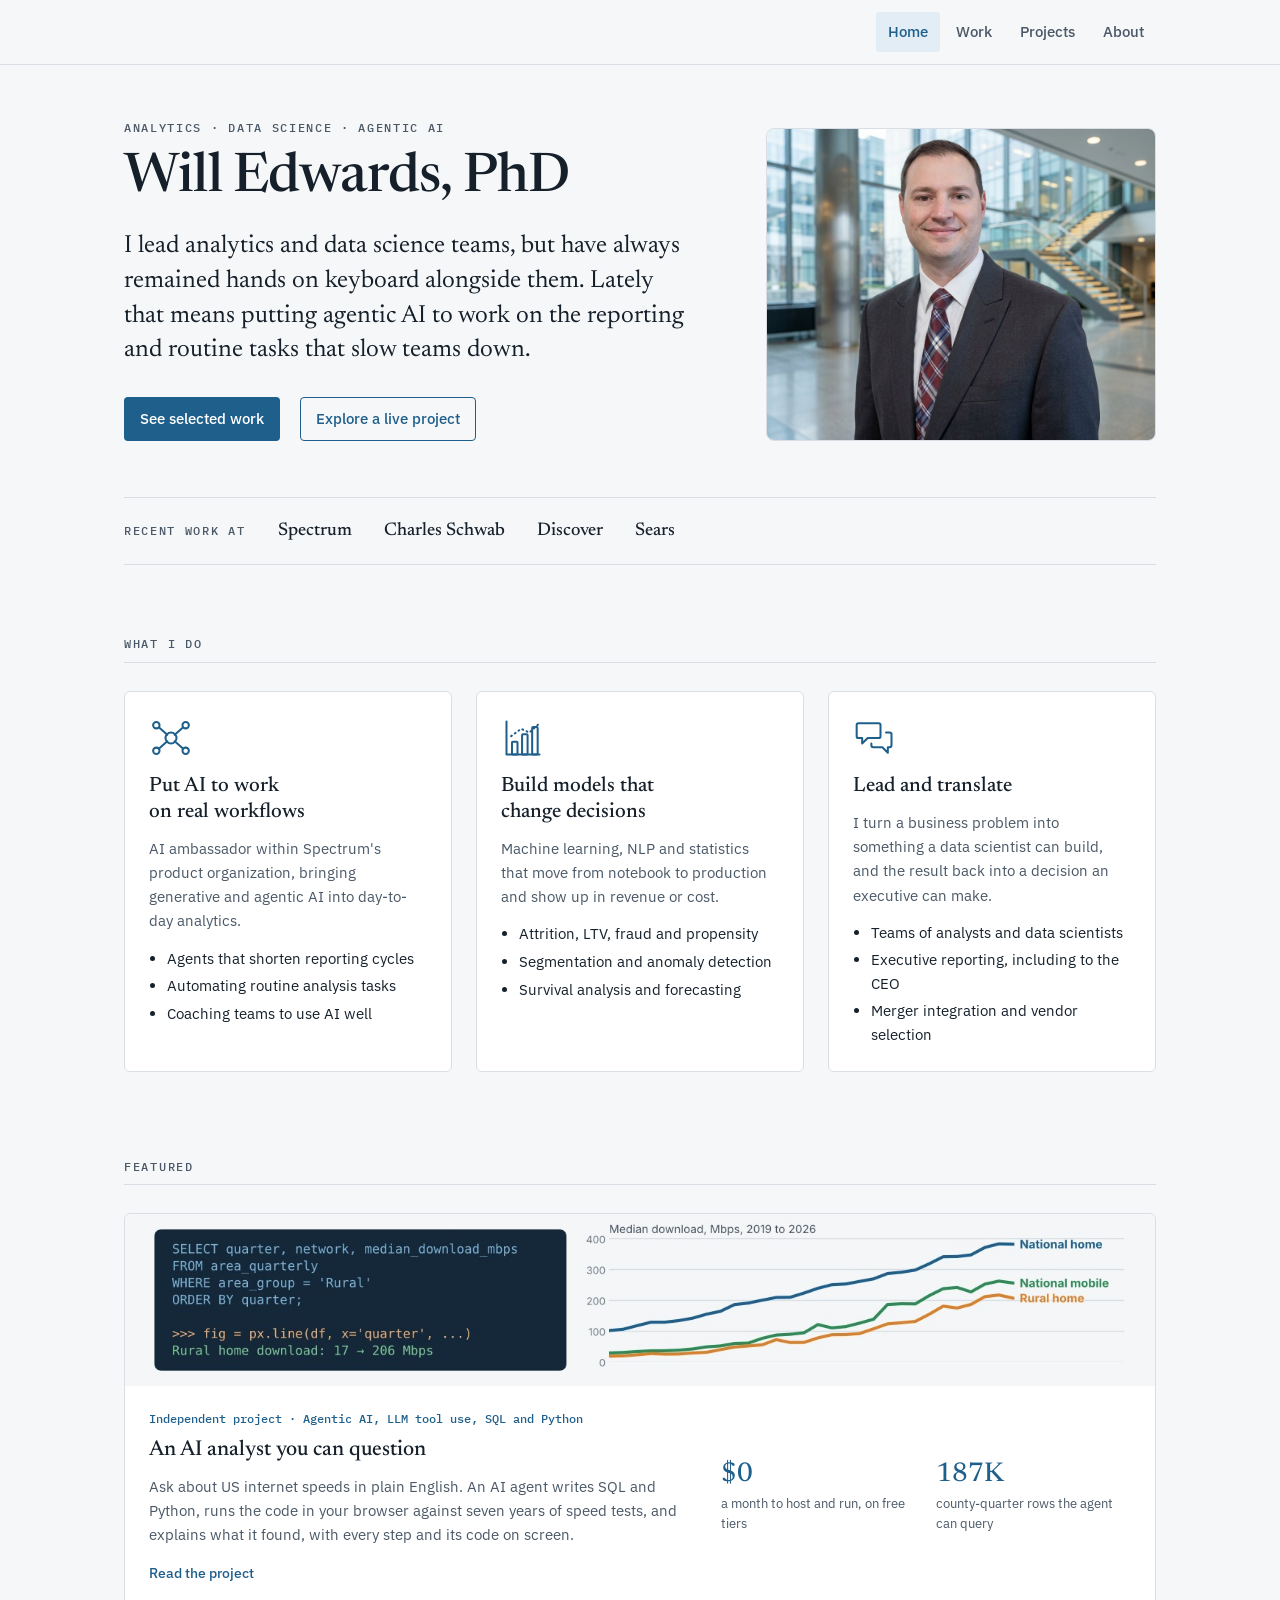
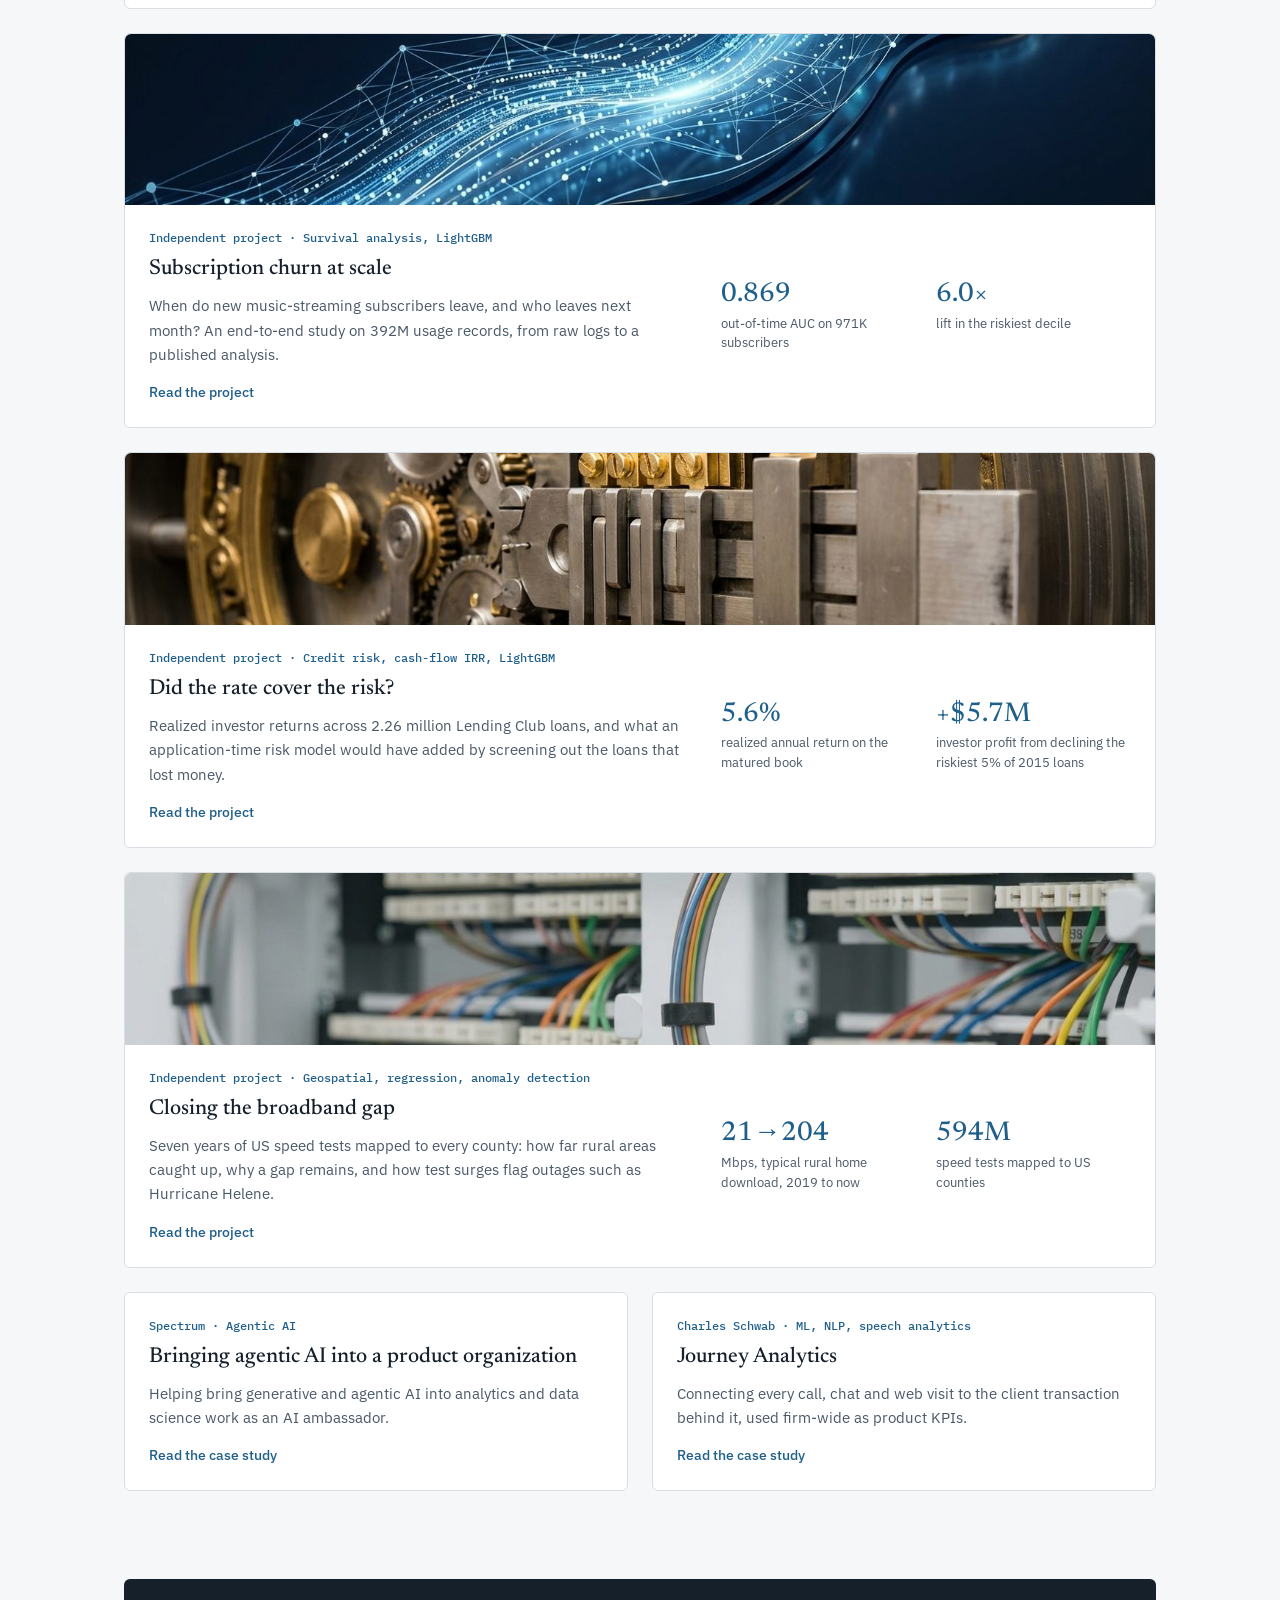
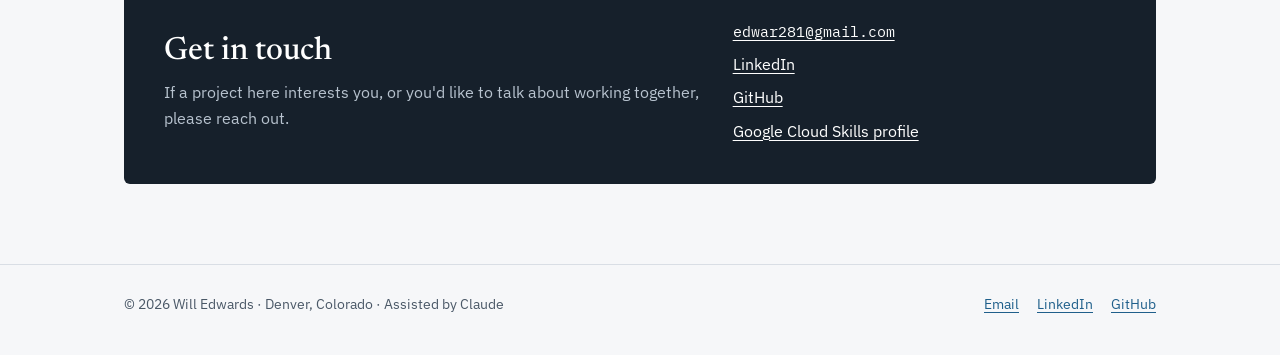
<file: index.html>
<!doctype html>
<html lang="en">
<head>
<meta charset="utf-8">
<meta name="viewport" content="width=device-width, initial-scale=1">
<title>Will Edwards, PhD | Analytics, Data Science & AI</title>
<meta name="description" content="Will Edwards leads analytics and data science teams and puts agentic AI to work on reporting and routine analysis.">
<meta property="og:title" content="Will Edwards, PhD | Analytics, Data Science & AI">
<meta property="og:description" content="Will Edwards leads analytics and data science teams and puts agentic AI to work on reporting and routine analysis.">
<meta property="og:type" content="website">
<link rel="icon" href="assets/favicon.svg" type="image/svg+xml">
<link rel="preconnect" href="https://fonts.googleapis.com">
<link rel="preconnect" href="https://fonts.gstatic.com" crossorigin>
<link rel="stylesheet" href="https://fonts.googleapis.com/css2?family=Newsreader:opsz,wght@6..72,400;6..72,500&family=IBM+Plex+Sans:wght@400;500;600&family=IBM+Plex+Mono:wght@400;500&display=swap">
<link rel="stylesheet" href="assets/site.css?v=c409feef">
</head>
<body>
<a class="skip" href="#main">Skip to content</a>
<header class="site-head">
  <div class="container">
    <span></span>
    <nav aria-label="Main">
      <ul class="nav">
        <li><a href="index.html" aria-current="page">Home</a></li>
        <li><a href="work.html">Work</a></li>
        <li><a href="projects.html">Projects</a></li>
        <li><a href="about.html">About</a></li>
      </ul>
    </nav>
  </div>
</header>
<main id="main" class="container">
<section class="hero">
  <div>
    <p class="eyebrow">Analytics &middot; Data science &middot; Agentic AI</p>
    <h1>Will Edwards, PhD
    </h1>
    <p class="lead">I lead analytics and data science teams, but have always remained hands on keyboard alongside them. Lately that means putting agentic AI to work on the reporting and routine tasks that slow teams down.</p>
    <p class="actions">
      <a class="btn" href="work.html">See selected work</a>
      <a class="btn ghost" href="projects.html">Explore a live project</a>
    </p>
  </div>
  <figure class="portrait"><img src="assets/headshot.jpg" width="960" height="768" alt="Will Edwards"></figure>
</section>

<div class="employers" aria-label="Recent employers">
  <p class="eyebrow">Recent work at</p>
  <span>Spectrum</span><span>Charles Schwab</span><span>Discover</span><span>Sears</span>
</div>

<section aria-labelledby="what-title">
  <h2 class="section-title" id="what-title">What I do</h2>
  <div class="pillars">
    <article class="pillar">
      <svg class="ico" viewBox="0 0 48 48" width="44" height="44" fill="none" stroke="currentColor" stroke-width="2.2" stroke-linecap="round" stroke-linejoin="round" aria-hidden="true"><circle cx="24" cy="24" r="6"/><circle cx="8" cy="10" r="3.5"/><circle cx="40" cy="10" r="3.5"/><circle cx="8" cy="38" r="3.5"/><circle cx="40" cy="38" r="3.5"/><path d="M11 12.5l9 8M37 12.5l-9 8M11 35.5l9-8M37 35.5l-9-8"/></svg>
      <h3>Put AI to work on real workflows</h3>
      <p>AI ambassador within Spectrum's product organization, bringing generative and agentic AI into day-to-day analytics.</p>
      <ul><li>Agents that shorten reporting cycles</li><li>Automating routine analysis tasks</li><li>Coaching teams to use AI well</li></ul>
    </article>
    <article class="pillar">
      <svg class="ico" viewBox="0 0 48 48" width="44" height="44" fill="none" stroke="currentColor" stroke-width="2.2" stroke-linecap="round" stroke-linejoin="round" aria-hidden="true"><path d="M6 6v36h36"/><rect x="12" y="28" width="6" height="14" rx="1"/><rect x="23" y="20" width="6" height="22" rx="1"/><rect x="34" y="12" width="6" height="30" rx="1"/><path d="M11 22l11-8 9 4 11-10" stroke-dasharray="1 4"/></svg>
      <h3>Build models that change decisions</h3>
      <p>Machine learning, NLP and statistics that move from notebook to production and show up in revenue or cost.</p>
      <ul><li>Attrition, LTV, fraud and propensity</li><li>Segmentation and anomaly detection</li><li>Survival analysis and forecasting</li></ul>
    </article>
    <article class="pillar">
      <svg class="ico" viewBox="0 0 48 48" width="44" height="44" fill="none" stroke="currentColor" stroke-width="2.2" stroke-linecap="round" stroke-linejoin="round" aria-hidden="true"><path d="M6 8h22a2 2 0 012 2v12a2 2 0 01-2 2H16l-6 6v-6H6a2 2 0 01-2-2V10a2 2 0 012-2z"/><path d="M20 30v2a2 2 0 002 2h10l6 6v-6h2a2 2 0 002-2V20a2 2 0 00-2-2h-4"/></svg>
      <h3>Lead and translate</h3>
      <p>I turn a business problem into something a data scientist can build, and the result back into a decision an executive can make.</p>
      <ul><li>Teams of analysts and data scientists</li><li>Executive reporting, including to the CEO</li><li>Merger integration and vendor selection</li></ul>
    </article>
  </div>
</section>

<section aria-labelledby="featured-title">
  <h2 class="section-title" id="featured-title">Featured</h2>
  <div class="cards">
    <a class="card feature" href="projects.html#ai-analyst">
      <img class="card-img" src="assets/proj-analyst.jpg" width="1400" height="280" alt="">
      <div class="body">
        <span class="meta">Independent project &middot; Agentic AI, LLM tool use, SQL and Python</span>
        <h3>An AI analyst you can question</h3>
        <p>Ask about US internet speeds in plain English. An AI agent writes SQL and Python, runs the code in your browser against seven years of speed tests, and explains what it found, with every step and its code on screen.</p>
        <span class="more">Read the project</span>
      </div>
      <dl class="kpis" style="grid-template-columns:repeat(2,minmax(0,1fr))">
        <div><dt>$0</dt><dd>a month to host and run, on free tiers</dd></div>
        <div><dt>187K</dt><dd>county-quarter rows the agent can query</dd></div>
      </dl>
    </a>
    <a class="card feature" href="projects.html#kkbox-churn">
      <img class="card-img" src="assets/proj-kkbox.jpg" width="1400" height="280" alt="">
      <div class="body">
        <span class="meta">Independent project &middot; Survival analysis, LightGBM</span>
        <h3>Subscription churn at scale</h3>
        <p>When do new music-streaming subscribers leave, and who leaves next month? An end-to-end study on 392M usage records, from raw logs to a published analysis.</p>
        <span class="more">Read the project</span>
      </div>
      <dl class="kpis" style="grid-template-columns:repeat(2,minmax(0,1fr))">
        <div><dt>0.869</dt><dd>out-of-time AUC on 971K subscribers</dd></div>
        <div><dt>6.0&times;</dt><dd>lift in the riskiest decile</dd></div>
      </dl>
    </a>
    <a class="card feature" href="projects.html#lending-club-credit">
      <img class="card-img" src="assets/proj-lending.jpg" width="1400" height="280" alt="">
      <div class="body">
        <span class="meta">Independent project &middot; Credit risk, cash-flow IRR, LightGBM</span>
        <h3>Did the rate cover the risk?</h3>
        <p>Realized investor returns across 2.26 million Lending Club loans, and what an application-time risk model would have added by screening out the loans that lost money.</p>
        <span class="more">Read the project</span>
      </div>
      <dl class="kpis" style="grid-template-columns:repeat(2,minmax(0,1fr))">
        <div><dt>5.6%</dt><dd>realized annual return on the matured book</dd></div>
        <div><dt>+$5.7M</dt><dd>investor profit from declining the riskiest 5% of 2015 loans</dd></div>
      </dl>
    </a>
    <a class="card feature" href="projects.html#ookla-broadband">
      <img class="card-img" src="assets/proj-broadband.jpg" width="1400" height="280" alt="">
      <div class="body">
        <span class="meta">Independent project &middot; Geospatial, regression, anomaly detection</span>
        <h3>Closing the broadband gap</h3>
        <p>Seven years of US speed tests mapped to every county: how far rural areas caught up, why a gap remains, and how test surges flag outages such as Hurricane Helene.</p>
        <span class="more">Read the project</span>
      </div>
      <dl class="kpis" style="grid-template-columns:repeat(2,minmax(0,1fr))">
        <div><dt>21&rarr;204</dt><dd>Mbps, typical rural home download, 2019 to now</dd></div>
        <div><dt>594M</dt><dd>speed tests mapped to US counties</dd></div>
      </dl>
    </a>
    <a class="card" href="work.html#ai-transformation">
      <span class="meta">Spectrum &middot; Agentic AI</span>
      <h3>Bringing agentic AI into a product organization</h3>
      <p>Helping bring generative and agentic AI into analytics and data science work as an AI ambassador.</p>
      <span class="more">Read the case study</span>
    </a>
    <a class="card" href="work.html#journey-analytics">
      <span class="meta">Charles Schwab &middot; ML, NLP, speech analytics</span>
      <h3>Journey Analytics</h3>
      <p>Connecting every call, chat and web visit to the client transaction behind it, used firm-wide as product KPIs.</p>
      <span class="more">Read the case study</span>
    </a>
  </div>
</section>

<section class="contact" aria-labelledby="contact-title">
  <div>
    <h2 id="contact-title">Get in touch</h2>
    <p>If a project here interests you, or you'd like to talk about working together, please reach out.</p>
  </div>
  <ul>
    <li class="email"><a href="mailto:edwar281@gmail.com">edwar281@gmail.com</a></li>
    <li><a href="https://www.linkedin.com/in/williamaedwards" rel="noopener">LinkedIn</a></li>
    <li><a href="https://github.com/edwar281" rel="noopener">GitHub</a></li>
    <li><a href="https://www.cloudskillsboost.google/public_profiles/9ac31947-fc91-422f-a510-274ea5ed46ab" rel="noopener">Google Cloud Skills profile</a></li>
  </ul>
</section>
</main>
<footer class="site-foot">
  <div class="container">
    <span>&copy; 2026 Will Edwards &middot; Denver, Colorado &middot; Assisted by Claude</span>
    <ul>
      <li><a href="mailto:edwar281@gmail.com">Email</a></li>
      <li><a href="https://www.linkedin.com/in/williamaedwards" rel="noopener">LinkedIn</a></li>
      <li><a href="https://github.com/edwar281" rel="noopener">GitHub</a></li>
    </ul>
  </div>
</footer>
</body>
</html>
</file>
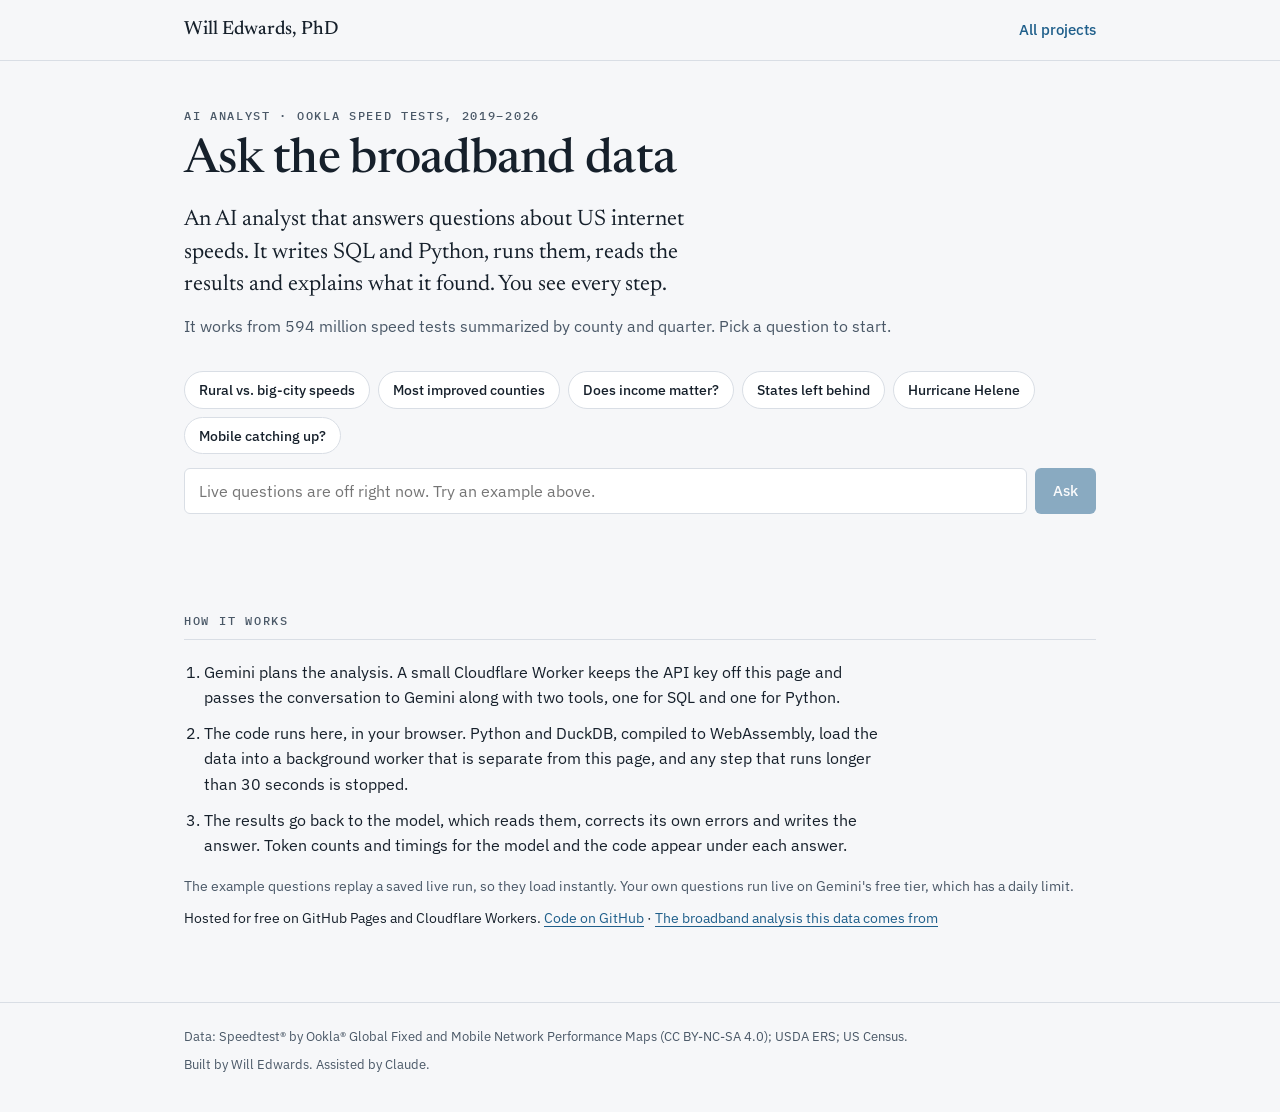
<file: ai-analyst/index.html>
<!doctype html>
<html lang="en">
<head>
<meta charset="utf-8">
<meta name="viewport" content="width=device-width, initial-scale=1">
<title>Broadband Analyst | Will Edwards</title>
<meta name="description" content="An AI analyst that writes SQL and Python against seven years of US internet speed tests, and shows every step.">
<link rel="icon" href="data:image/svg+xml,%3Csvg xmlns='http://www.w3.org/2000/svg' viewBox='0 0 32 32'%3E%3Crect width='32' height='32' rx='6' fill='%231f5f8b'/%3E%3Ctext x='16' y='22' font-family='Georgia,serif' font-size='17' fill='%23fff' text-anchor='middle'%3EWE%3C/text%3E%3C/svg%3E">
<link rel="preconnect" href="https://fonts.googleapis.com">
<link rel="preconnect" href="https://fonts.gstatic.com" crossorigin>
<link rel="stylesheet" href="https://fonts.googleapis.com/css2?family=Newsreader:opsz,wght@6..72,400;6..72,500&family=IBM+Plex+Sans:wght@400;500;600&family=IBM+Plex+Mono:wght@400;500&display=swap">
<link rel="stylesheet" href="style.css">
</head>
<body>
<header class="site-head">
  <div class="container">
    <a class="brand" href="https://edwar281.github.io/public/">Will Edwards, PhD</a>
    <a class="back" href="https://edwar281.github.io/public/projects.html">All projects</a>
  </div>
</header>

<main class="container">
  <section class="intro">
    <p class="eyebrow">AI analyst &middot; Ookla speed tests, 2019&ndash;2026</p>
    <h1>Ask the broadband data</h1>
    <p class="lead">An AI analyst that answers questions about US internet speeds. It writes SQL and Python, runs them, reads the results and explains what it found. You see every step.</p>
    <p class="muted">It works from 594 million speed tests summarized by county and quarter. Pick a question to start.</p>
  </section>

  <section class="ask" aria-label="Ask a question">
    <div class="chips" id="chips" role="list"></div>
    <form id="ask-form" class="ask-form">
      <label class="sr-only" for="question">Your question</label>
      <input id="question" name="question" maxlength="500" autocomplete="off"
             placeholder="Or ask your own, e.g. Which Colorado counties have the slowest home internet?">
      <button type="submit" class="btn" id="ask-btn">Ask</button>
    </form>
    <p class="status" id="status" aria-live="polite"></p>
  </section>

  <section id="run" class="run" aria-live="polite"></section>

  <section class="how">
    <h2 class="section-title">How it works</h2>
    <ol class="flow">
      <li>Gemini plans the analysis. A small Cloudflare Worker keeps the API key off this page and passes the conversation to Gemini along with two tools, one for SQL and one for Python.</li>
      <li>The code runs here, in your browser. Python and DuckDB, compiled to WebAssembly, load the data into a background worker that is separate from this page, and any step that runs longer than 30 seconds is stopped.</li>
      <li>The results go back to the model, which reads them, corrects its own errors and writes the answer. Token counts and timings for the model and the code appear under each answer.</li>
    </ol>
    <p class="muted small">The example questions replay a saved live run, so they load instantly. Your own questions run live on Gemini's free tier, which has a daily limit.</p>
    <p class="small">Hosted for free on GitHub Pages and Cloudflare Workers. <a href="https://github.com/edwar281/public/tree/main/ai-analyst">Code on GitHub</a> &middot; <a href="https://edwar281.github.io/public/ookla-broadband/dashboard/">The broadband analysis this data comes from</a></p>
  </section>
</main>

<footer class="site-foot">
  <div class="container">
    <span>Data: Speedtest&reg; by Ookla&reg; Global Fixed and Mobile Network Performance Maps (CC BY-NC-SA 4.0); USDA ERS; US Census.</span>
    <span>Built by Will Edwards. Assisted by Claude.</span>
  </div>
</footer>

<template id="step-tpl">
  <article class="step">
    <header><span class="badge"></span><span class="purpose"></span></header>
    <details class="code"><summary>Show code</summary><pre><code></code></pre></details>
    <div class="output"><p class="pending">Running&hellip;</p></div>
  </article>
</template>

<script src="config.js"></script>
<script src="app.js"></script>
</body>
</html>
</file>
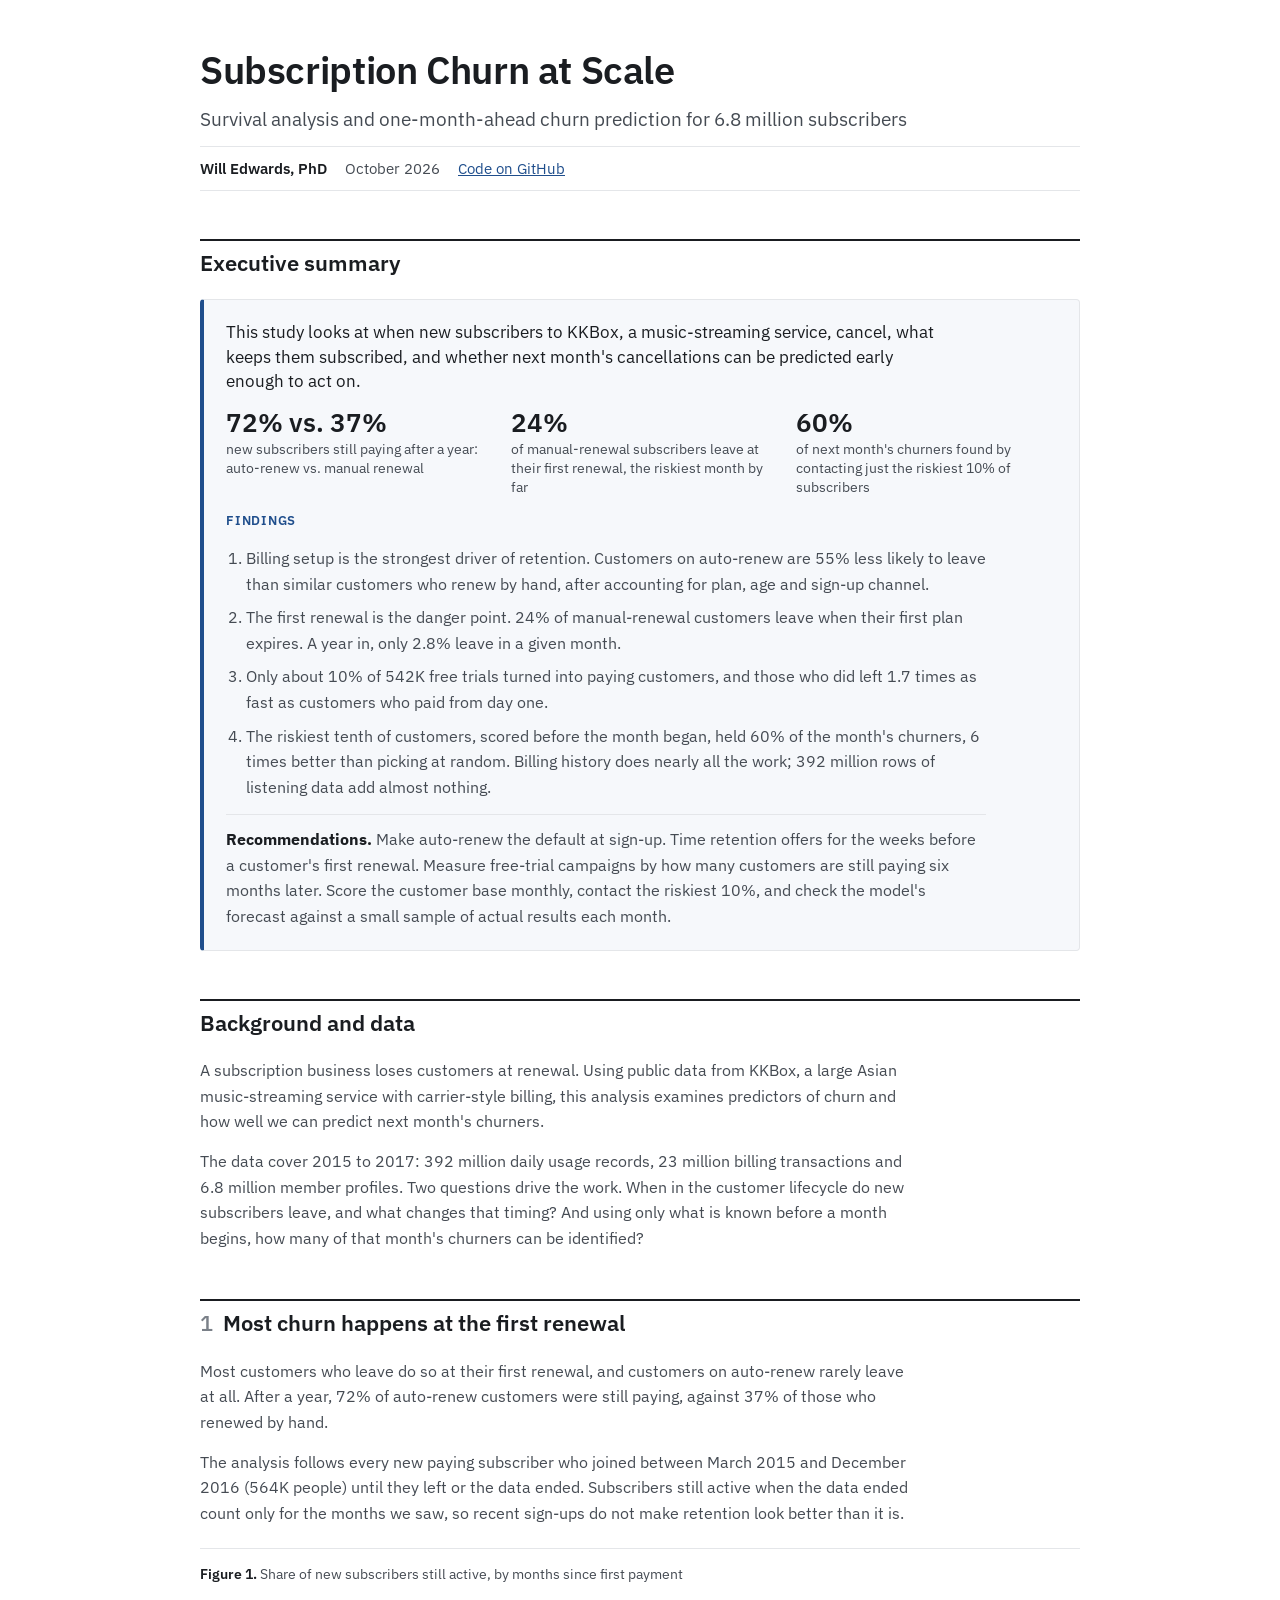
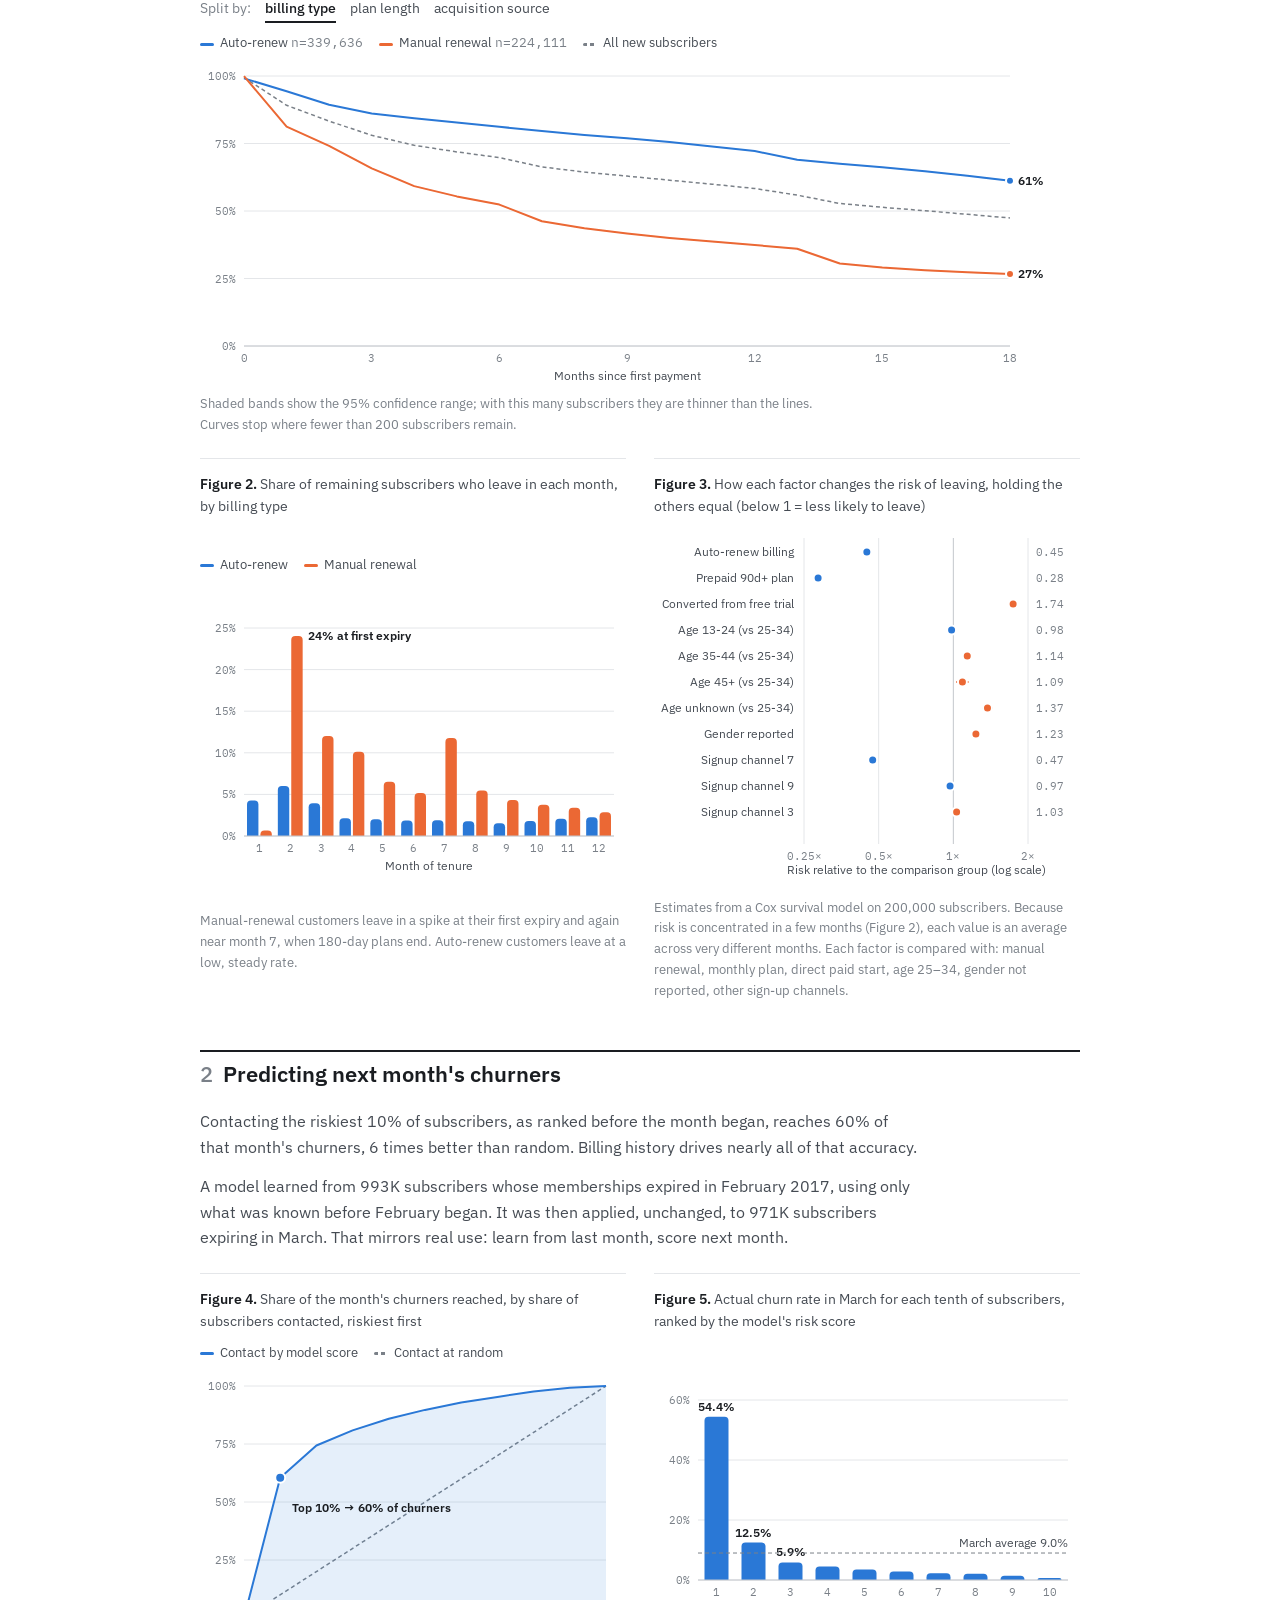
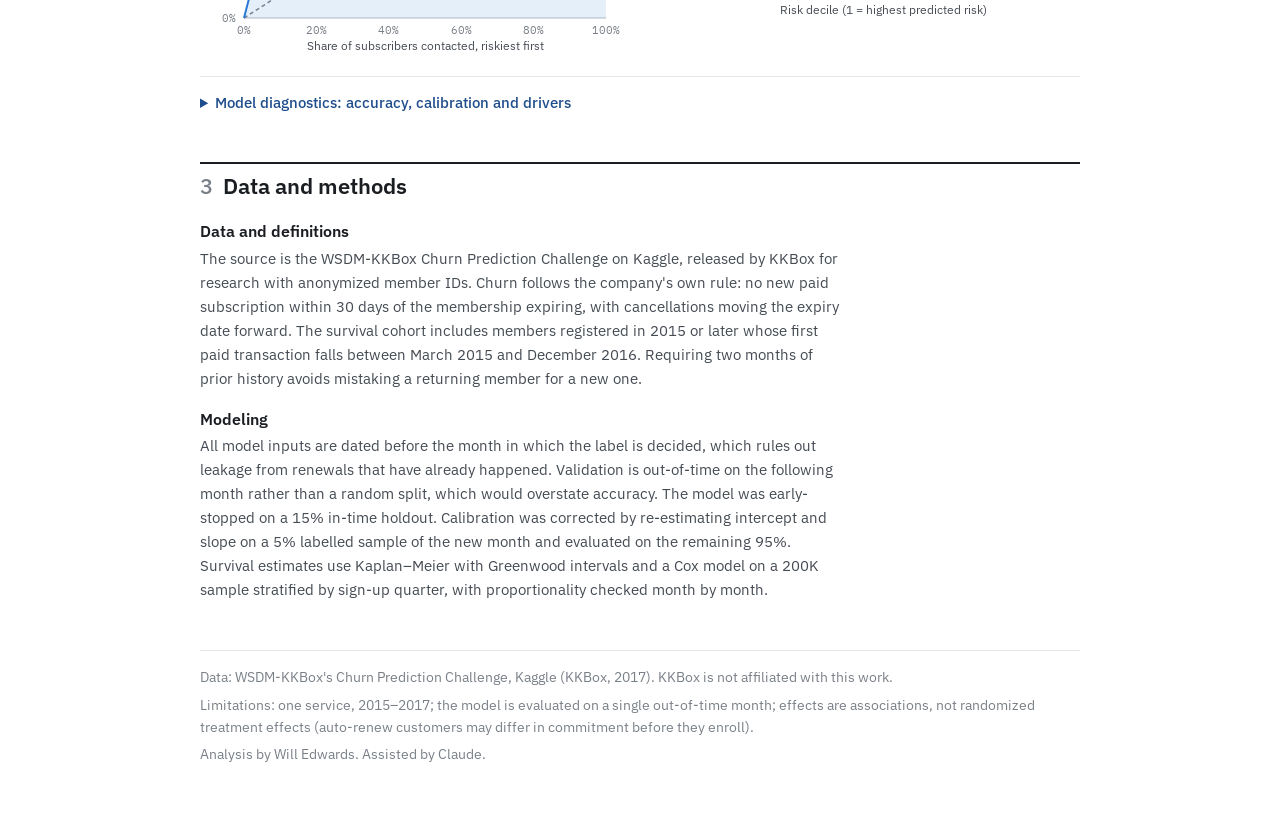
<file: kkbox-churn/dashboard/index.html>
<!doctype html>
<html lang="en">
<head>
<meta charset="utf-8">
<meta name="viewport" content="width=device-width, initial-scale=1, viewport-fit=cover">
<meta name="description" content="Survival analysis and an out-of-time churn model on 6.8M subscribers, by Will Edwards, PhD.">
</head>
<body>
<title>KKBox Churn Study</title>
<link rel="preconnect" href="https://fonts.googleapis.com">
<link rel="preconnect" href="https://fonts.gstatic.com" crossorigin>
<link rel="stylesheet" href="https://fonts.googleapis.com/css2?family=IBM+Plex+Sans:ital,wght@0,400;0,500;0,600;1,400&family=IBM+Plex+Mono:wght@400;500&display=swap">
<style>
/* Layout: a written analytical report. One 920px column, numbered sections, figures and tables
   separated by hairlines with numbered captions. No cards, no hero. */
:root{
  --bg:#ffffff; --panel:#ffffff; --ink:#1a1d21; --ink-2:#454b53; --muted:#7a8088;
  --rule:#e4e6e9; --axis:#c3c7cc; --accent:#1f4e8c;
  --s1:#2a78d6; --s2:#eb6834; --s3:#1baf7a;
  --band1:rgba(42,120,214,.12); --band2:rgba(235,104,52,.12);
  --f-body:"IBM Plex Sans", system-ui, -apple-system, "Segoe UI", sans-serif;
  --f-mono:"IBM Plex Mono", ui-monospace, "SFMono-Regular", Menlo, Consolas, monospace;
  color-scheme:light;
}
*{box-sizing:border-box}
body{background:var(--bg);color:var(--ink);font-family:var(--f-body);font-size:16px;line-height:1.6;margin:0}
.wrap{max-width:920px;margin:0 auto;padding-inline:20px;padding-block:48px 64px;display:grid;gap:48px}
h1,h2,h3{text-wrap:balance;margin:0;font-weight:600}
h1{font-size:clamp(28px,4.4vw,38px);line-height:1.15;letter-spacing:-.01em}
h2{font-size:22px;line-height:1.25;padding-top:8px;border-top:2px solid var(--ink)}
h2 .n{color:var(--muted);font-weight:500;margin-right:10px}
h3{font-size:16px;line-height:1.35}
p{margin:0;max-width:72ch}
a{color:var(--accent)}
a:focus-visible,button:focus-visible{outline:2px solid var(--accent);outline-offset:2px}

header{display:grid;gap:14px}
.subtitle{font-size:19px;color:var(--ink-2);line-height:1.4}
.byline{display:flex;flex-wrap:wrap;gap:4px 18px;font-size:14.5px;color:var(--ink-2);padding-block:10px;border-block:1px solid var(--rule)}
.byline b{color:var(--ink);font-weight:600}
section{display:grid;gap:22px}
.prose{display:grid;gap:14px}
.prose p{color:var(--ink-2)}
ol.findings{margin:0;padding-left:22px;display:grid;gap:14px;max-width:76ch}
ol.findings li{color:var(--ink-2);padding-left:4px}
ol.findings li b{color:var(--ink);font-weight:600}

figure{margin:0;display:grid;gap:10px;min-width:0;padding-top:14px;border-top:1px solid var(--rule)}
figcaption{font-size:14px;color:var(--ink-2);max-width:80ch}
figcaption b{color:var(--ink);font-weight:600}
.fignote{font-size:13px;color:var(--muted);max-width:80ch}
.grid2{display:grid;grid-template-columns:repeat(2,minmax(0,1fr));gap:28px}
@media (max-width:820px){.grid2{grid-template-columns:1fr}}
.chart{width:100%;min-height:260px;position:relative}
.chart svg{display:block;width:100%;overflow:visible}
.chart text{font-family:var(--f-mono);font-size:11px;fill:var(--muted)}
.chart .lbl{fill:var(--ink-2);font-family:var(--f-body);font-size:12px}
.chart .lbl-strong{fill:var(--ink);font-family:var(--f-body);font-size:12px;font-weight:600}
.legend{display:flex;flex-wrap:wrap;gap:6px 16px;font-size:13px;color:var(--ink-2)}
.legend i{display:inline-block;width:14px;height:3px;border-radius:2px;vertical-align:middle;margin-right:6px}
.legend i.dash{background:repeating-linear-gradient(90deg,var(--muted) 0 4px,transparent 4px 7px)!important}
.mono{font-family:var(--f-mono)}
.seg{display:flex;flex-wrap:wrap;gap:4px 14px;font-size:13.5px;color:var(--muted);align-items:baseline}
.seg button{font:inherit;border:0;background:none;padding:2px 0;color:var(--ink-2);cursor:pointer;border-bottom:2px solid transparent}
.seg button[aria-pressed="true"]{color:var(--ink);border-bottom-color:var(--ink);font-weight:500}

table{border-collapse:collapse;width:100%;font-size:14px}
th,td{text-align:right;padding:7px 10px;border-bottom:1px solid var(--rule);font-variant-numeric:tabular-nums;vertical-align:top}
th:first-child,td:first-child{text-align:left;padding-left:0}
thead th{font-weight:600;color:var(--ink);border-bottom:1px solid var(--ink)}
tr.final td{font-weight:600}
.tblwrap{overflow-x:auto}
.translate td,.translate th{text-align:left}
.methods{display:grid;gap:18px}
.methods h3{margin-bottom:4px}
.methods p{color:var(--ink-2);font-size:15px}
.bottomline{display:grid;gap:14px;padding:20px 22px;border:1px solid var(--rule);border-left:4px solid var(--accent);background:#f6f8fb;border-radius:4px}
.bl-q{font-size:17px;color:var(--ink);max-width:72ch;line-height:1.45}
.bl-head{font-weight:600;font-size:13px;letter-spacing:.06em;text-transform:uppercase;color:var(--accent)}
.bl-kpis{display:grid;grid-template-columns:repeat(3,minmax(0,1fr));gap:12px 24px;margin:0}
@media (max-width:640px){.bl-kpis{grid-template-columns:1fr}}
.bl-kpis dt{font-size:26px;font-weight:600;line-height:1.1;font-variant-numeric:tabular-nums}
.bl-kpis dd{margin:4px 0 0;font-size:13.5px;color:var(--ink-2);line-height:1.4}
.bl-points{margin:0;padding-left:20px;display:grid;gap:8px;max-width:76ch;color:var(--ink-2)}
.bl-points b,.bl-rec b{color:var(--ink)}
.bl-rec{color:var(--ink-2);max-width:76ch;padding-top:12px;border-top:1px solid var(--rule)}
details.tech{border-top:1px solid var(--rule);padding-top:14px;display:grid;gap:22px}
details.tech summary{cursor:pointer;font-size:14.5px;font-weight:500;color:var(--accent)}
details.tech[open] summary{margin-bottom:16px}
footer{display:grid;gap:6px;border-top:1px solid var(--rule);padding-top:16px;color:var(--muted);font-size:13.5px}

#tip{position:fixed;pointer-events:none;background:var(--panel);color:var(--ink);border:1px solid var(--rule);box-shadow:0 4px 16px rgba(0,0,0,.12);border-radius:4px;padding:7px 9px;font-size:12.5px;line-height:1.45;z-index:10;max-width:260px}
#tip b{font-weight:600}
#tip .sw{display:inline-block;width:8px;height:8px;border-radius:50%;margin-right:6px;vertical-align:baseline}
</style>

<div class="wrap">
<header>
  <h1>Subscription Churn at Scale</h1>
  <p class="subtitle">Survival analysis and one-month-ahead churn prediction for 6.8 million subscribers</p>
  <div class="byline"><span><b>Will Edwards, PhD</b></span><span>October 2026</span><a id="repo" href="https://github.com/edwar281/public/tree/main/kkbox-churn">Code on GitHub</a></div>
</header>

<section aria-labelledby="sum" class="exec">
  <h2 id="sum">Executive summary</h2>
  <div class="bottomline">
    <p class="bl-q" id="exQ"></p>
    <dl class="bl-kpis" id="blKpis"></dl>
    <p class="bl-head">Findings</p>
    <ol class="bl-points" id="blPoints"></ol>
    <p class="bl-rec" id="blRec"></p>
  </div>
</section>

<section aria-labelledby="about">
  <h2 id="about">Background and data</h2>
  <div class="prose">
    <p>A subscription business loses customers at renewal. Using public data from KKBox, a large Asian music-streaming service with carrier-style billing, this analysis examines predictors of churn and how well we can predict next month's churners.</p>
    <p>The data cover 2015 to 2017: 392 million daily usage records, 23 million billing transactions and 6.8 million member profiles. Two questions drive the work. When in the customer lifecycle do new subscribers leave, and what changes that timing? And using only what is known before a month begins, how many of that month's churners can be identified?</p>
  </div>
</section>

<section aria-labelledby="ch1">
  <h2 id="ch1"><span class="n">1</span>Most churn happens at the first renewal</h2>
  <div class="prose">
    <p id="s1lead"></p>
    <p>The analysis follows every new paying subscriber who joined between March 2015 and December 2016 (564K people) until they left or the data ended. Subscribers still active when the data ended count only for the months we saw, so recent sign-ups do not make retention look better than it is.</p>
  </div>
  <figure>
    <figcaption><b>Figure 1.</b> Share of new subscribers still active, by months since first payment</figcaption>
    <div class="seg" role="group" aria-label="Split survival curve by" id="kmSeg"><span>Split by:</span>
      <button type="button" aria-pressed="true" data-k="billing">billing type</button>
      <button type="button" aria-pressed="false" data-k="plan">plan length</button>
      <button type="button" aria-pressed="false" data-k="origin">acquisition source</button>
    </div>
    <div class="legend" id="kmLegend"></div>
    <div class="chart" id="km" style="min-height:320px"></div>
    <div class="fignote">Shaded bands show the 95% confidence range; with this many subscribers they are thinner than the lines. Curves stop where fewer than 200 subscribers remain.</div>
  </figure>
  <div class="grid2">
    <figure>
      <figcaption><b>Figure 2.</b> Share of remaining subscribers who leave in each month, by billing type</figcaption>
      <div class="legend"><span><i style="background:var(--s1)"></i>Auto-renew</span><span><i style="background:var(--s2)"></i>Manual renewal</span></div>
      <div class="chart" id="hazard"></div>
      <div class="fignote">Manual-renewal customers leave in a spike at their first expiry and again near month 7, when 180-day plans end. Auto-renew customers leave at a low, steady rate.</div>
    </figure>
    <figure>
      <figcaption><b>Figure 3.</b> How each factor changes the risk of leaving, holding the others equal (below 1 = less likely to leave)</figcaption>
      <div class="chart" id="forest" style="min-height:360px"></div>
      <div class="fignote" id="coxNote"></div>
    </figure>
  </div>
</section>

<section aria-labelledby="ch2">
  <h2 id="ch2"><span class="n">2</span>Predicting next month's churners</h2>
  <div class="prose">
    <p id="s2lead"></p>
    <p>A model learned from 993K subscribers whose memberships expired in February 2017, using only what was known before February began. It was then applied, unchanged, to 971K subscribers expiring in March. That mirrors real use: learn from last month, score next month.</p>
  </div>
  <div class="grid2">
    <figure>
      <figcaption><b>Figure 4.</b> Share of the month's churners reached, by share of subscribers contacted, riskiest first</figcaption>
      <div class="legend"><span><i style="background:var(--s1)"></i>Contact by model score</span><span><i class="dash"></i>Contact at random</span></div>
      <div class="chart" id="gains"></div>
    </figure>
    <figure>
      <figcaption><b>Figure 5.</b> Actual churn rate in March for each tenth of subscribers, ranked by the model's risk score</figcaption>
      <div class="chart" id="deciles" style="min-height:240px"></div>
    </figure>
  </div>
  <details class="tech">
    <summary>Model diagnostics: accuracy, calibration and drivers</summary>
    <figure>
      <figcaption><b>Table A.</b> Out-of-time performance (March 2017) as each data source is added</figcaption>
      <div class="tblwrap"><table id="specTbl"></table></div>
      <div class="fignote">AUC is the probability that a random churner is ranked above a random non-churner (0.5 is chance). PR-AUC reflects performance on the rare class; the March base rate is 9.0%.</div>
    </figure>
    <div class="grid2">
      <figure>
        <figcaption><b>Figure A.</b> Calibration on the March test set: predicted vs. observed churn rate in ten equal-size risk groups (log scale)</figcaption>
        <div class="legend"><span><i style="background:var(--s2)"></i>As trained (February)</span><span><i style="background:var(--s1)"></i>After recalibration</span><span><i class="dash"></i>Perfect calibration</span></div>
        <div class="chart" id="calib" style="min-height:300px"></div>
        <div class="fignote" id="calNote"></div>
      </figure>
      <figure>
        <figcaption><b>Figure B.</b> Features with the largest influence on predicted risk: mean absolute SHAP value (log-odds) across 20K March subscribers</figcaption>
        <div class="chart" id="shap" style="min-height:360px"></div>
      </figure>
    </div>
  </details>
</section>

<section aria-labelledby="meth" id="methods">
  <h2 id="meth"><span class="n">3</span>Data and methods</h2>
  <div class="methods">
    <div>
      <h3>Data and definitions</h3>
      <p>The source is the WSDM-KKBox Churn Prediction Challenge on Kaggle, released by KKBox for research with anonymized member IDs. Churn follows the company's own rule: no new paid subscription within 30 days of the membership expiring, with cancellations moving the expiry date forward. The survival cohort includes members registered in 2015 or later whose first paid transaction falls between March 2015 and December 2016. Requiring two months of prior history avoids mistaking a returning member for a new one.</p>
    </div>
    <div>
      <h3>Modeling</h3>
      <p>All model inputs are dated before the month in which the label is decided, which rules out leakage from renewals that have already happened. Validation is out-of-time on the following month rather than a random split, which would overstate accuracy. The model was early-stopped on a 15% in-time holdout. Calibration was corrected by re-estimating intercept and slope on a 5% labelled sample of the new month and evaluated on the remaining 95%. Survival estimates use Kaplan–Meier with Greenwood intervals and a Cox model on a 200K sample stratified by sign-up quarter, with proportionality checked month by month.</p>
    </div>
  </div>
</section>

<footer>
  <div>Data: WSDM-KKBox's Churn Prediction Challenge, Kaggle (KKBox, 2017). KKBox is not affiliated with this work.</div>
  <div>Limitations: one service, 2015–2017; the model is evaluated on a single out-of-time month; effects are associations, not randomized treatment effects (auto-renew customers may differ in commitment before they enroll).</div>
  <div>Analysis by Will Edwards. Assisted by Claude.</div>
</footer>
</div>
<div id="tip" hidden></div>

<script>
const D = {"surv":{"cohort":{"n":563747,"churned":227720,"start":"2015-03-01","end":"2016-12-31"},"overall":{"t":[0,30,60,90,120,150,180,210,240,270,300,330,360,390,420,450,480,510,540],"s":[0.9946,0.8913,0.833,0.7802,0.7435,0.7189,0.6976,0.6632,0.644,0.6291,0.614,0.5991,0.5834,0.5589,0.5278,0.5138,0.501,0.4877,0.474],"lo":[0.9944,0.8905,0.832,0.7791,0.7423,0.7177,0.6963,0.6619,0.6427,0.6277,0.6126,0.5976,0.5819,0.5574,0.5262,0.5122,0.4993,0.4859,0.4722],"hi":[0.9948,0.8921,0.834,0.7813,0.7446,0.7202,0.6988,0.6645,0.6454,0.6304,0.6154,0.6005,0.5848,0.5604,0.5294,0.5154,0.5027,0.4894,0.4759],"n":563747,"events":227720},"segments":{"billing":{"Auto-renew":{"t":[0,30,60,90,120,150,180,210,240,270,300,330,360,390,420,450,480,510,540],"s":[0.9912,0.9436,0.8937,0.8607,0.8432,0.8274,0.8119,0.796,0.7815,0.7695,0.7553,0.7394,0.7217,0.6901,0.6753,0.6622,0.6475,0.6303,0.6117],"lo":[0.9909,0.9428,0.8927,0.8595,0.8419,0.8261,0.8106,0.7946,0.78,0.768,0.7537,0.7377,0.72,0.6883,0.6734,0.6602,0.6454,0.6281,0.6092],"hi":[0.9915,0.9444,0.8947,0.8619,0.8444,0.8287,0.8133,0.7975,0.783,0.771,0.7569,0.741,0.7234,0.6919,0.6772,0.6642,0.6496,0.6325,0.6141],"n":339636,"events":93980},"Manual renewal":{"t":[0,30,60,90,120,150,180,210,240,270,300,330,360,390,420,450,480,510,540],"s":[0.9997,0.8121,0.741,0.6582,0.5923,0.5542,0.5237,0.4617,0.4359,0.4167,0.4003,0.3868,0.374,0.3605,0.3055,0.2904,0.2808,0.2733,0.2669],"lo":[0.9996,0.8104,0.7392,0.6562,0.5902,0.5521,0.5215,0.4595,0.4337,0.4145,0.3981,0.3845,0.3717,0.3582,0.3031,0.288,0.2783,0.2708,0.2643],"hi":[0.9997,0.8137,0.7428,0.6602,0.5944,0.5563,0.5259,0.4639,0.4381,0.4189,0.4026,0.389,0.3763,0.3628,0.3079,0.2928,0.2832,0.2758,0.2694],"n":224111,"events":133740}},"plan":{"Monthly":{"t":[0,30,60,90,120,150,180,210,240,270,300,330,360,390,420,450,480,510,540],"s":[0.994,0.8823,0.8179,0.7602,0.7267,0.7006,0.6787,0.6585,0.6388,0.6231,0.6071,0.5919,0.5756,0.5507,0.5373,0.5238,0.5102,0.4956,0.4806],"lo":[0.9938,0.8814,0.8168,0.759,0.7254,0.6993,0.6774,0.6571,0.6374,0.6216,0.6056,0.5904,0.574,0.5491,0.5357,0.5221,0.5085,0.4937,0.4786],"hi":[0.9942,0.8832,0.8189,0.7614,0.7279,0.7019,0.6801,0.6599,0.6402,0.6245,0.6085,0.5934,0.5771,0.5523,0.539,0.5254,0.512,0.4974,0.4825],"n":495524,"events":201087},"Other":{"t":[0,30,60,90,120,150,180,210,240,270,300,330,360,390,420,450,480,510,540],"s":[0.9948,0.7528,0.674,0.6067,0.5696,0.5436,0.5023,0.4668,0.4467,0.4277,0.4133,0.3854,0.3676,0.3481,0.3126,0.2988,0.2901,0.2833,0.2756],"lo":[0.9933,0.745,0.6655,0.5978,0.5606,0.5346,0.4932,0.4577,0.4377,0.4187,0.4044,0.3765,0.3588,0.3394,0.3041,0.2905,0.2819,0.2751,0.2674],"hi":[0.9959,0.7605,0.6824,0.6154,0.5785,0.5526,0.5113,0.4758,0.4557,0.4366,0.4222,0.3942,0.3763,0.3568,0.321,0.3072,0.2984,0.2915,0.2838],"n":11815,"events":8779},"Prepaid 90d+":{"t":[0,30,60,90,120,150,180,210,240,270,300,330,360,390,420,450,480,510,540],"s":[0.9995,0.9994,0.9994,0.9932,0.9285,0.9186,0.9071,0.7493,0.7356,0.7289,0.7225,0.7145,0.7068,0.686,0.4973,0.4813,0.4749,0.4701,0.4656],"lo":[0.9993,0.9992,0.9992,0.9924,0.9262,0.9162,0.9044,0.7452,0.7314,0.7247,0.7183,0.7102,0.7024,0.6814,0.4912,0.4752,0.4687,0.4639,0.4593],"hi":[0.9997,0.9996,0.9996,0.9939,0.9307,0.921,0.9096,0.7534,0.7397,0.7331,0.7267,0.7188,0.7112,0.6906,0.5033,0.4874,0.481,0.4763,0.4719],"n":56408,"events":17854}},"origin":{"Converted from free trial":{"t":[0,30,60,90,120,150,180,210,240,270,300,330,360,390,420,450,480,510,540],"s":[0.974,0.7761,0.6995,0.6347,0.5897,0.5615,0.5372,0.5036,0.484,0.4668,0.4487,0.4348,0.4198,0.4015,0.378,0.365,0.3539,0.3427,0.333],"lo":[0.9723,0.7717,0.6947,0.6296,0.5844,0.5561,0.5318,0.498,0.4783,0.4612,0.443,0.429,0.414,0.3956,0.3721,0.359,0.3478,0.3365,0.3268],"hi":[0.9756,0.7804,0.7043,0.6398,0.595,0.5669,0.5427,0.5091,0.4896,0.4725,0.4544,0.4405,0.4255,0.4073,0.384,0.371,0.36,0.3488,0.3393],"n":35599,"events":19829},"Direct paid start":{"t":[0,30,60,90,120,150,180,210,240,270,300,330,360,390,420,450,480,510,540],"s":[0.996,0.8991,0.842,0.7899,0.7537,0.7294,0.7082,0.6737,0.6546,0.6398,0.6249,0.6099,0.5942,0.5694,0.5377,0.5237,0.5109,0.4975,0.4836],"lo":[0.9958,0.8983,0.841,0.7888,0.7525,0.7282,0.7069,0.6724,0.6532,0.6384,0.6235,0.6085,0.5927,0.5678,0.5361,0.522,0.5092,0.4957,0.4816],"hi":[0.9961,0.8999,0.843,0.791,0.7549,0.7306,0.7094,0.6751,0.656,0.6412,0.6264,0.6114,0.5957,0.5709,0.5394,0.5254,0.5126,0.4993,0.4855],"n":528148,"events":207891}},"age_band":{"13-24":{"t":[0,30,60,90,120,150,180,210,240,270,300,330,360,390,420,450,480,510,540],"s":[0.9987,0.8558,0.7923,0.7136,0.6486,0.6085,0.5749,0.5242,0.4945,0.4711,0.45,0.4316,0.4147,0.3976,0.3598,0.3442,0.3319,0.3209,0.311],"lo":[0.9985,0.8536,0.7898,0.7107,0.6455,0.6053,0.5716,0.5208,0.4911,0.4677,0.4466,0.4281,0.4112,0.3941,0.3561,0.3404,0.3281,0.317,0.307],"hi":[0.9989,0.858,0.7948,0.7164,0.6517,0.6116,0.5781,0.5275,0.4979,0.4745,0.4535,0.4351,0.4182,0.4012,0.3635,0.3479,0.3357,0.3248,0.315],"n":98212,"events":54224},"25-34":{"t":[0,30,60,90,120,150,180,210,240,270,300,330,360,390,420,450,480,510,540],"s":[0.9983,0.8798,0.824,0.7688,0.7236,0.6926,0.662,0.6041,0.5804,0.5608,0.543,0.526,0.5077,0.4822,0.4332,0.4173,0.4057,0.396,0.3872],"lo":[0.9979,0.8774,0.8211,0.7656,0.7202,0.6891,0.6583,0.6003,0.5765,0.5568,0.5389,0.5219,0.5036,0.4779,0.4287,0.4127,0.401,0.3912,0.3823],"hi":[0.9986,0.8822,0.8268,0.7719,0.727,0.6961,0.6656,0.608,0.5843,0.5647,0.547,0.5301,0.5119,0.4864,0.4378,0.4219,0.4103,0.4007,0.392],"n":69182,"events":33608},"35-44":{"t":[0,30,60,90,120,150,180,210,240,270,300,330,360,390,420,450,480,510,540],"s":[0.9982,0.8503,0.7913,0.7365,0.6939,0.6679,0.6408,0.5784,0.5543,0.5371,0.5216,0.5089,0.493,0.4693,0.4188,0.4034,0.3924,0.3826,0.3744],"lo":[0.9976,0.8457,0.786,0.7307,0.6878,0.6617,0.6344,0.5716,0.5474,0.5301,0.5145,0.5017,0.4858,0.4618,0.411,0.3954,0.3843,0.3742,0.3659],"hi":[0.9987,0.8548,0.7965,0.7421,0.6999,0.6741,0.6472,0.5851,0.5611,0.544,0.5286,0.516,0.5002,0.4767,0.4267,0.4114,0.4005,0.3909,0.3829],"n":23288,"events":11503},"45+":{"t":[0,30,60,90,120,150,180,210,240,270,300,330,360,390,420,450,480,510,540],"s":[0.9974,0.8583,0.7916,0.7425,0.7044,0.6772,0.6572,0.6027,0.5818,0.5706,0.5576,0.5455,0.5332,0.5101,0.4461,0.4312,0.4222,0.4104,0.4028],"lo":[0.9962,0.8516,0.7838,0.734,0.6955,0.668,0.6479,0.5928,0.5718,0.5605,0.5474,0.5352,0.5226,0.4992,0.4343,0.4192,0.41,0.3979,0.3901],"hi":[0.9982,0.8648,0.7992,0.7507,0.7131,0.6862,0.6664,0.6124,0.5917,0.5806,0.5678,0.5558,0.5436,0.5208,0.4578,0.4431,0.4343,0.4228,0.4156],"n":10742,"events":5032},"Unknown":{"t":[0,30,60,90,120,150,180,210,240,270,300,330,360,390,420,450,480,510,540],"s":[0.9924,0.9067,0.8496,0.8044,0.7774,0.7585,0.7426,0.7199,0.7051,0.6936,0.6808,0.667,0.6522,0.626,0.6033,0.5906,0.5774,0.5625,0.546],"lo":[0.9921,0.9058,0.8485,0.8031,0.776,0.7571,0.7411,0.7184,0.7035,0.692,0.6792,0.6654,0.6505,0.6241,0.6014,0.5886,0.5753,0.5603,0.5436],"hi":[0.9927,0.9077,0.8508,0.8057,0.7788,0.76,0.7441,0.7215,0.7067,0.6952,0.6825,0.6687,0.6539,0.6278,0.6052,0.5925,0.5795,0.5647,0.5484],"n":362323,"events":123353}}},"hazard":{"overall":[0.0284,0.1333,0.0682,0.0481,0.0343,0.0286,0.0482,0.0281,0.023,0.0233,0.024,0.0239],"Auto-renew":[0.0428,0.06,0.0395,0.0213,0.0201,0.0186,0.0189,0.0178,0.0152,0.0181,0.0206,0.0224],"Manual renewal":[0.0065,0.2404,0.1201,0.1012,0.0651,0.0516,0.1177,0.0546,0.0434,0.0375,0.0339,0.0284]},"cox":{"n":200000,"events":80728,"terms":[{"term":"Auto-renew billing","hr":0.448,"lo":0.437,"hi":0.458,"p":0.0},{"term":"Prepaid 90d+ plan","hr":0.285,"lo":0.278,"hi":0.293,"p":0.0},{"term":"Converted from free trial","hr":1.742,"lo":1.699,"hi":1.786,"p":0.0},{"term":"Discounted first payment","hr":0.895,"lo":0.755,"hi":1.061,"p":0.2},{"term":"Age 13-24 (vs 25-34)","hr":0.984,"lo":0.961,"hi":1.007,"p":0.18},{"term":"Age 35-44 (vs 25-34)","hr":1.138,"lo":1.099,"hi":1.179,"p":9.3e-13},{"term":"Age 45+ (vs 25-34)","hr":1.088,"lo":1.035,"hi":1.143,"p":0.001},{"term":"Age unknown (vs 25-34)","hr":1.373,"lo":1.322,"hi":1.427,"p":5.4e-59},{"term":"Gender reported","hr":1.233,"lo":1.189,"hi":1.279,"p":1.9e-29},{"term":"Signup channel 7","hr":0.473,"lo":0.46,"hi":0.487,"p":0.0},{"term":"Signup channel 9","hr":0.97,"lo":0.948,"hi":0.991,"p":0.0059},{"term":"Signup channel 3","hr":1.031,"lo":1.006,"hi":1.057,"p":0.015}]},"ret12":{"billing":{"Auto-renew":0.7217,"Manual renewal":0.374},"plan":{"Monthly":0.5756,"Other":0.3676,"Prepaid 90d+":0.7068},"origin":{"Converted from free trial":0.4198,"Direct paid start":0.5942},"price":{"Full price":0.5829},"age_band":{"13-24":0.4147,"25-34":0.5077,"35-44":0.493,"45+":0.5332,"Unknown":0.6522},"overall":0.5834},"trial":{"trials":541518,"converted_45d":54384,"rate":0.1004}},"model":{"cohorts":{"train_feb":{"n":992931,"churn_rate":0.0639},"test_mar":{"n":970960,"churn_rate":0.0899}},"specs":{"A. Profile only":{"n_features":5,"trees":100,"holdout_feb":{"auc":0.7371,"pr_auc":0.1763,"log_loss":0.2133,"brier":0.0561,"mean_pred":0.064,"actual_rate":0.0636},"oot_mar":{"auc":0.7244,"pr_auc":0.2168,"log_loss":0.2793,"brier":0.0774,"mean_pred":0.0646,"actual_rate":0.0899}},"B. + Billing history":{"n_features":27,"trees":315,"holdout_feb":{"auc":0.8971,"pr_auc":0.5731,"log_loss":0.1445,"brier":0.0388,"mean_pred":0.0637,"actual_rate":0.0636},"oot_mar":{"auc":0.8647,"pr_auc":0.5876,"log_loss":0.2067,"brier":0.0548,"mean_pred":0.0629,"actual_rate":0.0899}},"C. + Listening behaviour":{"n_features":48,"trees":265,"holdout_feb":{"auc":0.9026,"pr_auc":0.5955,"log_loss":0.1411,"brier":0.0377,"mean_pred":0.0637,"actual_rate":0.0636},"oot_mar":{"auc":0.8686,"pr_auc":0.5955,"log_loss":0.2044,"brier":0.0543,"mean_pred":0.0636,"actual_rate":0.0899}}},"cal":{"holdout_feb_raw":[{"pred":0.0032,"obs":0.0024,"n":14883},{"pred":0.0062,"obs":0.0062,"n":14882},{"pred":0.0083,"obs":0.0072,"n":14883},{"pred":0.0101,"obs":0.0093,"n":14882},{"pred":0.0125,"obs":0.0133,"n":14882},{"pred":0.0164,"obs":0.0171,"n":14883},{"pred":0.0232,"obs":0.0221,"n":14882},{"pred":0.0368,"obs":0.0381,"n":14870},{"pred":0.0879,"obs":0.0893,"n":14895},{"pred":0.4327,"obs":0.4308,"n":14883}],"oot_mar_raw":[{"pred":0.003,"obs":0.0068,"n":92254},{"pred":0.0059,"obs":0.0141,"n":92254},{"pred":0.0079,"obs":0.0211,"n":92254},{"pred":0.0095,"obs":0.0224,"n":92254},{"pred":0.0115,"obs":0.0283,"n":92254},{"pred":0.0146,"obs":0.0345,"n":92254},{"pred":0.0202,"obs":0.0446,"n":92254},{"pred":0.0323,"obs":0.0586,"n":92254},{"pred":0.0872,"obs":0.1249,"n":92254},{"pred":0.4435,"obs":0.5444,"n":92254}],"oot_mar_recal":[{"pred":0.0074,"obs":0.0068,"n":92254},{"pred":0.0137,"obs":0.0141,"n":92254},{"pred":0.0178,"obs":0.0211,"n":92254},{"pred":0.0209,"obs":0.0224,"n":92254},{"pred":0.0248,"obs":0.0283,"n":92254},{"pred":0.0307,"obs":0.0345,"n":92254},{"pred":0.0412,"obs":0.0446,"n":92254},{"pred":0.0623,"obs":0.0586,"n":92254},{"pred":0.1458,"obs":0.1249,"n":92254},{"pred":0.5287,"obs":0.5444,"n":92254}],"metrics":{"oot_mar_raw":{"auc":0.8686,"pr_auc":0.5955,"log_loss":0.2044,"brier":0.0544,"mean_pred":0.0636,"actual_rate":0.09},"oot_mar_recal":{"auc":0.8686,"pr_auc":0.5955,"log_loss":0.1956,"brier":0.0529,"mean_pred":0.0893,"actual_rate":0.09},"recal_slope":0.91,"recal_intercept":0.385}},"lift":[{"decile":1,"n":97096,"churn_rate":0.544,"lift":6.05,"cum_capture":0.6049},{"decile":2,"n":97096,"churn_rate":0.1246,"lift":1.39,"cum_capture":0.7434},{"decile":3,"n":97096,"churn_rate":0.0587,"lift":0.65,"cum_capture":0.8087},{"decile":4,"n":97096,"churn_rate":0.0448,"lift":0.5,"cum_capture":0.8585},{"decile":5,"n":97096,"churn_rate":0.0346,"lift":0.38,"cum_capture":0.897},{"decile":6,"n":97096,"churn_rate":0.0283,"lift":0.31,"cum_capture":0.9285},{"decile":7,"n":97096,"churn_rate":0.0223,"lift":0.25,"cum_capture":0.9532},{"decile":8,"n":97096,"churn_rate":0.0212,"lift":0.24,"cum_capture":0.9768},{"decile":9,"n":97096,"churn_rate":0.0141,"lift":0.16,"cum_capture":0.9925},{"decile":10,"n":97096,"churn_rate":0.0068,"lift":0.08,"cum_capture":1.0}],"capture":{"1%":0.1087,"2%":0.1934,"5%":0.4063,"10%":0.6049,"20%":0.7434,"30%":0.8087},"shap":[{"feature":"last_auto_renew","mean_abs_shap":0.4407},{"feature":"last_pm","mean_abs_shap":0.2828},{"feature":"last_list_price","mean_abs_shap":0.1805},{"feature":"days_since_first_txn","mean_abs_shap":0.136},{"feature":"share_auto_renew","mean_abs_shap":0.134},{"feature":"days_to_expiry","mean_abs_shap":0.1146},{"feature":"last_is_cancel","mean_abs_shap":0.0967},{"feature":"last_paid","mean_abs_shap":0.0868},{"feature":"days_since_registration","mean_abs_shap":0.0769},{"feature":"days_since_last_active","mean_abs_shap":0.0759},{"feature":"days_since_last_sub","mean_abs_shap":0.0707},{"feature":"days_since_cancel","mean_abs_shap":0.0664},{"feature":"total_paid","mean_abs_shap":0.0625},{"feature":"n_txn","mean_abs_shap":0.0583},{"feature":"n_txn_90d","mean_abs_shap":0.052}]}};
const $ = s => document.querySelector(s);
const css = v => getComputedStyle(document.documentElement).getPropertyValue(v).trim();
const pct = (v,d=0) => (v*100).toFixed(d)+'%';
const NS='http://www.w3.org/2000/svg';
function el(tag, attrs={}, parent){ const e=document.createElementNS(NS,tag); for(const k in attrs) e.setAttribute(k,attrs[k]); if(parent) parent.appendChild(e); return e; }
function txt(parent, x, y, s, attrs={}){ const t=el('text',{x,y,...attrs},parent); t.textContent=s; return t; }
const tip=$('#tip');
function showTip(html, ev){ tip.innerHTML=html; tip.hidden=false; const w=tip.offsetWidth,h=tip.offsetHeight; let x=ev.clientX+14,y=ev.clientY+14; if(x+w>innerWidth-8)x=ev.clientX-w-14; if(y+h>innerHeight-8)y=ev.clientY-h-14; tip.style.left=x+'px'; tip.style.top=y+'px'; }
function hideTip(){ tip.hidden=true; }
const sw = c => `<span class="sw" style="background:${c}"></span>`;
function lin(d0,d1,r0,r1){ return v => r0+(v-d0)/(d1-d0)*(r1-r0); }
function frame(host, h, m){ host.innerHTML=''; const w=Math.max(280, host.clientWidth); const svg=el('svg',{width:w,height:h,viewBox:`0 0 ${w} ${h}`,role:'img'},host); return {svg,w,h,iw:w-m.l-m.r,ih:h-m.t-m.b,m}; }
function gridY(f, ys, y, fmt){ const g=el('g',{},f.svg); ys.forEach(v=>{ el('line',{x1:f.m.l,x2:f.w-f.m.r,y1:y(v),y2:y(v),stroke:css('--rule'),'stroke-width':1},g); txt(g,f.m.l-8,y(v)+4,fmt(v),{'text-anchor':'end'}); }); }
function axisX(f, xs, x, fmt, label){ const g=el('g',{},f.svg); el('line',{x1:f.m.l,x2:f.w-f.m.r,y1:f.h-f.m.b,y2:f.h-f.m.b,stroke:css('--axis')},g); xs.forEach(v=>txt(g,x(v),f.h-f.m.b+16,fmt(v),{'text-anchor':'middle'})); if(label) txt(g,f.m.l+f.iw/2,f.h-4,label,{'text-anchor':'middle',class:'lbl'}); }
const pathOf = pts => pts.map((p,i)=>(i?'L':'M')+p[0].toFixed(1)+','+p[1].toFixed(1)).join('');

/* ---------- Kaplan-Meier ---------- */
const KM_ORDER = {billing:['Auto-renew','Manual renewal'], plan:['Prepaid 90d+','Monthly'], origin:['Direct paid start','Converted from free trial']};
let kmKey='billing';
function drawKM(){
  const host=$('#km'); const segs=D.surv.segments[kmKey]; const names=KM_ORDER[kmKey];
  const cols=[css('--s1'),css('--s2')], bands=[css('--band1'),css('--band2')];
  $('#kmLegend').innerHTML = names.map((n,i)=>`<span><i style="background:${cols[i]}"></i>${n} <span class="mono" style="color:var(--muted)">n=${segs[n].n.toLocaleString()}</span></span>`).join('') + `<span><i class="dash"></i>All new subscribers</span>`;
  const f=frame(host,320,{t:12,r:70,b:38,l:44}); const x=lin(0,540,f.m.l,f.w-f.m.r), y=lin(0,1,f.h-f.m.b,f.m.t);
  gridY(f,[0,.25,.5,.75,1],y,v=>pct(v)); axisX(f,[0,90,180,270,360,450,540],x,v=>v/30,'Months since first payment');
  const ov=D.surv.overall; el('path',{d:pathOf(ov.t.map((t,i)=>[x(t),y(ov.s[i])])),fill:'none',stroke:css('--muted'),'stroke-width':1.5,'stroke-dasharray':'4 3'},f.svg);
  names.forEach((n,i)=>{ const c=segs[n];
    const up=c.t.map((t,j)=>[x(t),y(c.hi[j])]), dn=c.t.map((t,j)=>[x(t),y(c.lo[j])]).reverse();
    el('path',{d:pathOf(up.concat(dn))+'Z',fill:bands[i],stroke:'none'},f.svg);
    el('path',{class:'ln',d:pathOf(c.t.map((t,j)=>[x(t),y(c.s[j])])),fill:'none',stroke:cols[i],'stroke-width':2,'stroke-linejoin':'round'},f.svg);
    const L=c.t.length-1; el('circle',{cx:x(c.t[L]),cy:y(c.s[L]),r:4,fill:cols[i],stroke:css('--panel'),'stroke-width':2},f.svg);
    txt(f.svg,x(c.t[L])+8,y(c.s[L])+4,pct(c.s[L]),{class:'lbl-strong'});
  });
  // crosshair
  const vline=el('line',{y1:f.m.t,y2:f.h-f.m.b,stroke:css('--axis'),visibility:'hidden'},f.svg);
  const hit=el('rect',{x:f.m.l,y:f.m.t,width:f.iw,height:f.ih,fill:'transparent'},f.svg);
  hit.addEventListener('mousemove',ev=>{ const r=f.svg.getBoundingClientRect(); const mx=ev.clientX-r.left; const t=Math.max(0,Math.min(540,Math.round((mx-f.m.l)/f.iw*18)*30)); vline.setAttribute('x1',x(t)); vline.setAttribute('x2',x(t)); vline.setAttribute('visibility','visible');
    const rows=names.map((n,i)=>{const c=segs[n]; const j=c.t.indexOf(t); return j<0?'':`${sw(cols[i])}${n}: <b>${pct(c.s[j],1)}</b> <span style="color:var(--muted)">(${pct(c.lo[j],1)}–${pct(c.hi[j],1)})</span>`}).filter(Boolean);
    showTip(`<b>Month ${t/30}</b><br>${rows.join('<br>')}`,ev); });
  hit.addEventListener('mouseleave',()=>{vline.setAttribute('visibility','hidden');hideTip();});
}
document.querySelectorAll('#kmSeg button').forEach(b=>b.addEventListener('click',()=>{ kmKey=b.dataset.k; document.querySelectorAll('#kmSeg button').forEach(x=>x.setAttribute('aria-pressed',x===b)); drawKM(); }));

/* ---------- hazard ---------- */
function drawHazard(){
  const host=$('#hazard'); const A=D.surv.hazard['Auto-renew'], M=D.surv.hazard['Manual renewal'];
  const f=frame(host,260,{t:14,r:12,b:38,l:44}); const n=A.length; const band=f.iw/n;
  const y=lin(0,.25,f.h-f.m.b,f.m.t); gridY(f,[0,.05,.1,.15,.2,.25],y,v=>pct(v));
  const bw=Math.min(12,(band-8)/2), cols=[css('--s1'),css('--s2')];
  for(let i=0;i<n;i++){ const cx=f.m.l+band*i+band/2;
    [[A[i],0],[M[i],1]].forEach(([v,k])=>{ const x0=cx+(k?1:-1-bw)+ (k?1:-1)*0; const h=f.h-f.m.b-y(v); const xx=k?cx+1:cx-1-bw;
      const r=Math.min(4,h); const p=`M${xx},${f.h-f.m.b} V${y(v)+r} q0,-${r} ${r},-${r} h${bw-2*r} q${r},0 ${r},${r} V${f.h-f.m.b}Z`;
      const bar=el('path',{d:p,fill:cols[k]},f.svg);
      const hit=el('rect',{x:xx-2,y:f.m.t,width:bw+4,height:f.ih,fill:'transparent'},f.svg);
      hit.addEventListener('mousemove',ev=>showTip(`<b>Month ${i+1}</b><br>${sw(cols[k])}${k?'Manual renewal':'Auto-renew'}: <b>${pct(v,1)}</b> churn`,ev)); hit.addEventListener('mouseleave',hideTip); });
    txt(f.svg,cx,f.h-f.m.b+16,i+1,{'text-anchor':'middle'}); }
  el('line',{x1:f.m.l,x2:f.w-f.m.r,y1:f.h-f.m.b,y2:f.h-f.m.b,stroke:css('--axis')},f.svg);
  txt(f.svg,f.m.l+f.iw/2,f.h-4,'Month of tenure',{'text-anchor':'middle',class:'lbl'});
  const pk=M.indexOf(Math.max(...M)); txt(f.svg,f.m.l+band*pk+band/2+bw+6,y(M[pk])+4,pct(M[pk])+' at first expiry',{class:'lbl-strong'});
}

/* ---------- forest ---------- */
function drawForest(){
  const host=$('#forest'); const T=D.surv.cox.terms.filter(t=>t.term!=='Discounted first payment');
  const lw = host.clientWidth<480 ? 150 : 190;
  const f=frame(host,30+T.length*26+34,{t:10,r:52,b:34,l:lw});
  const lg=v=>Math.log(v), x=lin(lg(.25),lg(2),f.m.l,f.w-f.m.r);
  [.25,.5,1,2].forEach(v=>{ el('line',{x1:x(lg(v)),x2:x(lg(v)),y1:f.m.t,y2:f.h-f.m.b,stroke:v===1?css('--axis'):css('--rule'),'stroke-width':1},f.svg); txt(f.svg,x(lg(v)),f.h-f.m.b+16,v+'×',{'text-anchor':'middle'}); });
  txt(f.svg,f.m.l+f.iw/2,f.h-4,'Risk relative to the comparison group (log scale)',{'text-anchor':'middle',class:'lbl'});
  T.forEach((t,i)=>{ const yy=f.m.t+14+i*26; const c=t.hr<1?css('--s1'):css('--s2');
    txt(f.svg,f.m.l-10,yy+4,t.term,{'text-anchor':'end',class:'lbl'});
    el('line',{x1:x(lg(t.lo)),x2:x(lg(t.hi)),y1:yy,y2:yy,stroke:c,'stroke-width':2,'stroke-linecap':'round'},f.svg);
    el('circle',{cx:x(lg(t.hr)),cy:yy,r:4.5,fill:c,stroke:css('--panel'),'stroke-width':2},f.svg);
    txt(f.svg,f.w-f.m.r+8,yy+4,t.hr.toFixed(2),{});
    const hit=el('rect',{x:0,y:yy-12,width:f.w,height:24,fill:'transparent'},f.svg);
    hit.addEventListener('mousemove',ev=>showTip(`<b>${t.term}</b><br>Hazard ratio <b>${t.hr.toFixed(2)}</b> (95% CI ${t.lo.toFixed(2)}–${t.hi.toFixed(2)})<br>${t.hr<1?pct(1-t.hr)+' lower':pct(t.hr-1)+' higher'} churn risk at any point in time`,ev)); hit.addEventListener('mouseleave',hideTip); });
  $('#coxNote').textContent=`Estimates from a Cox survival model on ${D.surv.cox.n.toLocaleString()} subscribers. Because risk is concentrated in a few months (Figure 2), each value is an average across very different months. Each factor is compared with: manual renewal, monthly plan, direct paid start, age 25–34, gender not reported, other sign-up channels.`;
}

/* ---------- gains ---------- */
function gainsPts(){ const pts=[[0,0]]; D.model.lift.forEach(d=>pts.push([d.decile/10,d.cum_capture])); return pts; }
function drawGains(id,h,compact){
  const host=$(id); const f=frame(host,h,{t:12,r:compact?16:20,b:36,l:44}); const x=lin(0,1,f.m.l,f.w-f.m.r), y=lin(0,1,f.h-f.m.b,f.m.t);
  gridY(f,[0,.25,.5,.75,1],y,v=>pct(v)); axisX(f,[0,.2,.4,.6,.8,1],x,v=>pct(v),'Share of subscribers contacted, riskiest first');
  el('line',{x1:x(0),y1:y(0),x2:x(1),y2:y(1),stroke:css('--muted'),'stroke-width':1.5,'stroke-dasharray':'4 3'},f.svg);
  const P=gainsPts(); const c=css('--s1');
  el('path',{d:pathOf(P.map(p=>[x(p[0]),y(p[1])]))+`L${x(1)},${y(0)}Z`,fill:css('--band1')},f.svg);
  el('path',{d:pathOf(P.map(p=>[x(p[0]),y(p[1])])),fill:'none',stroke:c,'stroke-width':2,'stroke-linejoin':'round'},f.svg);
  const p10=P[1]; el('circle',{cx:x(p10[0]),cy:y(p10[1]),r:5,fill:c,stroke:css('--panel'),'stroke-width':2},f.svg);
  txt(f.svg,x(p10[0])+12,y(p10[1])+34,`Top 10% → ${pct(p10[1])} of churners`,{class:'lbl-strong'});
  P.slice(1).forEach(p=>{ const hit=el('circle',{cx:x(p[0]),cy:y(p[1]),r:12,fill:'transparent'},f.svg);
    hit.addEventListener('mousemove',ev=>showTip(`Contact riskiest <b>${pct(p[0])}</b><br>${sw(c)}Finds <b>${pct(p[1],1)}</b> of churners<br><span style="color:var(--muted)">Random: ${pct(p[0])}</span>`,ev)); hit.addEventListener('mouseleave',hideTip); });
}

/* ---------- calibration ---------- */
function drawCal(){
  const host=$('#calib'); const f=frame(host,300,{t:12,r:16,b:40,l:48});
  const lg=Math.log10, x=lin(lg(.002),lg(1),f.m.l,f.w-f.m.r), y=lin(lg(.002),lg(1),f.h-f.m.b,f.m.t);
  const ticks=[.003,.01,.03,.1,.3,1];
  ticks.forEach(v=>{ el('line',{x1:f.m.l,x2:f.w-f.m.r,y1:y(lg(v)),y2:y(lg(v)),stroke:css('--rule')},f.svg); txt(f.svg,f.m.l-8,y(lg(v))+4,pct(v,v<.01?1:0),{'text-anchor':'end'}); });
  el('line',{x1:f.m.l,x2:f.w-f.m.r,y1:f.h-f.m.b,y2:f.h-f.m.b,stroke:css('--axis')},f.svg);
  ticks.forEach(v=>txt(f.svg,x(lg(v)),f.h-f.m.b+16,pct(v,v<.01?1:0),{'text-anchor':'middle'}));
  txt(f.svg,f.m.l+f.iw/2,f.h-4,'Predicted churn rate',{'text-anchor':'middle',class:'lbl'});
  txt(f.svg,f.m.l+4,f.m.t+10,'Actual',{class:'lbl'});
  el('line',{x1:x(lg(.002)),y1:y(lg(.002)),x2:x(0),y2:y(0),stroke:css('--muted'),'stroke-width':1.5,'stroke-dasharray':'4 3'},f.svg);
  [['oot_mar_raw',css('--s2'),'As trained'],['oot_mar_recal',css('--s1'),'Recalibrated']].forEach(([k,c,nm])=>{
    const R=D.model.cal[k]; const P=R.map(r=>[x(lg(r.pred)),y(lg(r.obs))]);
    el('path',{d:pathOf(P),fill:'none',stroke:c,'stroke-width':2,'stroke-linejoin':'round'},f.svg);
    R.forEach((r,i)=>{ el('circle',{cx:P[i][0],cy:P[i][1],r:4,fill:c,stroke:css('--panel'),'stroke-width':2},f.svg);
      const hit=el('circle',{cx:P[i][0],cy:P[i][1],r:11,fill:'transparent'},f.svg);
      hit.addEventListener('mousemove',ev=>showTip(`<b>Risk group ${i+1} of 10</b><br>${sw(c)}${nm}: predicted <b>${pct(r.pred,1)}</b><br>Actual <b>${pct(r.obs,1)}</b> · n=${r.n.toLocaleString()}`,ev)); hit.addEventListener('mouseleave',hideTip); }); });
  const mr=D.model.cal.metrics; $('#calNote').textContent=`Churn rose from ${pct(D.model.cohorts.train_feb.churn_rate,1)} in February to ${pct(D.model.cohorts.test_mar.churn_rate,1)} in March. The ranking held (AUC unchanged), but raw predictions averaged ${pct(mr.oot_mar_raw.mean_pred,1)}, under-forecasting the month. Re-fitting two numbers on 5% of March outcomes brings the mean to ${pct(mr.oot_mar_recal.mean_pred,1)} and cuts log loss from ${mr.oot_mar_raw.log_loss} to ${mr.oot_mar_recal.log_loss}.`;
}

/* ---------- SHAP ---------- */
const FEAT = {last_auto_renew:'Auto-renew on latest transaction', last_pm:'Payment method', last_list_price:'Plan list price',
  share_auto_renew:'Share of history on auto-renew', days_since_first_txn:'Paying tenure (days)', days_to_expiry:'Days until membership expires',
  last_is_cancel:'Latest action was a cancellation', days_since_last_active:'Days since last listened', last_paid:'Amount last paid',
  total_paid:'Lifetime amount paid', days_since_last_sub:'Days since last payment', days_since_registration:'Days since registration',
  days_since_cancel:'Days since last cancellation', n_txn_90d:'Transactions, last 90 days', n_txn:'Lifetime transactions'};
const USAGE = new Set(['days_since_last_active']);
function drawShap(){
  const host=$('#shap'); const S=D.model.shap.slice(0,12); const lw=host.clientWidth<480?160:210;
  const f=frame(host,20+S.length*26+30,{t:6,r:48,b:30,l:lw}); const mx=Math.ceil(S[0].mean_abs_shap*10)/10; const x=lin(0,mx,f.m.l,f.w-f.m.r);
  [0,mx/2,mx].forEach(v=>{ el('line',{x1:x(v),x2:x(v),y1:f.m.t,y2:f.h-f.m.b,stroke:css('--rule')},f.svg); txt(f.svg,x(v),f.h-f.m.b+16,v.toFixed(2),{'text-anchor':'middle'}); });
  S.forEach((s,i)=>{ const yy=f.m.t+8+i*26, bh=14, w=x(s.mean_abs_shap)-f.m.l; const c=USAGE.has(s.feature)?css('--s3'):css('--s1'); const r=Math.min(4,w);
    el('path',{d:`M${f.m.l},${yy} h${w-r} q${r},0 ${r},${r} v${bh-2*r} q0,${r} -${r},${r} h-${w-r}Z`,fill:c},f.svg);
    txt(f.svg,f.m.l-10,yy+11,FEAT[s.feature]||s.feature,{'text-anchor':'end',class:'lbl'});
    txt(f.svg,f.m.l+w+6,yy+11,s.mean_abs_shap.toFixed(2),{});
    const hit=el('rect',{x:0,y:yy-5,width:f.w,height:24,fill:'transparent'},f.svg);
    hit.addEventListener('mousemove',ev=>showTip(`<b>${FEAT[s.feature]||s.feature}</b><br>${sw(c)}${USAGE.has(s.feature)?'Listening behaviour':'Billing / account'} · mean |SHAP| <b>${s.mean_abs_shap.toFixed(3)}</b>`,ev)); hit.addEventListener('mouseleave',hideTip); });
  const lg=document.createElement('div'); lg.className='legend'; lg.innerHTML=`<span><i style="background:var(--s1)"></i>Billing / account</span><span><i style="background:var(--s3)"></i>Listening behaviour</span>`; host.appendChild(lg);
}

/* ---------- deciles ---------- */
function drawDeciles(){
  const host=$('#deciles'); const L=D.model.lift; const f=frame(host,240,{t:22,r:12,b:38,l:44}); const band=f.iw/10, bw=Math.min(24,band-8);
  const y=lin(0,.6,f.h-f.m.b,f.m.t); gridY(f,[0,.2,.4,.6],y,v=>pct(v));
  const base=D.model.cohorts.test_mar.churn_rate; const c=css('--s1');
  L.forEach((d,i)=>{ const cx=f.m.l+band*i+band/2, h=f.h-f.m.b-y(d.churn_rate), r=Math.min(4,h);
    el('path',{d:`M${cx-bw/2},${f.h-f.m.b} V${y(d.churn_rate)+r} q0,-${r} ${r},-${r} h${bw-2*r} q${r},0 ${r},${r} V${f.h-f.m.b}Z`,fill:c},f.svg);
    if(i<3) txt(f.svg,cx,y(d.churn_rate)-6,pct(d.churn_rate,1),{'text-anchor':'middle',class:'lbl-strong'});
    txt(f.svg,cx,f.h-f.m.b+16,d.decile,{'text-anchor':'middle'});
    const hit=el('rect',{x:cx-band/2,y:f.m.t,width:band,height:f.ih,fill:'transparent'},f.svg);
    hit.addEventListener('mousemove',ev=>showTip(`<b>Decile ${d.decile}</b> (${d.decile===1?'riskiest':d.decile===10?'safest':''} 10%)<br>${sw(c)}Churn rate <b>${pct(d.churn_rate,1)}</b> · ${d.lift}× average<br>Cumulative churners found: ${pct(d.cum_capture,1)}`,ev)); hit.addEventListener('mouseleave',hideTip); });
  el('line',{x1:f.m.l,x2:f.w-f.m.r,y1:y(base),y2:y(base),stroke:css('--muted'),'stroke-dasharray':'4 3'},f.svg);
  txt(f.svg,f.w-f.m.r,y(base)-6,`March average ${pct(base,1)}`,{'text-anchor':'end',class:'lbl'});
  el('line',{x1:f.m.l,x2:f.w-f.m.r,y1:f.h-f.m.b,y2:f.h-f.m.b,stroke:css('--axis')},f.svg);
  txt(f.svg,f.m.l+f.iw/2,f.h-4,'Risk decile (1 = highest predicted risk)',{'text-anchor':'middle',class:'lbl'});
}

/* ---------- table + findings ---------- */
function fillSpec(){
  const S=D.model.specs; let h='<thead><tr><th>Model inputs</th><th>Features</th><th>AUC</th><th>PR-AUC</th><th>Top-decile capture</th></tr></thead><tbody>';
  const names=Object.keys(S);
  names.forEach((n,i)=>{ const o=S[n].oot_mar; h+=`<tr class="${i===names.length-1?'final':''}"><td>${n.replace(/^[A-C]\. /,'')}</td><td>${S[n].n_features}</td><td>${o.auc.toFixed(3)}</td><td>${o.pr_auc.toFixed(3)}</td><td>${i===names.length-1?pct(D.model.capture['10%']):'–'}</td></tr>`; });
  $('#specTbl').innerHTML=h+'</tbody>';
}
function fillExec(){
  const r=D.surv.ret12, hr=Object.fromEntries(D.surv.cox.terms.map(t=>[t.term,t])), S=D.model.specs;
  const auB=S['B. + Billing history'].oot_mar.auc, auC=S['C. + Listening behaviour'].oot_mar.auc;
  const mH=D.surv.hazard['Manual renewal'], cap=D.model.capture['10%'], lift=D.model.lift[0].lift;
  $('#exQ').innerHTML=`This study looks at when new subscribers to KKBox, a music-streaming service, cancel, what keeps them subscribed, and whether next month's cancellations can be predicted early enough to act on.`;
  $('#blKpis').innerHTML=`<div><dt>${pct(r.billing['Auto-renew'])} vs. ${pct(r.billing['Manual renewal'])}</dt><dd>new subscribers still paying after a year: auto-renew vs. manual renewal</dd></div>
    <div><dt>${pct(Math.max(...mH))}</dt><dd>of manual-renewal subscribers leave at their first renewal, the riskiest month by far</dd></div>
    <div><dt>${pct(cap)}</dt><dd>of next month's churners found by contacting just the riskiest 10% of subscribers</dd></div>`;
  $('#blPoints').innerHTML=[
    `Billing setup is the strongest driver of retention. Customers on auto-renew are ${pct(1-hr['Auto-renew billing'].hr)} less likely to leave than similar customers who renew by hand, after accounting for plan, age and sign-up channel.`,
    `The first renewal is the danger point. ${pct(Math.max(...mH))} of manual-renewal customers leave when their first plan expires. A year in, only ${pct(mH[11],1)} leave in a given month.`,
    `Only about ${pct(D.surv.trial.rate)} of ${(D.surv.trial.trials/1000).toFixed(0)}K free trials turned into paying customers, and those who did left ${hr['Converted from free trial'].hr.toFixed(1)} times as fast as customers who paid from day one.`,
    `The riskiest tenth of customers, scored before the month began, held ${pct(cap)} of the month's churners, ${Math.round(lift)} times better than picking at random. Billing history does nearly all the work; 392 million rows of listening data add almost nothing.`
  ].map(x=>`<li>${x}</li>`).join('');
  $('#blRec').innerHTML=`<b>Recommendations.</b> Make auto-renew the default at sign-up. Time retention offers for the weeks before a customer's first renewal. Measure free-trial campaigns by how many customers are still paying six months later. Score the customer base monthly, contact the riskiest 10%, and check the model's forecast against a small sample of actual results each month.`;
  $('#s1lead').innerHTML=`Most customers who leave do so at their first renewal, and customers on auto-renew rarely leave at all. After a year, ${pct(r.billing['Auto-renew'])} of auto-renew customers were still paying, against ${pct(r.billing['Manual renewal'])} of those who renewed by hand.`;
  $('#s2lead').innerHTML=`Contacting the riskiest 10% of subscribers, as ranked before the month began, reaches ${pct(cap)} of that month's churners, ${Math.round(lift)} times better than random. Billing history drives nearly all of that accuracy.`;
}

function drawAll(){ drawKM(); drawHazard(); drawForest(); drawGains('#gains',280); drawCal(); drawShap(); drawDeciles(); }
fillSpec(); fillExec(); drawAll();
let rt; addEventListener('resize',()=>{clearTimeout(rt); rt=setTimeout(drawAll,120);});
document.querySelector('details.tech').addEventListener('toggle',drawAll);
document.fonts && document.fonts.ready.then(drawAll);
</script>

</body>
</html>
</file>
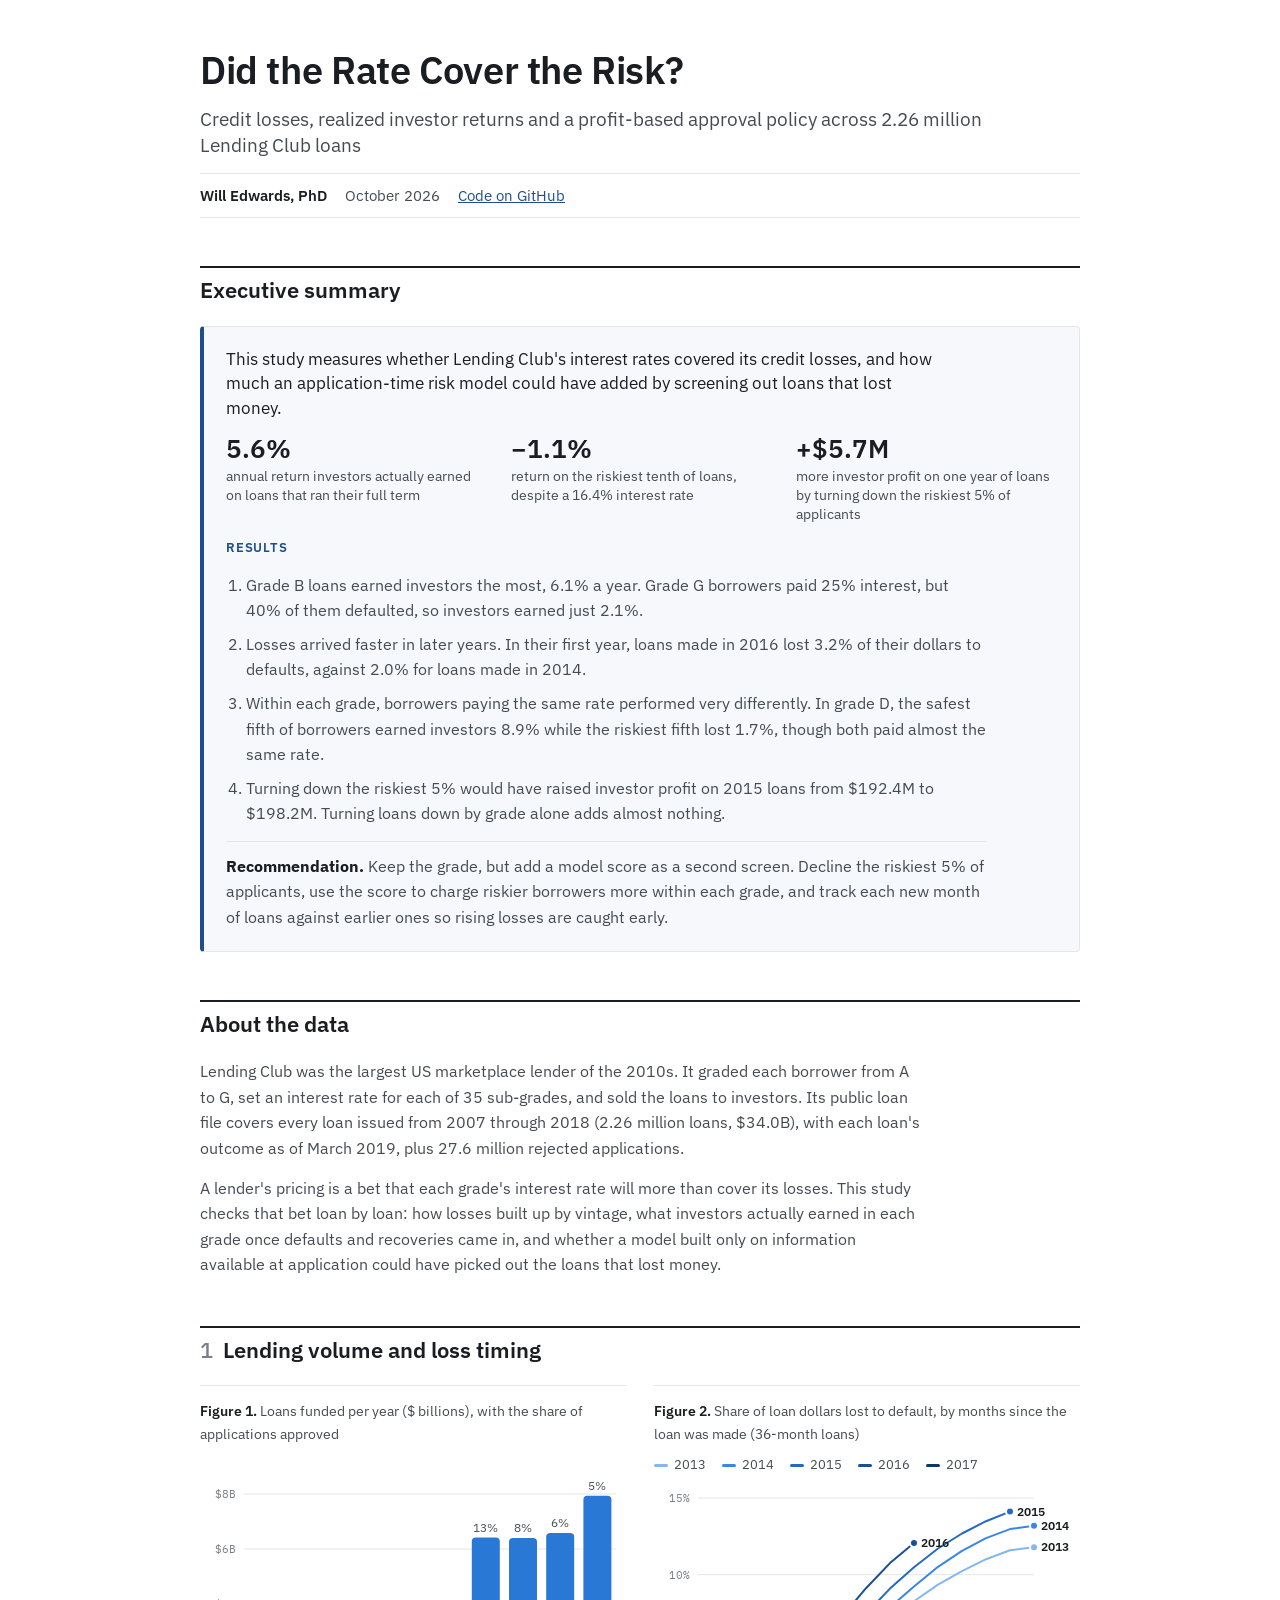
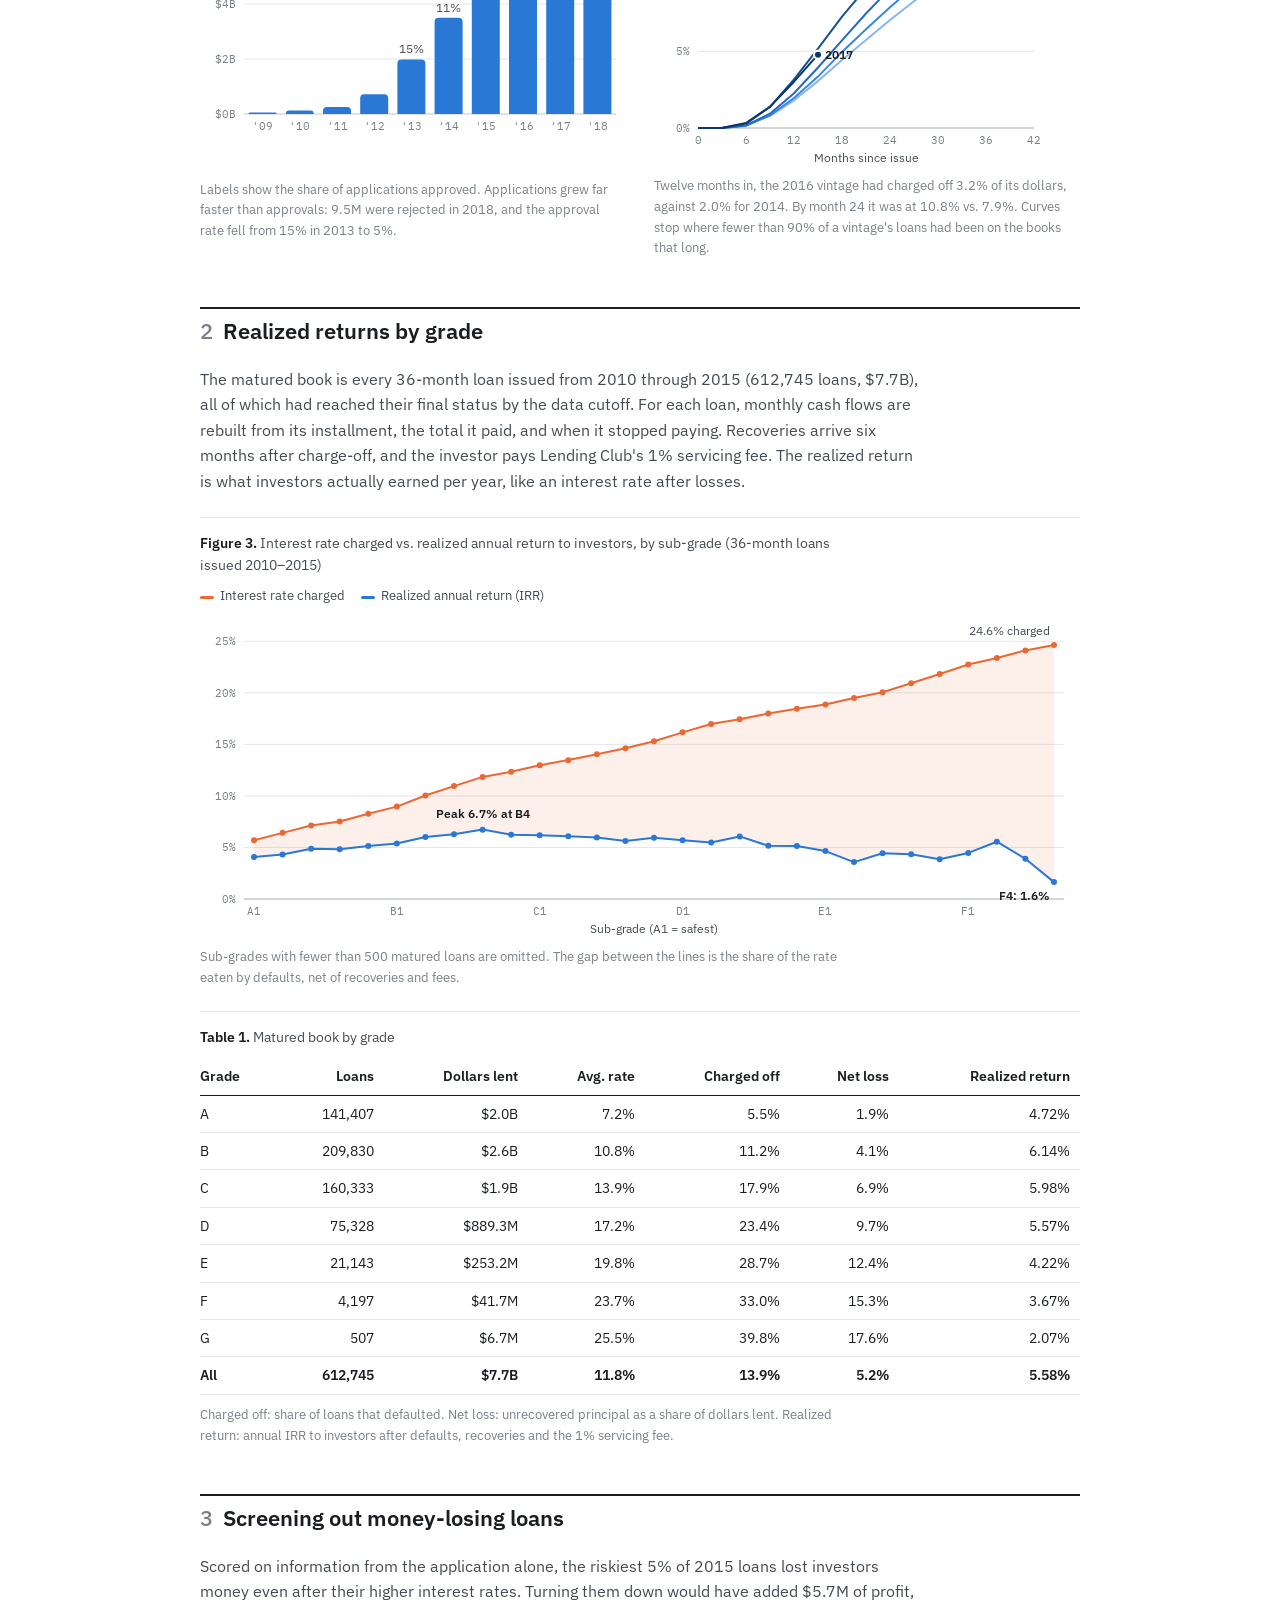
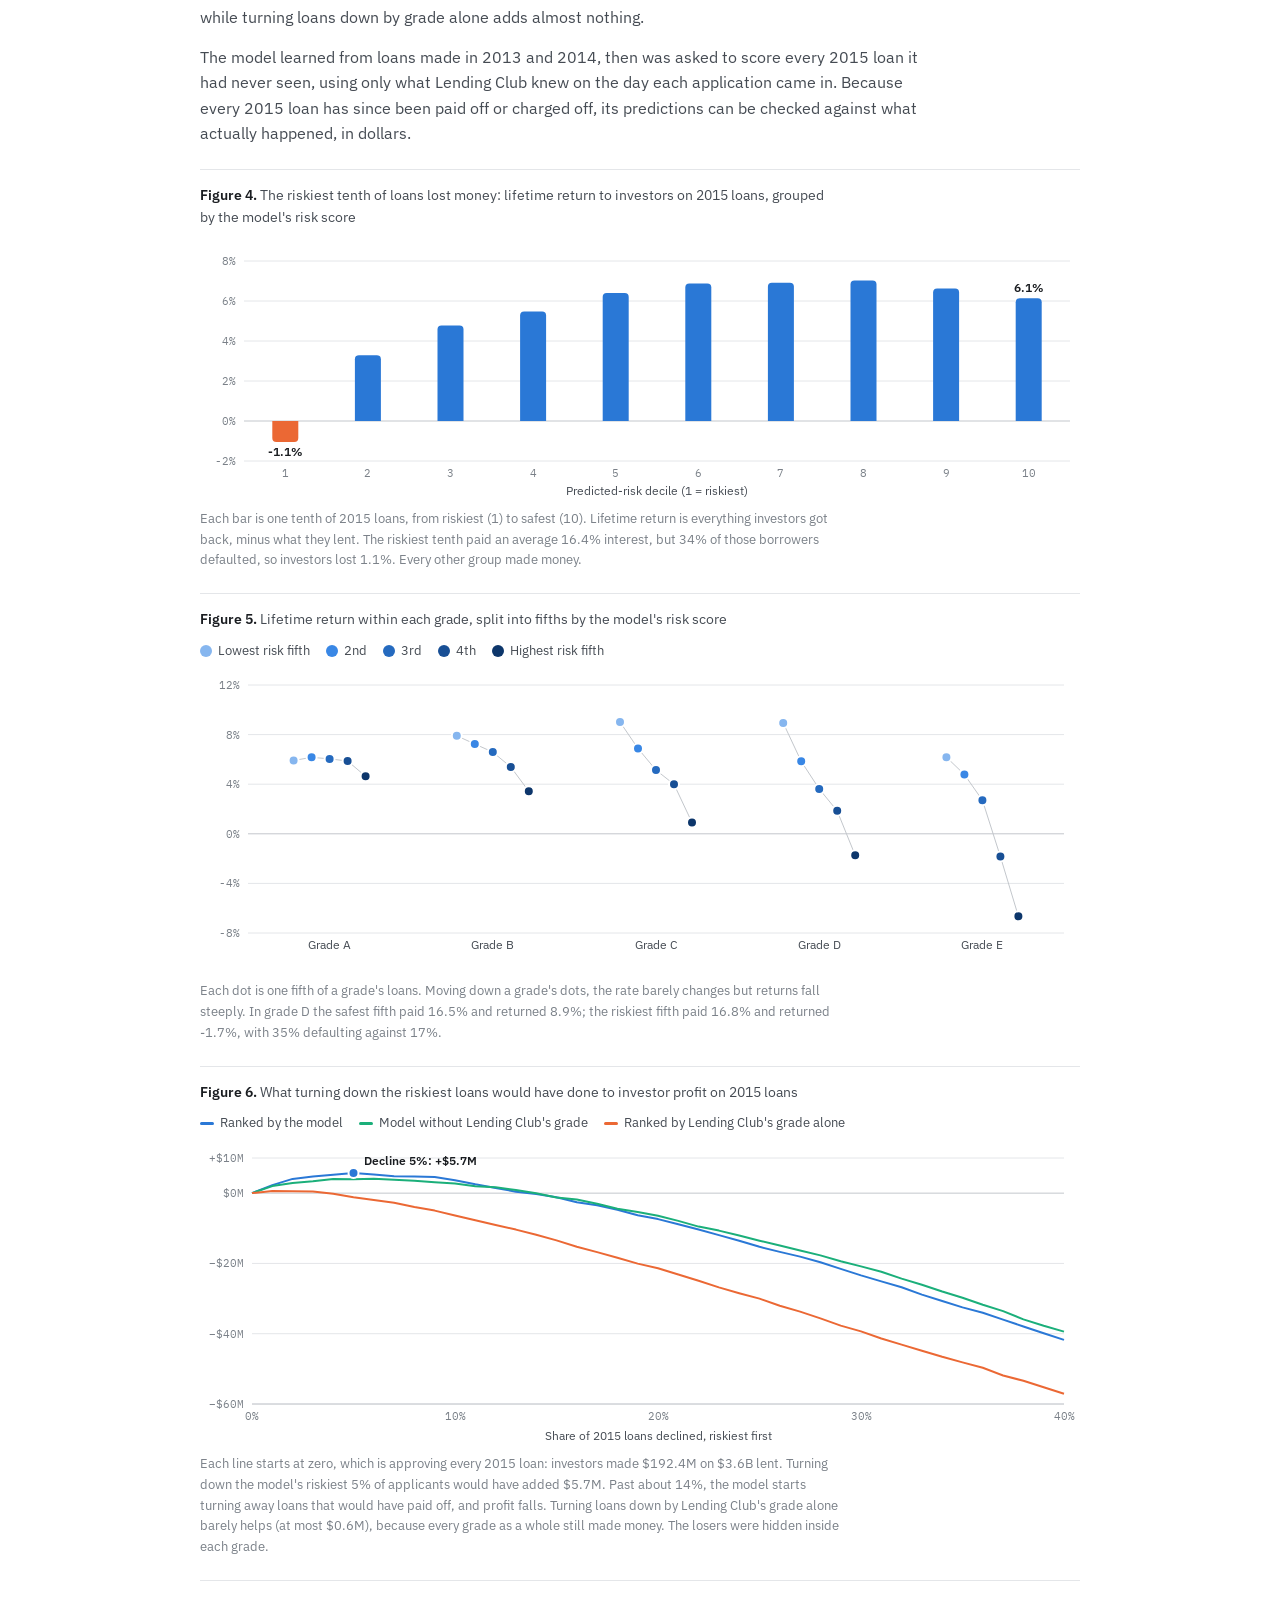
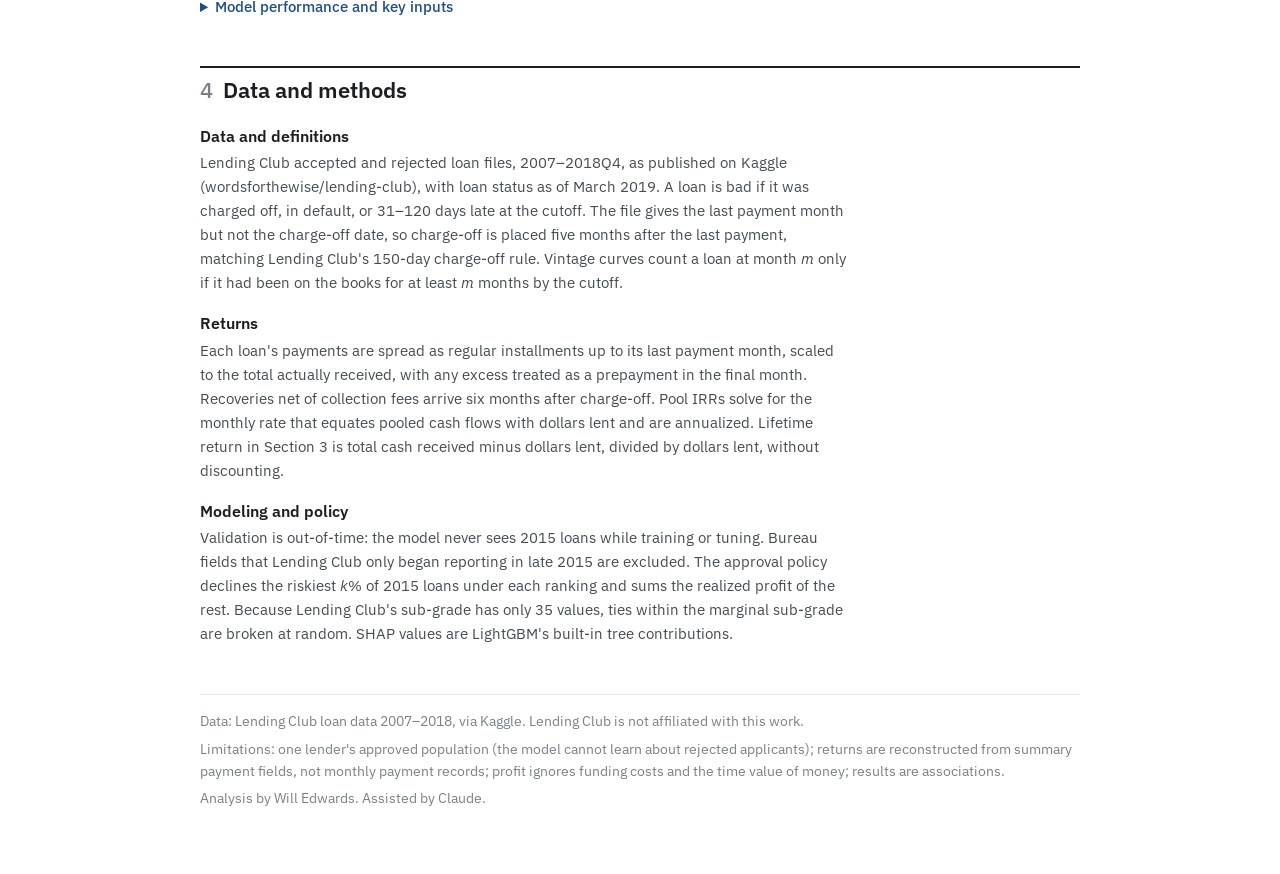
<file: lending-club-credit/dashboard/index.html>
<!doctype html>
<html lang="en">
<head>
<meta charset="utf-8">
<meta name="viewport" content="width=device-width, initial-scale=1, viewport-fit=cover">
<meta name="description" content="Credit losses, realized investor returns and a profit-based approval policy on 2.26M Lending Club loans, by Will Edwards, PhD.">
</head>
<body>
<title>Lending Club Credit Study</title>
<link rel="preconnect" href="https://fonts.googleapis.com">
<link rel="preconnect" href="https://fonts.gstatic.com" crossorigin>
<link rel="stylesheet" href="https://fonts.googleapis.com/css2?family=IBM+Plex+Sans:ital,wght@0,400;0,500;0,600;1,400&family=IBM+Plex+Mono:wght@400;500&display=swap">
<style>
/* Same report layout as the KKBox and broadband studies: one 920px column, numbered sections, hairline figures. Light only. */
:root{
  --bg:#ffffff; --panel:#ffffff; --ink:#1a1d21; --ink-2:#454b53; --muted:#7a8088;
  --rule:#e4e6e9; --axis:#c3c7cc; --accent:#1f4e8c;
  --s1:#2a78d6; --s2:#eb6834; --s3:#1baf7a;
  --o1:#86b6ef; --o2:#3987e5; --o3:#256abf; --o4:#184f95; --o5:#0d366b;
  --q1:#cde2fb; --q2:#86b6ef; --q3:#3987e5; --q4:#1c5cab; --q5:#0d366b; --nodata:#f0efec;
  --band1:rgba(42,120,214,.12);
  --f-body:"IBM Plex Sans", system-ui, -apple-system, "Segoe UI", sans-serif;
  --f-mono:"IBM Plex Mono", ui-monospace, "SFMono-Regular", Menlo, Consolas, monospace;
  color-scheme:light;
}
*{box-sizing:border-box}
body{background:var(--bg);color:var(--ink);font-family:var(--f-body);font-size:16px;line-height:1.6;margin:0}
.wrap{max-width:920px;margin:0 auto;padding-inline:20px;padding-block:48px 64px;display:grid;gap:48px}
h1,h2,h3{text-wrap:balance;margin:0;font-weight:600}
h1{font-size:clamp(28px,4.4vw,38px);line-height:1.15;letter-spacing:-.01em}
h2{font-size:22px;line-height:1.25;padding-top:8px;border-top:2px solid var(--ink)}
h2 .n{color:var(--muted);font-weight:500;margin-right:10px}
h3{font-size:16px;line-height:1.35}
p{margin:0;max-width:72ch}
a{color:var(--accent)}
a:focus-visible,button:focus-visible{outline:2px solid var(--accent);outline-offset:2px}
header{display:grid;gap:14px}
.subtitle{font-size:19px;color:var(--ink-2);line-height:1.4}
.byline{display:flex;flex-wrap:wrap;gap:4px 18px;font-size:14.5px;color:var(--ink-2);padding-block:10px;border-block:1px solid var(--rule)}
.byline b{color:var(--ink);font-weight:600}
section{display:grid;gap:22px}
.prose{display:grid;gap:14px}
.prose p{color:var(--ink-2)}
ol.findings{margin:0;padding-left:22px;display:grid;gap:14px;max-width:76ch}
ol.findings li{color:var(--ink-2);padding-left:4px}
ol.findings li b{color:var(--ink);font-weight:600}
figure{margin:0;display:grid;gap:10px;min-width:0;padding-top:14px;border-top:1px solid var(--rule)}
figcaption{font-size:14px;color:var(--ink-2);max-width:80ch}
figcaption b{color:var(--ink);font-weight:600}
.fignote{font-size:13px;color:var(--muted);max-width:80ch}
.grid2{display:grid;grid-template-columns:repeat(2,minmax(0,1fr));gap:28px}
@media (max-width:820px){.grid2{grid-template-columns:1fr}}
.chart{width:100%;min-height:260px;position:relative}
.chart svg{display:block;width:100%;overflow:visible}
.chart text{font-family:var(--f-mono);font-size:11px;fill:var(--muted)}
.chart .lbl{fill:var(--ink-2);font-family:var(--f-body);font-size:12px}
.chart .lbl-strong{fill:var(--ink);font-family:var(--f-body);font-size:12px;font-weight:600}
.legend{display:flex;flex-wrap:wrap;gap:6px 16px;font-size:13px;color:var(--ink-2);align-items:center}
.legend i{display:inline-block;width:14px;height:3px;border-radius:2px;vertical-align:middle;margin-right:6px}
.legend i.sq{width:12px;height:12px;border-radius:2px}
.legend i.dash{background:repeating-linear-gradient(90deg,var(--muted) 0 4px,transparent 4px 7px)!important}
.mono{font-family:var(--f-mono)}
.seg{display:flex;flex-wrap:wrap;gap:4px 14px;font-size:13.5px;color:var(--muted);align-items:baseline}
.seg button{font:inherit;border:0;background:none;padding:2px 0;color:var(--ink-2);cursor:pointer;border-bottom:2px solid transparent}
.seg button[aria-pressed="true"]{color:var(--ink);border-bottom-color:var(--ink);font-weight:500}
.controls{display:flex;flex-wrap:wrap;gap:6px 28px}
table{border-collapse:collapse;width:100%;font-size:14px}
th,td{text-align:right;padding:7px 10px;border-bottom:1px solid var(--rule);font-variant-numeric:tabular-nums;vertical-align:top}
th:first-child,td:first-child{text-align:left;padding-left:0}
thead th{font-weight:600;color:var(--ink);border-bottom:1px solid var(--ink)}
tr.final td{font-weight:600}
td.heat{color:var(--ink)}
.tblwrap{overflow-x:auto}
.methods{display:grid;gap:18px}
.methods h3{margin-bottom:4px}
.methods p{color:var(--ink-2);font-size:15px}
.bottomline{display:grid;gap:14px;padding:20px 22px;border:1px solid var(--rule);border-left:4px solid var(--accent);background:#f6f8fb;border-radius:4px}
.bl-q{font-size:17px;color:var(--ink);max-width:72ch;line-height:1.45}
.bl-head{font-weight:600;font-size:13px;letter-spacing:.06em;text-transform:uppercase;color:var(--accent)}
.bl-kpis{display:grid;grid-template-columns:repeat(3,minmax(0,1fr));gap:12px 24px;margin:0}
@media (max-width:640px){.bl-kpis{grid-template-columns:1fr}}
.bl-kpis dt{font-size:26px;font-weight:600;line-height:1.1;font-variant-numeric:tabular-nums}
.bl-kpis dd{margin:4px 0 0;font-size:13.5px;color:var(--ink-2);line-height:1.4}
.bl-points{margin:0;padding-left:20px;display:grid;gap:8px;max-width:76ch;color:var(--ink-2)}
.bl-points b,.bl-rec b{color:var(--ink)}
.bl-rec{color:var(--ink-2);max-width:76ch;padding-top:12px;border-top:1px solid var(--rule)}
details.tech{border-top:1px solid var(--rule);padding-top:14px}
details.tech summary{cursor:pointer;font-size:14.5px;font-weight:500;color:var(--accent)}
details.tech[open] summary{margin-bottom:16px}
details.tech .fignote{margin-top:14px}
footer{display:grid;gap:6px;border-top:1px solid var(--rule);padding-top:16px;color:var(--muted);font-size:13.5px}
#map path{stroke:var(--bg);stroke-width:.35}
#map path:hover{stroke:var(--ink);stroke-width:1.2}
#tip{position:fixed;pointer-events:none;background:var(--panel);color:var(--ink);border:1px solid var(--rule);box-shadow:0 4px 16px rgba(0,0,0,.12);border-radius:4px;padding:7px 9px;font-size:12.5px;line-height:1.45;z-index:10;max-width:300px}
#tip b{font-weight:600}
#tip .sw{display:inline-block;width:8px;height:8px;border-radius:50%;margin-right:6px;vertical-align:baseline}
</style>

<div class="wrap">
<header>
  <h1>Did the Rate Cover the Risk?</h1>
  <p class="subtitle">Credit losses, realized investor returns and a profit-based approval policy across 2.26 million Lending Club loans</p>
  <div class="byline"><span><b>Will Edwards, PhD</b></span><span>October 2026</span><a href="https://github.com/edwar281/public/tree/main/lending-club-credit">Code on GitHub</a></div>
</header>

<section aria-labelledby="sum" class="exec">
  <h2 id="sum">Executive summary</h2>
  <div class="bottomline">
    <p class="bl-q" id="exQ"></p>
    <dl class="bl-kpis" id="blKpis"></dl>
    <p class="bl-head">Results</p>
    <ol class="bl-points" id="blPoints"></ol>
    <p class="bl-rec" id="blRec"></p>
  </div>
</section>

<section aria-labelledby="about">
  <h2 id="about">About the data</h2>
  <div class="prose">
    <p>Lending Club was the largest US marketplace lender of the 2010s. It graded each borrower from A to G, set an interest rate for each of 35 sub-grades, and sold the loans to investors. Its public loan file covers every loan issued from 2007 through 2018 (<span id="t_loans"></span> loans, <span id="t_usd"></span>), with each loan's outcome as of March 2019, plus <span id="t_rej"></span> rejected applications.</p>
    <p>A lender's pricing is a bet that each grade's interest rate will more than cover its losses. This study checks that bet loan by loan: how losses built up by vintage, what investors actually earned in each grade once defaults and recoveries came in, and whether a model built only on information available at application could have picked out the loans that lost money.</p>
  </div>
</section>

<section aria-labelledby="ch1">
  <h2 id="ch1"><span class="n">1</span>Lending volume and loss timing</h2>
  <div class="grid2">
    <figure>
      <figcaption><b>Figure 1.</b> Loans funded per year ($ billions), with the share of applications approved</figcaption>
      <div class="chart" id="vol" style="min-height:280px"></div>
      <div class="fignote" id="volNote"></div>
    </figure>
    <figure>
      <figcaption><b>Figure 2.</b> Share of loan dollars lost to default, by months since the loan was made (36-month loans)</figcaption>
      <div class="legend" id="vinLegend"></div>
      <div class="chart" id="vin" style="min-height:280px"></div>
      <div class="fignote" id="vinNote"></div>
    </figure>
  </div>
</section>

<section aria-labelledby="ch2">
  <h2 id="ch2"><span class="n">2</span>Realized returns by grade</h2>
  <div class="prose">
    <p>The matured book is every 36-month loan issued from 2010 through 2015 (<span id="m_n"></span> loans, <span id="m_usd"></span>), all of which had reached their final status by the data cutoff. For each loan, monthly cash flows are rebuilt from its installment, the total it paid, and when it stopped paying. Recoveries arrive six months after charge-off, and the investor pays Lending Club's 1% servicing fee. The realized return is what investors actually earned per year, like an interest rate after losses.</p>
  </div>
  <figure>
    <figcaption><b>Figure 3.</b> Interest rate charged vs. realized annual return to investors, by sub-grade (36-month loans issued 2010–2015)</figcaption>
    <div class="legend"><span><i style="background:var(--s2)"></i>Interest rate charged</span><span><i style="background:var(--s1)"></i>Realized annual return (IRR)</span></div>
    <div class="chart" id="sg" style="min-height:320px"></div>
    <div class="fignote">Sub-grades with fewer than 500 matured loans are omitted. The gap between the lines is the share of the rate eaten by defaults, net of recoveries and fees.</div>
  </figure>
  <figure>
    <figcaption><b>Table 1.</b> Matured book by grade</figcaption>
    <div class="tblwrap"><table id="gradeTbl"></table></div>
    <div class="fignote">Charged off: share of loans that defaulted. Net loss: unrecovered principal as a share of dollars lent. Realized return: annual IRR to investors after defaults, recoveries and the 1% servicing fee.</div>
  </figure>
</section>

<section aria-labelledby="ch3">
  <h2 id="ch3"><span class="n">3</span>Screening out money-losing loans</h2>
  <div class="prose">
    <p id="s3lead"></p>
    <p>The model learned from loans made in 2013 and 2014, then was asked to score every 2015 loan it had never seen, using only what Lending Club knew on the day each application came in. Because every 2015 loan has since been paid off or charged off, its predictions can be checked against what actually happened, in dollars.</p>
  </div>
  <figure>
    <figcaption><b>Figure 4.</b> The riskiest tenth of loans lost money: lifetime return to investors on 2015 loans, grouped by the model's risk score</figcaption>
    <div class="chart" id="dec" style="min-height:260px"></div>
    <div class="fignote" id="decNote"></div>
  </figure>
  <figure>
    <figcaption><b>Figure 5.</b> Lifetime return within each grade, split into fifths by the model's risk score</figcaption>
    <div class="legend" id="wgLegend"></div>
    <div class="chart" id="wg" style="min-height:300px"></div>
    <div class="fignote" id="wgNote"></div>
  </figure>
  <figure>
    <figcaption><b>Figure 6.</b> What turning down the riskiest loans would have done to investor profit on 2015 loans</figcaption>
    <div class="legend"><span><i style="background:var(--s1)"></i>Ranked by the model</span><span><i style="background:var(--s3)"></i>Model without Lending Club's grade</span><span><i style="background:var(--s2)"></i>Ranked by Lending Club's grade alone</span></div>
    <div class="chart" id="pol" style="min-height:300px"></div>
    <div class="fignote" id="polNote"></div>
  </figure>
  <details class="tech">
    <summary>Model performance and key inputs</summary>
    <div class="grid2">
      <figure>
        <figcaption><b>Table 2.</b> Out-of-time performance on 2015 loans</figcaption>
        <div class="tblwrap"><table id="specTbl"></table></div>
        <div class="fignote" id="specNote"></div>
      </figure>
      <figure>
        <figcaption><b>Figure 7.</b> Inputs with the largest influence on predicted default: mean absolute SHAP value (log-odds) across 20K 2015 loans</figcaption>
        <div class="chart" id="shap" style="min-height:360px"></div>
      </figure>
    </div>
    <p class="fignote">The model is LightGBM, trained on 36-month loans issued January 2013 to September 2014 (<span id="n_tr"></span> loans), tuned on the fourth quarter of 2014, and scored once on all 36-month loans issued in 2015 (<span id="n_te"></span> loans, <span id="te_usd"></span>). Inputs are credit bureau attributes, income, debt-to-income, employment, loan purpose and state. It never sees payment history or later credit pulls.</p>
  </details>
</section>

<section aria-labelledby="meth" id="methods">
  <h2 id="meth"><span class="n">4</span>Data and methods</h2>
  <div class="methods">
    <div>
      <h3>Data and definitions</h3>
      <p>Lending Club accepted and rejected loan files, 2007–2018Q4, as published on Kaggle (wordsforthewise/lending-club), with loan status as of March 2019. A loan is bad if it was charged off, in default, or 31–120 days late at the cutoff. The file gives the last payment month but not the charge-off date, so charge-off is placed five months after the last payment, matching Lending Club's 150-day charge-off rule. Vintage curves count a loan at month <i>m</i> only if it had been on the books for at least <i>m</i> months by the cutoff.</p>
    </div>
    <div>
      <h3>Returns</h3>
      <p>Each loan's payments are spread as regular installments up to its last payment month, scaled to the total actually received, with any excess treated as a prepayment in the final month. Recoveries net of collection fees arrive six months after charge-off. Pool IRRs solve for the monthly rate that equates pooled cash flows with dollars lent and are annualized. Lifetime return in Section 3 is total cash received minus dollars lent, divided by dollars lent, without discounting.</p>
    </div>
    <div>
      <h3>Modeling and policy</h3>
      <p>Validation is out-of-time: the model never sees 2015 loans while training or tuning. Bureau fields that Lending Club only began reporting in late 2015 are excluded. The approval policy declines the riskiest <i>k</i>% of 2015 loans under each ranking and sums the realized profit of the rest. Because Lending Club's sub-grade has only 35 values, ties within the marginal sub-grade are broken at random. SHAP values are LightGBM's built-in tree contributions.</p>
    </div>
  </div>
</section>

<footer>
  <div>Data: Lending Club loan data 2007–2018, via Kaggle. Lending Club is not affiliated with this work.</div>
  <div>Limitations: one lender's approved population (the model cannot learn about rejected applicants); returns are reconstructed from summary payment fields, not monthly payment records; profit ignores funding costs and the time value of money; results are associations.</div>
  <div>Analysis by Will Edwards. Assisted by Claude.</div>
</footer>
</div>
<div id="tip" hidden></div>

<script>
const D = {"loans":{"funnel":[{"y":2007,"n_acc":603,"usd":4791550.0,"rate":11.8251,"share_60m":0.0,"n_rej":5274,"approval_rate":0.1026},{"y":2008,"n_acc":2393,"usd":19975025.0,"rate":12.062,"share_60m":0.0,"n_rej":25596,"approval_rate":0.0855},{"y":2009,"n_acc":5281,"usd":51814750.0,"rate":12.4372,"share_60m":0.0,"n_rej":56991,"approval_rate":0.0848},{"y":2010,"n_acc":12537,"usd":126351175.0,"rate":11.9853,"share_60m":0.2697,"n_rej":112561,"approval_rate":0.1002},{"y":2011,"n_acc":21721,"usd":257363650.0,"rate":12.2234,"share_60m":0.3508,"n_rej":217792,"approval_rate":0.0907},{"y":2012,"n_acc":53367,"usd":717942625.0,"rate":13.6378,"share_60m":0.1855,"n_rej":337277,"approval_rate":0.1366},{"y":2013,"n_acc":134814,"usd":1982759550.0,"rate":14.5319,"share_60m":0.2551,"n_rej":760942,"approval_rate":0.1505},{"y":2014,"n_acc":235629,"usd":3503840175.0,"rate":13.7695,"share_60m":0.3101,"n_rej":1933700,"approval_rate":0.1086},{"y":2015,"n_acc":421095,"usd":6417608175.0,"rate":12.5993,"share_60m":0.3275,"n_rej":2859379,"approval_rate":0.1284},{"y":2016,"n_acc":434407,"usd":6400541700.0,"rate":13.0416,"share_60m":0.2553,"n_rej":4769874,"approval_rate":0.0835},{"y":2017,"n_acc":443579,"usd":6584957075.0,"rate":13.2442,"share_60m":0.2777,"n_rej":7072573,"approval_rate":0.059},{"y":2018,"n_acc":495242,"usd":7936263150.0,"rate":12.7291,"share_60m":0.304,"n_rej":9496782,"approval_rate":0.0496}],"totals":{"loans":2260668,"usd":34004208600.0,"rejected":27648741},"vintage_curves":{"2012":[[0,0.0],[3,0.0],[6,0.00206],[9,0.01069],[12,0.0233],[15,0.03832],[18,0.05406],[21,0.06767],[24,0.08222],[27,0.09569],[30,0.10616],[33,0.11591],[36,0.1247],[39,0.13127],[42,0.13393]],"2013":[[0,0.0],[3,0.0],[6,0.00173],[9,0.00789],[12,0.01805],[15,0.0306],[18,0.04438],[21,0.05745],[24,0.07043],[27,0.08263],[30,0.09354],[33,0.10232],[36,0.1101],[39,0.11593],[42,0.11786]],"2014":[[0,0.0],[3,0.0],[6,0.00142],[9,0.00823],[12,0.01956],[15,0.03355],[18,0.0496],[21,0.06441],[24,0.0787],[27,0.09229],[30,0.10513],[33,0.11553],[36,0.12388],[39,0.12971],[42,0.13187]],"2015":[[0,0.0],[3,0.0],[6,0.00168],[9,0.00931],[12,0.02264],[15,0.03946],[18,0.05715],[21,0.0747],[24,0.09092],[27,0.10488],[30,0.11705],[33,0.12688],[36,0.1349],[39,0.14113]],"2016":[[0,0.0],[3,0.0],[6,0.00288],[9,0.01371],[12,0.03167],[15,0.05171],[18,0.07256],[21,0.09118],[24,0.10756],[27,0.12069]],"2017":[[0,0.0],[3,0.0],[6,0.00319],[9,0.01397],[12,0.03019],[15,0.04784]],"2018":[[0,0.0],[3,0.0]]},"by_grade":[{"grade":"A","n":141407,"usd":1972261925.0,"rate":7.212,"bad_rate":0.0547,"loss_rate":0.0195,"irr":4.72,"multiple":1.0615},{"grade":"B","n":209830,"usd":2602317275.0,"rate":10.831,"bad_rate":0.1119,"loss_rate":0.0406,"irr":6.14,"multiple":1.0781},{"grade":"C","n":160333,"usd":1904679525.0,"rate":13.949,"bad_rate":0.1794,"loss_rate":0.0685,"irr":5.98,"multiple":1.0739},{"grade":"D","n":75328,"usd":889291875.0,"rate":17.2,"bad_rate":0.2339,"loss_rate":0.0965,"irr":5.57,"multiple":1.0673},{"grade":"E","n":21143,"usd":253200525.0,"rate":19.804,"bad_rate":0.2866,"loss_rate":0.1242,"irr":4.22,"multiple":1.0499},{"grade":"F","n":4197,"usd":41739400.0,"rate":23.655,"bad_rate":0.3295,"loss_rate":0.1534,"irr":3.67,"multiple":1.0434},{"grade":"G","n":507,"usd":6667700.0,"rate":25.468,"bad_rate":0.3984,"loss_rate":0.1756,"irr":2.07,"multiple":1.0243}],"by_subgrade":[{"sub_grade":"A1","n":22858,"usd":314120850.0,"rate":5.696,"bad_rate":0.0275,"loss_rate":0.01,"irr":4.07,"multiple":1.0532},{"sub_grade":"A2","n":22278,"usd":301204300.0,"rate":6.417,"bad_rate":0.0411,"loss_rate":0.0153,"irr":4.32,"multiple":1.0563},{"sub_grade":"A3","n":23066,"usd":323164275.0,"rate":7.134,"bad_rate":0.0487,"loss_rate":0.0172,"irr":4.88,"multiple":1.0636},{"sub_grade":"A4","n":33220,"usd":469531575.0,"rate":7.515,"bad_rate":0.0619,"loss_rate":0.0219,"irr":4.82,"multiple":1.0629},{"sub_grade":"A5","n":39985,"usd":564240925.0,"rate":8.273,"bad_rate":0.0752,"loss_rate":0.0263,"irr":5.13,"multiple":1.0665},{"sub_grade":"B1","n":38247,"usd":484532100.0,"rate":8.965,"bad_rate":0.0869,"loss_rate":0.0307,"irr":5.38,"multiple":1.0693},{"sub_grade":"B2","n":42031,"usd":537013650.0,"rate":10.039,"bad_rate":0.0981,"loss_rate":0.0347,"irr":6.01,"multiple":1.0768},{"sub_grade":"B3","n":45839,"usd":572105900.0,"rate":10.953,"bad_rate":0.1112,"loss_rate":0.0408,"irr":6.29,"multiple":1.0804},{"sub_grade":"B4","n":43340,"usd":526892775.0,"rate":11.846,"bad_rate":0.121,"loss_rate":0.0445,"irr":6.73,"multiple":1.0852},{"sub_grade":"B5","n":40373,"usd":481772850.0,"rate":12.336,"bad_rate":0.1407,"loss_rate":0.0527,"irr":6.24,"multiple":1.0781},{"sub_grade":"C1","n":39733,"usd":470948775.0,"rate":12.981,"bad_rate":0.1557,"loss_rate":0.0594,"irr":6.18,"multiple":1.0771},{"sub_grade":"C2","n":36378,"usd":424044800.0,"rate":13.471,"bad_rate":0.1688,"loss_rate":0.0639,"irr":6.08,"multiple":1.0754},{"sub_grade":"C3","n":31921,"usd":384561850.0,"rate":14.049,"bad_rate":0.1847,"loss_rate":0.0698,"irr":5.97,"multiple":1.0738},{"sub_grade":"C4","n":27869,"usd":338099100.0,"rate":14.633,"bad_rate":0.1981,"loss_rate":0.0768,"irr":5.62,"multiple":1.0688},{"sub_grade":"C5","n":24432,"usd":287025000.0,"rate":15.304,"bad_rate":0.2054,"loss_rate":0.0792,"irr":5.94,"multiple":1.0723},{"sub_grade":"D1","n":21284,"usd":247069775.0,"rate":16.166,"bad_rate":0.2178,"loss_rate":0.0888,"irr":5.7,"multiple":1.0696},{"sub_grade":"D2","n":17585,"usd":204428250.0,"rate":16.974,"bad_rate":0.2344,"loss_rate":0.0957,"irr":5.49,"multiple":1.0665},{"sub_grade":"D3","n":15031,"usd":180390150.0,"rate":17.44,"bad_rate":0.2311,"loss_rate":0.0935,"irr":6.07,"multiple":1.0732},{"sub_grade":"D4","n":12033,"usd":143317400.0,"rate":17.998,"bad_rate":0.2494,"loss_rate":0.1052,"irr":5.16,"multiple":1.0617},{"sub_grade":"D5","n":9395,"usd":114086300.0,"rate":18.46,"bad_rate":0.2543,"loss_rate":0.1087,"irr":5.13,"multiple":1.0614},{"sub_grade":"E1","n":6683,"usd":83576575.0,"rate":18.875,"bad_rate":0.2753,"loss_rate":0.114,"irr":4.65,"multiple":1.0553},{"sub_grade":"E2","n":5431,"usd":66018500.0,"rate":19.508,"bad_rate":0.2845,"loss_rate":0.1287,"irr":3.58,"multiple":1.0423},{"sub_grade":"E3","n":3950,"usd":47575475.0,"rate":20.06,"bad_rate":0.2896,"loss_rate":0.1236,"irr":4.43,"multiple":1.0523},{"sub_grade":"E4","n":2791,"usd":31928500.0,"rate":20.94,"bad_rate":0.2956,"loss_rate":0.1289,"irr":4.34,"multiple":1.0509},{"sub_grade":"E5","n":2288,"usd":24101475.0,"rate":21.828,"bad_rate":0.3086,"loss_rate":0.1417,"irr":3.86,"multiple":1.0458},{"sub_grade":"F1","n":1543,"usd":13710025.0,"rate":22.746,"bad_rate":0.2962,"loss_rate":0.1395,"irr":4.47,"multiple":1.0525},{"sub_grade":"F2","n":901,"usd":9776700.0,"rate":23.378,"bad_rate":0.3252,"loss_rate":0.1401,"irr":5.56,"multiple":1.0664},{"sub_grade":"F3","n":919,"usd":8837550.0,"rate":24.119,"bad_rate":0.3362,"loss_rate":0.1561,"irr":3.9,"multiple":1.046},{"sub_grade":"F4","n":510,"usd":5424800.0,"rate":24.631,"bad_rate":0.351,"loss_rate":0.1747,"irr":1.64,"multiple":1.0191}],"matured_book":{"n":612745,"usd":7670158225.0,"rate":11.792,"bad_rate":0.1391,"loss_rate":0.0521,"irr":5.58,"multiple":1.0704}},"model":{"n":{"train":212972,"valid":50020,"test":283173,"test_bad":0.149,"test_usd":3626461100.0},"grade_only":{"auc":0.6784,"pr_auc":0.2503},"borrower":{"auc":0.6926,"pr_auc":0.2712},"full":{"auc":0.7037,"pr_auc":0.2826},"deciles":[{"dec":0,"pred":0.0257,"actual":0.0279,"rate":6.3137,"profit":26543444.3916,"usd":432528025.0,"roi":0.0614},{"dec":1,"pred":0.0449,"actual":0.0543,"rate":7.7503,"profit":27752315.9845,"usd":419076775.0,"roi":0.0662},{"dec":2,"pred":0.0621,"actual":0.0758,"rate":8.9053,"profit":26773682.7316,"usd":381249225.0,"roi":0.0702},{"dec":3,"pred":0.0792,"actual":0.0949,"rate":9.9014,"profit":24543630.3456,"usd":355034200.0,"roi":0.0691},{"dec":4,"pred":0.0978,"actual":0.1194,"rate":10.8212,"profit":23546592.9515,"usd":342037000.0,"roi":0.0688},{"dec":5,"pred":0.1189,"actual":0.145,"rate":11.7866,"profit":21538151.9181,"usd":336680950.0,"roi":0.064},{"dec":6,"pred":0.1442,"actual":0.1782,"rate":12.7062,"profit":18347332.2159,"usd":335457975.0,"roi":0.0547},{"dec":7,"pred":0.1756,"actual":0.2043,"rate":13.6188,"profit":16017810.7069,"usd":336081075.0,"roi":0.0477},{"dec":8,"pred":0.219,"actual":0.2514,"rate":14.5806,"profit":11064822.5037,"usd":336313175.0,"roi":0.0329},{"dec":9,"pred":0.3066,"actual":0.3388,"rate":16.3889,"profit":-3682832.7624,"usd":352002700.0,"roi":-0.0105}],"within_grade":[{"grade":"A","q_in_grade":0,"bad":0.0202,"rate":5.947,"roi":0.0591},{"grade":"A","q_in_grade":1,"bad":0.0362,"rate":6.5446,"roi":0.0617},{"grade":"A","q_in_grade":2,"bad":0.0497,"rate":7.0114,"roi":0.0604},{"grade":"A","q_in_grade":3,"bad":0.0657,"rate":7.355,"roi":0.0587},{"grade":"A","q_in_grade":4,"bad":0.0998,"rate":7.655,"roi":0.0464},{"grade":"B","q_in_grade":0,"bad":0.0647,"rate":9.3214,"roi":0.079},{"grade":"B","q_in_grade":1,"bad":0.0901,"rate":9.7313,"roi":0.0724},{"grade":"B","q_in_grade":2,"bad":0.1127,"rate":10.0292,"roi":0.0659},{"grade":"B","q_in_grade":3,"bad":0.1394,"rate":10.3041,"roi":0.0539},{"grade":"B","q_in_grade":4,"bad":0.189,"rate":10.7118,"roi":0.0343},{"grade":"C","q_in_grade":0,"bad":0.1137,"rate":12.9244,"roi":0.0902},{"grade":"C","q_in_grade":1,"bad":0.1589,"rate":13.1116,"roi":0.0688},{"grade":"C","q_in_grade":2,"bad":0.1955,"rate":13.2378,"roi":0.0514},{"grade":"C","q_in_grade":3,"bad":0.2197,"rate":13.363,"roi":0.0399},{"grade":"C","q_in_grade":4,"bad":0.2847,"rate":13.5707,"roi":0.0091},{"grade":"D","q_in_grade":0,"bad":0.1671,"rate":16.4607,"roi":0.0894},{"grade":"D","q_in_grade":1,"bad":0.2199,"rate":16.5845,"roi":0.0585},{"grade":"D","q_in_grade":2,"bad":0.266,"rate":16.6186,"roi":0.0362},{"grade":"D","q_in_grade":3,"bad":0.3044,"rate":16.6949,"roi":0.0185},{"grade":"D","q_in_grade":4,"bad":0.3537,"rate":16.8344,"roi":-0.0173},{"grade":"E","q_in_grade":0,"bad":0.2254,"rate":18.9427,"roi":0.0618},{"grade":"E","q_in_grade":1,"bad":0.2862,"rate":19.0253,"roi":0.0478},{"grade":"E","q_in_grade":2,"bad":0.319,"rate":19.0979,"roi":0.0271},{"grade":"E","q_in_grade":3,"bad":0.3714,"rate":19.2263,"roi":-0.0184},{"grade":"E","q_in_grade":4,"bad":0.4397,"rate":19.2451,"roi":-0.0665}],"policy":{"base_profit":192444950.98728275,"base_roi":0.0531,"curve":[{"k":0,"grade_only":192444950.98728275,"borrower":192444950.98728275,"full":192444950.98728275},{"k":1,"grade_only":193092917.25881344,"borrower":194456197.6965692,"full":194724894.0116347},{"k":2,"grade_only":192996983.39655194,"borrower":195311872.15320796,"full":196510029.6328323},{"k":3,"grade_only":192879852.81333816,"borrower":195811090.9528625,"full":197193429.04825532},{"k":4,"grade_only":192295312.28734517,"borrower":196509537.19513124,"full":197679053.62720704},{"k":5,"grade_only":191300453.36424366,"borrower":196397386.51480305,"full":198157599.47788084},{"k":6,"grade_only":190497903.97014818,"borrower":196523174.5342515,"full":197730609.9970653},{"k":7,"grade_only":189685280.55901098,"borrower":196230957.92743742,"full":197276685.3934753},{"k":8,"grade_only":188503304.78423077,"borrower":195992217.85460857,"full":197167563.28643292},{"k":9,"grade_only":187480649.8270858,"borrower":195564972.01894546,"full":197007664.46021634},{"k":10,"grade_only":186087328.26427752,"borrower":195171203.45136717,"full":196127783.74966595},{"k":11,"grade_only":184723719.32235873,"borrower":194426413.40076867,"full":194948407.6658631},{"k":12,"grade_only":183371632.85286593,"borrower":194136336.59564918,"full":193950719.51055646},{"k":13,"grade_only":182084262.42003262,"borrower":193345643.99252054,"full":192861962.9541175},{"k":14,"grade_only":180595991.91918135,"borrower":192397064.51690286,"full":192173339.3011921},{"k":15,"grade_only":179010769.26716512,"borrower":191177315.45192578,"full":191294855.46179098},{"k":16,"grade_only":177210596.77327254,"borrower":190653071.38467604,"full":189858875.4509336},{"k":17,"grade_only":175678037.93769813,"borrower":189433490.05019552,"full":188981486.6950127},{"k":18,"grade_only":174059748.88019013,"borrower":188018899.07900822,"full":187729031.74060908},{"k":19,"grade_only":172398638.09283066,"borrower":187065441.56589302,"full":186174514.84175354},{"k":20,"grade_only":171062627.0936712,"borrower":185995145.17818856,"full":185062961.245942},{"k":21,"grade_only":169283704.49268508,"borrower":184532850.37341714,"full":183567557.56211898},{"k":22,"grade_only":167508111.09161943,"borrower":182921279.98041457,"full":182091891.39022082},{"k":23,"grade_only":165634897.71732152,"borrower":181790762.32733268,"full":180515471.46872804},{"k":24,"grade_only":163968798.20577735,"borrower":180387069.32389322,"full":178926271.47392282},{"k":25,"grade_only":162435982.92217976,"borrower":178904008.16657096,"full":177174075.7060339},{"k":26,"grade_only":160384150.90423575,"borrower":177559608.82648253,"full":175717083.0501261},{"k":27,"grade_only":158732042.04077414,"borrower":176114990.4738689,"full":174387961.04660714},{"k":28,"grade_only":156790940.4117597,"borrower":174719643.92053655,"full":172761481.58485982},{"k":29,"grade_only":154759739.87443691,"borrower":173053203.38878676,"full":170885658.41396564},{"k":30,"grade_only":153089504.6568188,"borrower":171592565.96572143,"full":169045150.53901607},{"k":31,"grade_only":151075634.39756578,"borrower":170068705.49410057,"full":167325437.94957554},{"k":32,"grade_only":149358136.65973735,"borrower":168121425.28456482,"full":165647888.5259191},{"k":33,"grade_only":147624966.58691734,"borrower":166371222.28907278,"full":163572071.06160998},{"k":34,"grade_only":145875457.16560358,"borrower":164468603.46197987,"full":161766636.3708788},{"k":35,"grade_only":144293214.24279037,"borrower":162683432.59097463,"full":159945825.25253928},{"k":36,"grade_only":142755278.1535208,"borrower":160693772.4712523,"full":158388755.8777182},{"k":37,"grade_only":140561502.35535794,"borrower":158876879.62831077,"full":156459527.42569023},{"k":38,"grade_only":139039955.59171346,"borrower":156530095.24085963,"full":154495066.09658268},{"k":39,"grade_only":137229400.03636906,"borrower":154703929.22755864,"full":152580474.51046044},{"k":40,"grade_only":135366701.19251484,"borrower":153046000.71082014,"full":150697818.32310063}],"best":{"grade_only":{"k":1,"profit":193092917.25881344,"uplift":647966.2715306878},"borrower":{"k":6,"profit":196523174.5342515,"uplift":4078223.546968758},"full":{"k":5,"profit":198157599.47788084,"uplift":5712648.490598083}}},"shap_top":[{"feature":"sg","mean_abs":0.2557},{"feature":"int_rate","mean_abs":0.136},{"feature":"acc_open_past_24mths","mean_abs":0.113},{"feature":"pti","mean_abs":0.1127},{"feature":"dti","mean_abs":0.1103},{"feature":"addr_state","mean_abs":0.0919},{"feature":"annual_inc","mean_abs":0.0771},{"feature":"fico_range_low","mean_abs":0.0698},{"feature":"home_ownership","mean_abs":0.0607},{"feature":"mo_sin_old_rev_tl_op","mean_abs":0.06},{"feature":"emp_length","mean_abs":0.0467},{"feature":"num_actv_rev_tl","mean_abs":0.0429},{"feature":"total_il_high_credit_limit","mean_abs":0.0424},{"feature":"percent_bc_gt_75","mean_abs":0.0379},{"feature":"mths_since_recent_inq","mean_abs":0.0376}],"shap_borrower":[{"feature":"fico_range_low","mean_abs":0.2151},{"feature":"pti","mean_abs":0.1543},{"feature":"acc_open_past_24mths","mean_abs":0.1301},{"feature":"dti","mean_abs":0.1204},{"feature":"addr_state","mean_abs":0.0916},{"feature":"annual_inc","mean_abs":0.0895},{"feature":"purpose","mean_abs":0.0725},{"feature":"mths_since_recent_inq","mean_abs":0.0707},{"feature":"num_tl_op_past_12m","mean_abs":0.0672},{"feature":"home_ownership","mean_abs":0.0574},{"feature":"total_acc","mean_abs":0.0556},{"feature":"mo_sin_old_rev_tl_op","mean_abs":0.055}]}};
const $ = s => document.querySelector(s);
const css = v => getComputedStyle(document.documentElement).getPropertyValue(v).trim();
const pct = (v,d=0) => (v*100).toFixed(d)+'%';
const money = v => (v<0?'−':'')+(Math.abs(v)>=1e9?'$'+(Math.abs(v)/1e9).toFixed(1)+'B':Math.abs(v)>=1e5?'$'+(Math.abs(v)/1e6).toFixed(1)+'M':'$'+Math.round(Math.abs(v)).toLocaleString());
const NS='http://www.w3.org/2000/svg';
function el(tag, attrs={}, parent){ const e=document.createElementNS(NS,tag); for(const k in attrs) e.setAttribute(k,attrs[k]); if(parent) parent.appendChild(e); return e; }
function txt(parent, x, y, s, attrs={}){ const t=el('text',{x,y,...attrs},parent); t.textContent=s; return t; }
const tip=$('#tip');
function showTip(html, ev){ tip.innerHTML=html; tip.hidden=false; const w=tip.offsetWidth,h=tip.offsetHeight; let x=ev.clientX+14,y=ev.clientY+14; if(x+w>innerWidth-8)x=ev.clientX-w-14; if(y+h>innerHeight-8)y=ev.clientY-h-14; tip.style.left=x+'px'; tip.style.top=y+'px'; }
function hideTip(){ tip.hidden=true; }
const sw = c => `<span class="sw" style="background:${c}"></span>`;
function lin(d0,d1,r0,r1){ return v => r0+(v-d0)/(d1-d0)*(r1-r0); }
function frame(host, h, m){ host.innerHTML=''; const w=Math.max(280, host.clientWidth); const svg=el('svg',{width:w,height:h,viewBox:`0 0 ${w} ${h}`,role:'img'},host); return {svg,w,h,iw:w-m.l-m.r,ih:h-m.t-m.b,m}; }
function gridY(f, ys, y, fmt){ const g=el('g',{},f.svg); ys.forEach(v=>{ el('line',{x1:f.m.l,x2:f.w-f.m.r,y1:y(v),y2:y(v),stroke:v===0?css('--axis'):css('--rule'),'stroke-width':1},g); txt(g,f.m.l-8,y(v)+4,fmt(v),{'text-anchor':'end'}); }); }
function axisX(f, xs, x, fmt, label){ const g=el('g',{},f.svg); el('line',{x1:f.m.l,x2:f.w-f.m.r,y1:f.h-f.m.b,y2:f.h-f.m.b,stroke:css('--axis')},g); xs.forEach(v=>txt(g,x(v),f.h-f.m.b+16,fmt(v),{'text-anchor':'middle'})); if(label) txt(g,f.m.l+f.iw/2,f.h-4,label,{'text-anchor':'middle',class:'lbl'}); }
const pathOf = pts => pts.map((p,i)=>(i?'L':'M')+p[0].toFixed(1)+','+p[1].toFixed(1)).join('');
function bar(svg, cx, bw, y0, y1, fill){ // rounded data-end, anchored at baseline y0
  const up=y1<y0, h=Math.abs(y0-y1), r=Math.min(4,h); const x=cx-bw/2;
  const d= up ? `M${x},${y0} V${y1+r} q0,-${r} ${r},-${r} h${bw-2*r} q${r},0 ${r},${r} V${y0}Z`
              : `M${x},${y0} V${y1-r} q0,${r} ${r},${r} h${bw-2*r} q${r},0 ${r},-${r} V${y0}Z`;
  return el('path',{d,fill},svg); }
const O5=['--o1','--o2','--o3','--o4','--o5'];

/* ---------- Figure 1 ---------- */
function drawVol(){
  const F=D.loans.funnel.filter(r=>r.y>=2009); const host=$('#vol'); const f=frame(host,280,{t:22,r:10,b:38,l:44});
  const band=f.iw/F.length, bw=Math.min(28,band-8); const y=lin(0,8,f.h-f.m.b,f.m.t); gridY(f,[0,2,4,6,8],y,v=>'$'+v+'B');
  const c=css('--s1');
  F.forEach((r,i)=>{ const cx=f.m.l+band*i+band/2; bar(f.svg,cx,bw,y(0),y(r.usd/1e9),c);
    txt(f.svg,cx,f.h-f.m.b+16,"'"+String(r.y).slice(2),{'text-anchor':'middle'});
    if(r.y>=2013) txt(f.svg,cx,y(r.usd/1e9)-6,pct(r.approval_rate),{'text-anchor':'middle',class:'lbl'});
    const hit=el('rect',{x:cx-band/2,y:f.m.t,width:band,height:f.ih,fill:'transparent'},f.svg);
    hit.addEventListener('mousemove',ev=>showTip(`<b>${r.y}</b><br>${sw(c)}Funded <b>${money(r.usd)}</b> across ${r.n_acc.toLocaleString()} loans<br>Applications rejected: ${r.n_rej.toLocaleString()}<br>Approval rate <b>${pct(r.approval_rate,1)}</b> · average rate ${r.rate.toFixed(1)}%`,ev));
    hit.addEventListener('mouseleave',hideTip); });
  const a=D.loans.funnel.find(r=>r.y===2013), b=D.loans.funnel.find(r=>r.y===2018);
  $('#volNote').textContent=`Labels show the share of applications approved. Applications grew far faster than approvals: ${(b.n_rej/1e6).toFixed(1)}M were rejected in 2018, and the approval rate fell from ${pct(a.approval_rate)} in 2013 to ${pct(b.approval_rate)}.`;
}

/* ---------- Figure 2 ---------- */
const VY=['2013','2014','2015','2016','2017'];
function drawVin(){
  $('#vinLegend').innerHTML=VY.map((v,i)=>`<span><i style="background:var(${O5[i]})"></i>${v}</span>`).join('');
  const host=$('#vin'); const f=frame(host,280,{t:12,r:46,b:38,l:44}); const x=lin(0,42,f.m.l,f.w-f.m.r), y=lin(0,.15,f.h-f.m.b,f.m.t);
  gridY(f,[0,.05,.1,.15],y,v=>pct(v)); axisX(f,[0,6,12,18,24,30,36,42],x,v=>v,'Months since issue');
  VY.forEach((v,i)=>{ const P=D.loans.vintage_curves[v]; const c=css(O5[i]);
    el('path',{d:pathOf(P.map(p=>[x(p[0]),y(p[1])])),fill:'none',stroke:c,'stroke-width':2,'stroke-linejoin':'round'},f.svg);
    const L=P.at(-1); el('circle',{cx:x(L[0]),cy:y(L[1]),r:4,fill:c,stroke:css('--panel'),'stroke-width':2},f.svg);
    txt(f.svg,x(L[0])+7,y(L[1])+4,v,{class:'lbl-strong'}); });
  const vline=el('line',{y1:f.m.t,y2:f.h-f.m.b,stroke:css('--axis'),visibility:'hidden'},f.svg);
  const hit=el('rect',{x:f.m.l,y:f.m.t,width:f.iw,height:f.ih,fill:'transparent'},f.svg);
  hit.addEventListener('mousemove',ev=>{ const r=f.svg.getBoundingClientRect(); const m=Math.max(0,Math.min(42,Math.round((ev.clientX-r.left-f.m.l)/f.iw*14)*3));
    vline.setAttribute('x1',x(m)); vline.setAttribute('x2',x(m)); vline.setAttribute('visibility','visible');
    const rows=VY.map((v,i)=>{const p=D.loans.vintage_curves[v].find(p=>p[0]===m); return p?`${sw(css(O5[i]))}${v}: <b>${pct(p[1],1)}</b>`:''}).filter(Boolean);
    showTip(`<b>Month ${m}</b><br>${rows.join('<br>')||'not yet observed'}`,ev); });
  hit.addEventListener('mouseleave',()=>{vline.setAttribute('visibility','hidden');hideTip();});
  const at=(v,m)=>D.loans.vintage_curves[v].find(p=>p[0]===m)[1];
  $('#vinNote').textContent=`Twelve months in, the 2016 vintage had charged off ${pct(at('2016',12),1)} of its dollars, against ${pct(at('2014',12),1)} for 2014. By month 24 it was at ${pct(at('2016',24),1)} vs. ${pct(at('2014',24),1)}. Curves stop where fewer than 90% of a vintage's loans had been on the books that long.`;
}

/* ---------- Figure 3 + Table 1 ---------- */
function drawSG(){
  const S=D.loans.by_subgrade; const host=$('#sg'); const f=frame(host,320,{t:14,r:16,b:38,l:44});
  const n=S.length, x=lin(0,n-1,f.m.l+10,f.w-f.m.r-10), y=lin(0,26,f.h-f.m.b,f.m.t);
  gridY(f,[0,5,10,15,20,25],y,v=>v+'%');
  el('line',{x1:f.m.l,x2:f.w-f.m.r,y1:f.h-f.m.b,y2:f.h-f.m.b,stroke:css('--axis')},f.svg);
  S.forEach((s,i)=>{ if(s.sub_grade.endsWith('1')||i===0) txt(f.svg,x(i),f.h-f.m.b+16,s.sub_grade,{'text-anchor':'middle'}); });
  txt(f.svg,f.m.l+f.iw/2,f.h-4,'Sub-grade (A1 = safest)',{'text-anchor':'middle',class:'lbl'});
  const c2=css('--s2'), c1=css('--s1');
  el('path',{d:pathOf(S.map((s,i)=>[x(i),y(s.rate)]))+pathOf(S.map((s,i)=>[x(i),y(s.irr)]).reverse()).replace('M','L')+'Z',fill:'rgba(235,104,52,.10)'},f.svg);
  [['rate',c2],['irr',c1]].forEach(([k,c])=>{ el('path',{d:pathOf(S.map((s,i)=>[x(i),y(s[k])])),fill:'none',stroke:c,'stroke-width':2,'stroke-linejoin':'round'},f.svg);
    S.forEach((s,i)=>el('circle',{cx:x(i),cy:y(s[k]),r:3,fill:c},f.svg)); });
  const pk=S.reduce((a,s,i)=>s.irr>S[a].irr?i:a,0);
  txt(f.svg,x(pk),y(S[pk].irr)-12,`Peak ${S[pk].irr.toFixed(1)}% at ${S[pk].sub_grade}`,{'text-anchor':'middle',class:'lbl-strong'});
  const L=n-1; txt(f.svg,x(L)-4,y(S[L].irr)+18,`${S[L].sub_grade}: ${S[L].irr.toFixed(1)}%`,{'text-anchor':'end',class:'lbl-strong'});
  txt(f.svg,x(L)-4,y(S[L].rate)-10,`${S[L].rate.toFixed(1)}% charged`,{'text-anchor':'end',class:'lbl'});
  S.forEach((s,i)=>{ const hit=el('rect',{x:x(i)-f.iw/n/2,y:f.m.t,width:f.iw/n,height:f.ih,fill:'transparent'},f.svg);
    hit.addEventListener('mousemove',ev=>showTip(`<b>${s.sub_grade}</b> · ${s.n.toLocaleString()} loans<br>${sw(c2)}Rate charged <b>${s.rate.toFixed(1)}%</b><br>${sw(c1)}Realized return <b>${s.irr.toFixed(2)}%</b><br>Charged off ${pct(s.bad_rate,1)} · net loss ${pct(s.loss_rate,1)}`,ev));
    hit.addEventListener('mouseleave',hideTip); });
}
function fillGrade(){
  let h='<thead><tr><th>Grade</th><th>Loans</th><th>Dollars lent</th><th>Avg. rate</th><th>Charged off</th><th>Net loss</th><th>Realized return</th></tr></thead><tbody>';
  D.loans.by_grade.forEach(g=>{ h+=`<tr><td>${g.grade}</td><td>${g.n.toLocaleString()}</td><td>${money(g.usd)}</td><td>${g.rate.toFixed(1)}%</td><td>${pct(g.bad_rate,1)}</td><td>${pct(g.loss_rate,1)}</td><td>${g.irr.toFixed(2)}%</td></tr>`; });
  const m=D.loans.matured_book; h+=`<tr class="final"><td>All</td><td>${m.n.toLocaleString()}</td><td>${money(m.usd)}</td><td>${m.rate.toFixed(1)}%</td><td>${pct(m.bad_rate,1)}</td><td>${pct(m.loss_rate,1)}</td><td>${m.irr.toFixed(2)}%</td></tr>`;
  $('#gradeTbl').innerHTML=h+'</tbody>';
}

/* ---------- Table 2 + Figure 4 ---------- */
function fillSpec(){
  const M=D.model; const rows=[['Sub-grade only (Lending Club’s ranking)','grade_only'],['Borrower attributes, no grade','borrower'],['Borrower attributes + grade + rate','full']];
  const best=M.policy.best;
  let h='<thead><tr><th>Ranking</th><th>AUC</th><th>PR-AUC</th><th>Best profit gain</th></tr></thead><tbody>';
  rows.forEach(([n,k],i)=>{ h+=`<tr class="${i===2?'final':''}"><td>${n}</td><td>${M[k].auc.toFixed(3)}</td><td>${M[k].pr_auc.toFixed(3)}</td><td>${best[k].uplift>0?'+':''}${money(best[k].uplift)}</td></tr>`; });
  $('#specTbl').innerHTML=h+'</tbody>';
  $('#specNote').textContent=`AUC is the probability that a random defaulter is ranked above a random repayer (0.5 is chance). The 2015 default rate was ${pct(M.n.test_bad,1)}. Best profit gain: the most profit added by declining the riskiest loans under that ranking, from Figure 6.`;
}
function drawDec(){
  const R=D.model.deciles.slice().reverse(); const host=$('#dec'); const f=frame(host,260,{t:22,r:10,b:38,l:44});
  const band=f.iw/10, bw=Math.min(26,band-8); const y=lin(-.02,.08,f.h-f.m.b,f.m.t); gridY(f,[-.02,0,.02,.04,.06,.08],y,v=>pct(v));
  R.forEach((d,i)=>{ const cx=f.m.l+band*i+band/2; const c=d.roi<0?css('--s2'):css('--s1'); bar(f.svg,cx,bw,y(0),y(d.roi),c);
    txt(f.svg,cx,f.h-f.m.b+16,i+1,{'text-anchor':'middle'});
    if(i===0||i===9) txt(f.svg,cx,d.roi<0?y(d.roi)+14:y(d.roi)-6,pct(d.roi,1),{'text-anchor':'middle',class:'lbl-strong'});
    const hit=el('rect',{x:cx-band/2,y:f.m.t,width:band,height:f.ih,fill:'transparent'},f.svg);
    hit.addEventListener('mousemove',ev=>showTip(`<b>Decile ${i+1}</b> ${i===0?'(riskiest 10%)':i===9?'(safest 10%)':''}<br>${sw(c)}Lifetime net return <b>${pct(d.roi,1)}</b><br>Average rate ${d.rate.toFixed(1)}% · default rate ${pct(d.actual,1)} (predicted ${pct(d.pred,1)})<br>Profit ${money(d.profit)} on ${money(d.usd)}`,ev));
    hit.addEventListener('mouseleave',hideTip); });
  txt(f.svg,f.m.l+f.iw/2,f.h-4,'Predicted-risk decile (1 = riskiest)',{'text-anchor':'middle',class:'lbl'});
  const top=R[0]; $('#decNote').textContent=`Each bar is one tenth of 2015 loans, from riskiest (1) to safest (10). Lifetime return is everything investors got back, minus what they lent. The riskiest tenth paid an average ${top.rate.toFixed(1)}% interest, but ${pct(top.actual)} of those borrowers defaulted, so investors lost ${pct(-top.roi,1)}. Every other group made money.`;
}

/* ---------- Figure 5 ---------- */
function drawWG(){
  $('#wgLegend').innerHTML=['Lowest risk fifth','2nd','3rd','4th','Highest risk fifth'].map((l,i)=>`<span><i class="sq" style="background:var(${O5[i]});border-radius:50%"></i>${l}</span>`).join('');
  const W=D.model.within_grade, G=['A','B','C','D','E']; const host=$('#wg'); const f=frame(host,300,{t:14,r:16,b:38,l:48});
  const band=f.iw/G.length; const y=lin(-.08,.12,f.h-f.m.b,f.m.t); gridY(f,[-.08,-.04,0,.04,.08,.12],y,v=>pct(v));
  G.forEach((g,gi)=>{ const cx=f.m.l+band*gi+band/2; txt(f.svg,cx,f.h-f.m.b+16,'Grade '+g,{'text-anchor':'middle',class:'lbl'});
    const pts=W.filter(r=>r.grade===g).sort((a,b)=>a.q_in_grade-b.q_in_grade);
    const xs=q=>cx+(q-2)*Math.min(18,band/7);
    el('path',{d:pathOf(pts.map(r=>[xs(r.q_in_grade),y(r.roi)])),fill:'none',stroke:css('--axis'),'stroke-width':1},f.svg);
    pts.forEach(r=>{ const c=css(O5[r.q_in_grade]); el('circle',{cx:xs(r.q_in_grade),cy:y(r.roi),r:5,fill:c,stroke:css('--panel'),'stroke-width':2},f.svg);
      const hit=el('circle',{cx:xs(r.q_in_grade),cy:y(r.roi),r:10,fill:'transparent'},f.svg);
      hit.addEventListener('mousemove',ev=>showTip(`<b>Grade ${g}, risk fifth ${r.q_in_grade+1} of 5</b><br>${sw(c)}Lifetime net return <b>${pct(r.roi,1)}</b><br>Average rate ${r.rate.toFixed(2)}% · default rate ${pct(r.bad,1)}`,ev));
      hit.addEventListener('mouseleave',hideTip); }); });
  const d=W.filter(r=>r.grade==='D'), lo=d.find(r=>r.q_in_grade===0), hi=d.find(r=>r.q_in_grade===4);
  $('#wgNote').textContent=`Each dot is one fifth of a grade's loans. Moving down a grade's dots, the rate barely changes but returns fall steeply. In grade D the safest fifth paid ${lo.rate.toFixed(1)}% and returned ${pct(lo.roi,1)}; the riskiest fifth paid ${hi.rate.toFixed(1)}% and returned ${pct(hi.roi,1)}, with ${pct(hi.bad)} defaulting against ${pct(lo.bad)}.`;
}

/* ---------- Figure 6 ---------- */
function drawPol(){
  const P=D.model.policy, C=P.curve; const host=$('#pol'); const f=frame(host,300,{t:14,r:16,b:40,l:52});
  const x=lin(0,40,f.m.l,f.w-f.m.r); const base=P.base_profit; const y=lin(-60e6,10e6,f.h-f.m.b,f.m.t);
  gridY(f,[-60e6,-40e6,-20e6,0,10e6],y,v=>(v>0?'+':v<0?'−':'')+'$'+Math.abs(v/1e6)+'M');
  axisX(f,[0,10,20,30,40],x,v=>v+'%','Share of 2015 loans declined, riskiest first');
  const S=[['full',css('--s1'),'Model with grade'],['borrower',css('--s3'),'Model without grade'],['grade_only',css('--s2'),'Sub-grade only']];
  S.forEach(([k,c])=>el('path',{d:pathOf(C.map(r=>[x(r.k),y(r[k]-base)])),fill:'none',stroke:c,'stroke-width':2,'stroke-linejoin':'round'},f.svg));
  const b=P.best.full; el('circle',{cx:x(b.k),cy:y(b.uplift),r:5,fill:css('--s1'),stroke:css('--panel'),'stroke-width':2},f.svg);
  txt(f.svg,x(b.k)+10,y(b.uplift)-8,`Decline ${b.k}%: +${money(b.uplift)}`,{class:'lbl-strong'});
  const vline=el('line',{y1:f.m.t,y2:f.h-f.m.b,stroke:css('--axis'),visibility:'hidden'},f.svg);
  const hit=el('rect',{x:f.m.l,y:f.m.t,width:f.iw,height:f.ih,fill:'transparent'},f.svg);
  hit.addEventListener('mousemove',ev=>{ const r=f.svg.getBoundingClientRect(); const k=Math.max(0,Math.min(40,Math.round((ev.clientX-r.left-f.m.l)/f.iw*40))); const row=C[k];
    vline.setAttribute('x1',x(k)); vline.setAttribute('x2',x(k)); vline.setAttribute('visibility','visible');
    showTip(`<b>Decline riskiest ${k}%</b><br>`+S.map(([kk,c,n])=>`${sw(c)}${n}: <b>${row[kk]-base>=0?'+':''}${money(row[kk]-base)}</b>`).join('<br>'),ev); });
  hit.addEventListener('mouseleave',()=>{vline.setAttribute('visibility','hidden');hideTip();});
  const be=C.find(r=>r.k>0&&r.full<base); const beK=be?be.k:40;
  $('#polNote').textContent=`Each line starts at zero, which is approving every 2015 loan: investors made ${money(base)} on ${money(D.model.n.test_usd)} lent. Turning down the model's riskiest ${b.k}% of applicants would have added ${money(b.uplift)}. Past about ${beK}%, the model starts turning away loans that would have paid off, and profit falls. Turning loans down by Lending Club's grade alone barely helps (at most ${money(P.best.grade_only.uplift)}), because every grade as a whole still made money. The losers were hidden inside each grade.`;
}

/* ---------- Figure 7 ---------- */
const FEAT={sg:'Lending Club sub-grade',int_rate:'Interest rate',acc_open_past_24mths:'Accounts opened, 24 mo',pti:'Payment-to-income ratio',dti:'Debt-to-income ratio',addr_state:'State',annual_inc:'Annual income',fico_range_low:'FICO score',home_ownership:'Home ownership',mo_sin_old_rev_tl_op:'Age of oldest revolving account',emp_length:'Years employed',num_actv_rev_tl:'Active revolving accounts',loan_amnt:'Loan amount',purpose:'Loan purpose',mort_acc:'Mortgage accounts',tot_hi_cred_lim:'Total credit limit',credit_age_m:'Credit history length',avg_cur_bal:'Average account balance',bc_open_to_buy:'Open-to-buy on bankcards',inq_last_6mths:'Credit inquiries, past 6 months',revol_util:'Revolving utilization',verification_status:'Income verification',total_bc_limit:'Total bankcard limit',tot_cur_bal:'Total current balance',mths_since_recent_inq:'Months since last inquiry',total_rev_hi_lim:'Total revolving limit',mo_sin_rcnt_tl:'Months since newest account',bc_util:'Bankcard utilization',num_tl_op_past_12m:'Accounts opened, 12 mo',total_il_high_credit_limit:'Installment credit limit'};
const LC=new Set(['sg','int_rate']);
function drawShap(){
  const host=$('#shap'); const S=D.model.shap_top.slice(0,12); const lw=host.clientWidth<480?175:220;
  const f=frame(host,20+S.length*26+30,{t:6,r:48,b:30,l:lw}); const mx=Math.ceil(S[0].mean_abs*10)/10; const x=lin(0,mx,f.m.l,f.w-f.m.r);
  [0,mx/2,mx].forEach(v=>{ el('line',{x1:x(v),x2:x(v),y1:f.m.t,y2:f.h-f.m.b,stroke:css('--rule')},f.svg); txt(f.svg,x(v),f.h-f.m.b+16,v.toFixed(2),{'text-anchor':'middle'}); });
  S.forEach((s,i)=>{ const yy=f.m.t+8+i*26, bh=14, w=x(s.mean_abs)-f.m.l; const c=LC.has(s.feature)?css('--s2'):css('--s1'); const r=Math.min(4,w);
    el('path',{d:`M${f.m.l},${yy} h${w-r} q${r},0 ${r},${r} v${bh-2*r} q0,${r} -${r},${r} h-${w-r}Z`,fill:c},f.svg);
    txt(f.svg,f.m.l-10,yy+11,FEAT[s.feature]||s.feature,{'text-anchor':'end',class:'lbl'});
    txt(f.svg,f.m.l+w+6,yy+11,s.mean_abs.toFixed(2),{});
    const hit=el('rect',{x:0,y:yy-5,width:f.w,height:24,fill:'transparent'},f.svg);
    hit.addEventListener('mousemove',ev=>showTip(`<b>${FEAT[s.feature]||s.feature}</b><br>${sw(c)}${LC.has(s.feature)?'Lending Club pricing':'Borrower attribute'} · mean |SHAP| <b>${s.mean_abs.toFixed(3)}</b>`,ev)); hit.addEventListener('mouseleave',hideTip); });
  const lg=document.createElement('div'); lg.className='legend'; lg.innerHTML=`<span><i style="background:var(--s2)"></i>Lending Club pricing</span><span><i style="background:var(--s1)"></i>Borrower attribute</span>`; host.appendChild(lg);
}

/* ---------- text ---------- */
function fillText(){
  const T=D.loans.totals, M=D.model, mb=D.loans.matured_book, G=Object.fromEntries(D.loans.by_grade.map(g=>[g.grade,g]));
  $('#t_loans').textContent=(T.loans/1e6).toFixed(2)+' million'; $('#t_usd').textContent=money(T.usd); $('#t_rej').textContent=(T.rejected/1e6).toFixed(1)+' million';
  $('#m_n').textContent=mb.n.toLocaleString(); $('#m_usd').textContent=money(mb.usd);
  $('#n_tr').textContent=M.n.train.toLocaleString(); $('#n_te').textContent=M.n.test.toLocaleString(); $('#te_usd').textContent=money(M.n.test_usd);
}

function fillExec(){
  const M=D.model, P=M.policy, b=P.best.full, top=M.deciles.at(-1), d=M.within_grade.filter(r=>r.grade==='D');
  const mb=D.loans.matured_book, G=Object.fromEntries(D.loans.by_grade.map(g=>[g.grade,g]));
  const at=(v,m)=>D.loans.vintage_curves[v].find(p=>p[0]===m)[1];
  $('#exQ').innerHTML=`This study measures whether Lending Club's interest rates covered its credit losses, and how much an application-time risk model could have added by screening out loans that lost money.`;
  $('#blKpis').innerHTML=`<div><dt>${mb.irr.toFixed(1)}%</dt><dd>annual return investors actually earned on loans that ran their full term</dd></div>
    <div><dt>${pct(top.roi,1).replace('-','−')}</dt><dd>return on the riskiest tenth of loans, despite a ${top.rate.toFixed(1)}% interest rate</dd></div>
    <div><dt>+${money(b.uplift)}</dt><dd>more investor profit on one year of loans by turning down the riskiest ${b.k}% of applicants</dd></div>`;
  $('#blPoints').innerHTML=[
    `Grade B loans earned investors the most, ${G.B.irr.toFixed(1)}% a year. Grade G borrowers paid ${G.G.rate.toFixed(0)}% interest, but ${pct(G.G.bad_rate)} of them defaulted, so investors earned just ${G.G.irr.toFixed(1)}%.`,
    `Losses arrived faster in later years. In their first year, loans made in 2016 lost ${pct(at('2016',12),1)} of their dollars to defaults, against ${pct(at('2014',12),1)} for loans made in 2014.`,
    `Within each grade, borrowers paying the same rate performed very differently. In grade D, the safest fifth of borrowers earned investors ${pct(d[0].roi,1)} while the riskiest fifth lost ${pct(-d[4].roi,1)}, though both paid almost the same rate.`,
    `Turning down the riskiest ${b.k}% would have raised investor profit on 2015 loans from ${money(P.base_profit)} to ${money(P.base_profit+b.uplift)}. Turning loans down by grade alone adds almost nothing.`
  ].map(x=>`<li>${x}</li>`).join('');
  $('#s3lead').innerHTML=`Scored on information from the application alone, the riskiest ${b.k}% of 2015 loans lost investors money even after their higher interest rates. Turning them down would have added ${money(b.uplift)} of profit, while turning loans down by grade alone adds almost nothing.`;
  $('#blRec').innerHTML=`<b>Recommendation.</b> Keep the grade, but add a model score as a second screen. Decline the riskiest ${b.k}% of applicants, use the score to charge riskier borrowers more within each grade, and track each new month of loans against earlier ones so rising losses are caught early.`;
}

function drawAll(){ drawVol(); drawVin(); drawSG(); drawDec(); drawWG(); drawPol(); drawShap(); }
fillText(); fillGrade(); fillSpec(); fillExec(); drawAll();
document.querySelector('details.tech').addEventListener('toggle',drawAll);
let rt; addEventListener('resize',()=>{clearTimeout(rt); rt=setTimeout(drawAll,120);});
document.fonts && document.fonts.ready.then(drawAll);
</script>

</body>
</html>
</file>
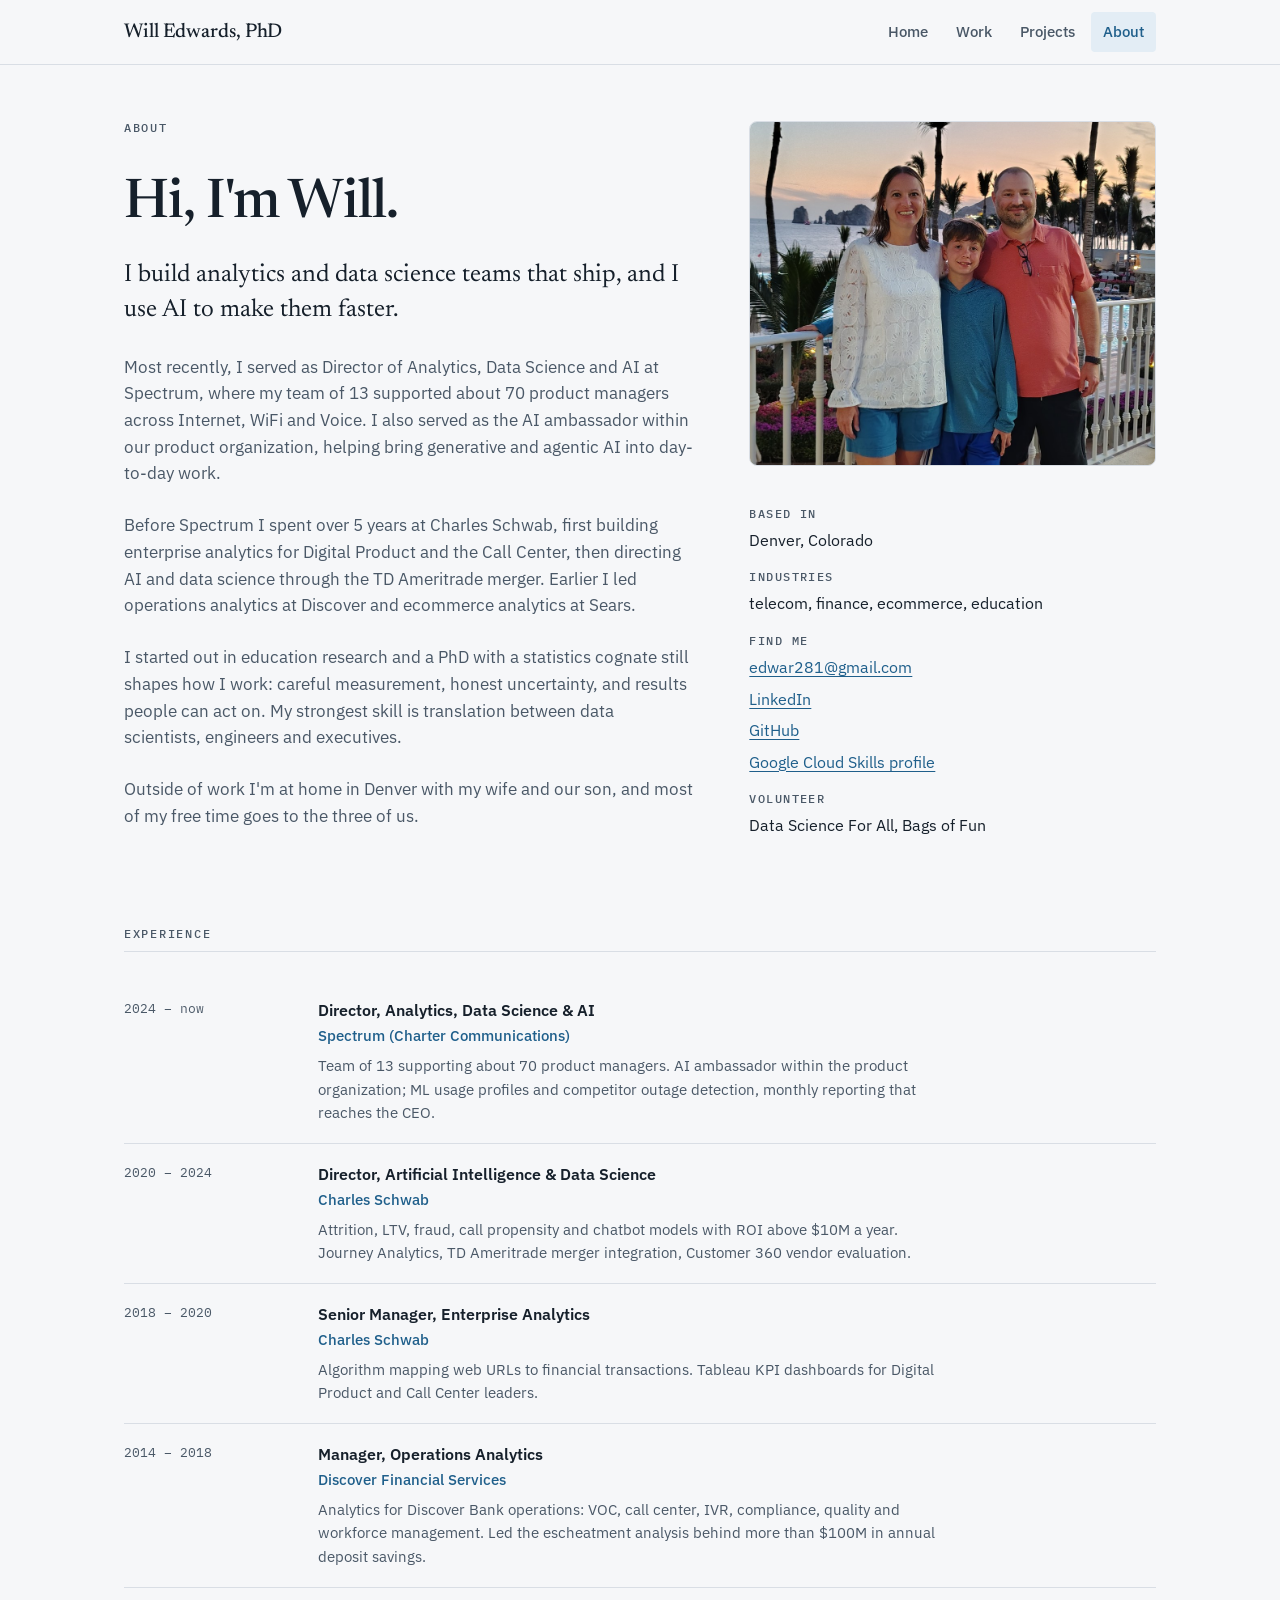
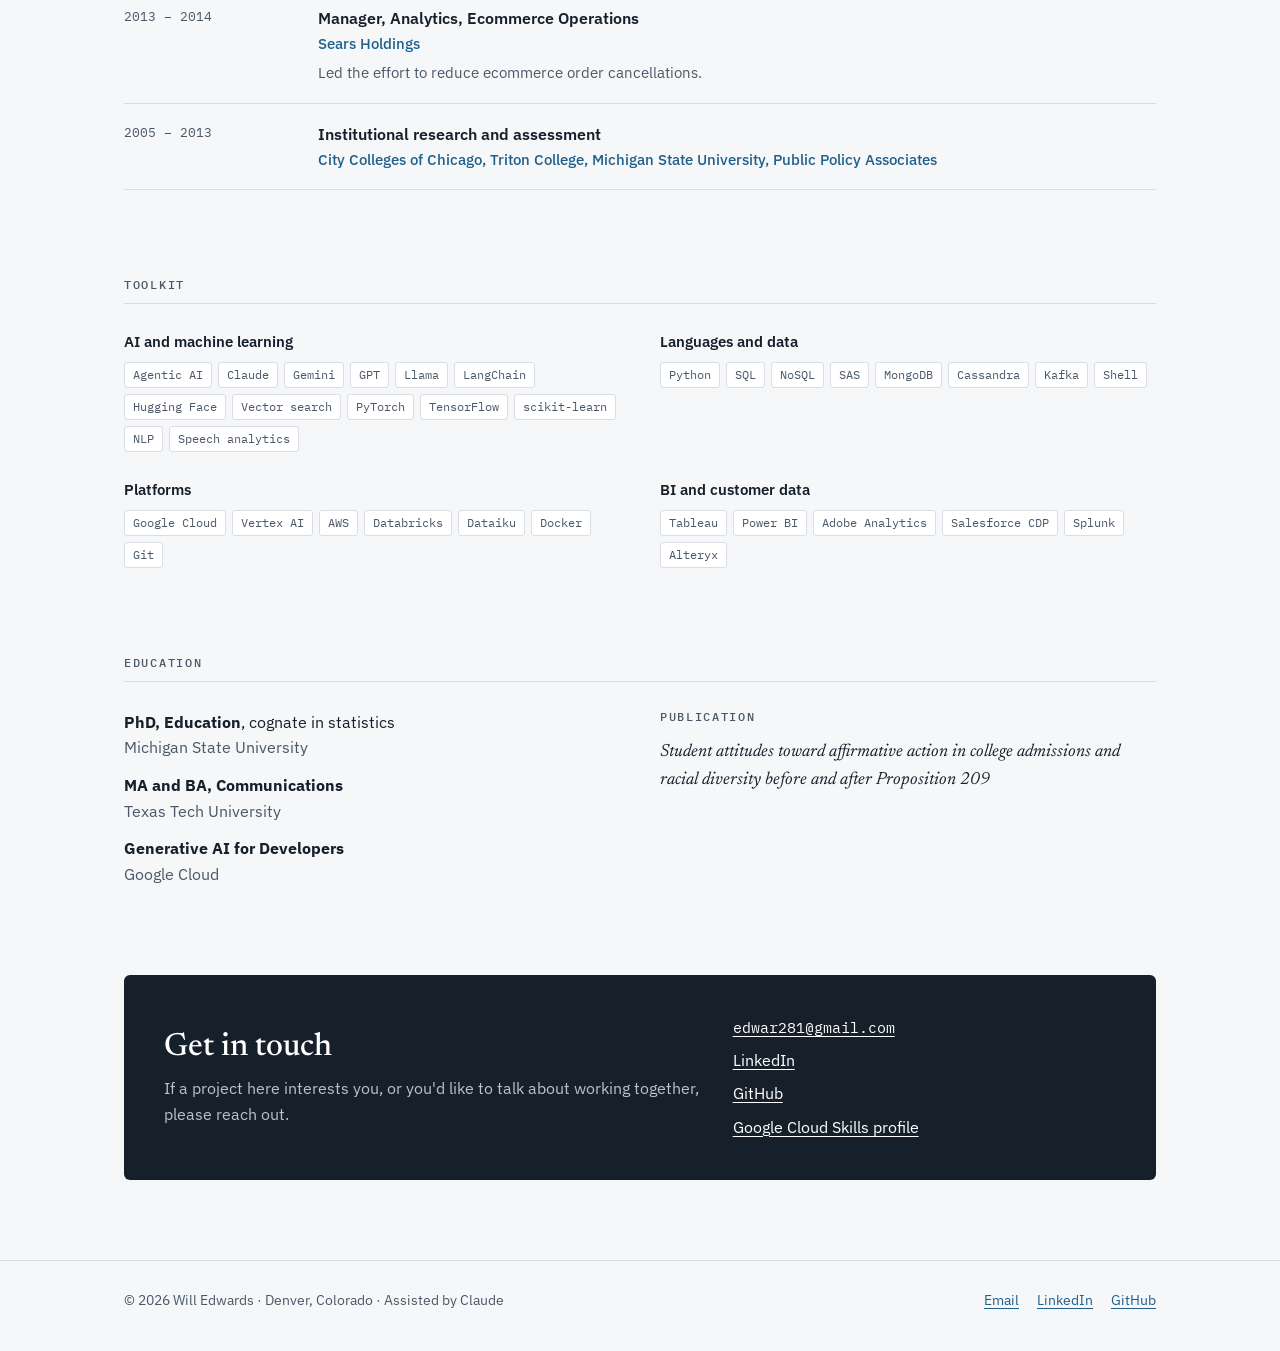
<file: about.html>
<!doctype html>
<html lang="en">
<head>
<meta charset="utf-8">
<meta name="viewport" content="width=device-width, initial-scale=1">
<title>About | Will Edwards</title>
<meta name="description" content="Experience, toolkit and education for Will Edwards, PhD.">
<meta property="og:title" content="About | Will Edwards">
<meta property="og:description" content="Experience, toolkit and education for Will Edwards, PhD.">
<meta property="og:type" content="website">
<link rel="icon" href="assets/favicon.svg" type="image/svg+xml">
<link rel="preconnect" href="https://fonts.googleapis.com">
<link rel="preconnect" href="https://fonts.gstatic.com" crossorigin>
<link rel="stylesheet" href="https://fonts.googleapis.com/css2?family=Newsreader:opsz,wght@6..72,400;6..72,500&family=IBM+Plex+Sans:wght@400;500;600&family=IBM+Plex+Mono:wght@400;500&display=swap">
<link rel="stylesheet" href="assets/site.css?v=c409feef">
</head>
<body>
<a class="skip" href="#main">Skip to content</a>
<header class="site-head">
  <div class="container">
    <a class="brand" href="index.html">Will Edwards, PhD</a>
    <nav aria-label="Main">
      <ul class="nav">
        <li><a href="index.html">Home</a></li>
        <li><a href="work.html">Work</a></li>
        <li><a href="projects.html">Projects</a></li>
        <li><a href="about.html" aria-current="page">About</a></li>
      </ul>
    </nav>
  </div>
</header>
<main id="main" class="container">
<section class="about-grid">
  <div class="prose">
    <p class="eyebrow">About</p>
    <h1>Hi, I'm Will.</h1>
    <p class="lead">I build analytics and data science teams that ship, and I use AI to make them faster.</p>
    <p>Most recently, I served as Director of Analytics, Data Science and AI at Spectrum, where my team of 13 supported about 70 product managers across Internet, WiFi and Voice. I also served as the AI ambassador within our product organization, helping bring generative and agentic AI into day-to-day work.</p>
    <p>Before Spectrum I spent over 5 years at Charles Schwab, first building enterprise analytics for Digital Product and the Call Center, then directing AI and data science through the TD Ameritrade merger. Earlier I led operations analytics at Discover and ecommerce analytics at Sears.</p>
    <p>I started out in education research and a PhD with a statistics cognate still shapes how I work: careful measurement, honest uncertainty, and results people can act on. My strongest skill is translation between data scientists, engineers and executives.</p>
    <p>Outside of work I'm at home in Denver with my wife and our son, and most of my free time goes to the three of us.</p>
  </div>
  <aside class="facts">
    <figure class="family"><img src="assets/family.jpg" width="1000" height="847" alt="Will with his wife and son on a resort balcony at sunset"></figure>
    <div><h3>Based in</h3><p>Denver, Colorado</p></div>
    <div><h3>Industries</h3><p>telecom, finance, ecommerce, education</p></div>
    <div><h3>Find me</h3><ul>
      <li><a href="mailto:edwar281@gmail.com">edwar281@gmail.com</a></li>
      <li><a href="https://www.linkedin.com/in/williamaedwards" rel="noopener">LinkedIn</a></li>
      <li><a href="https://github.com/edwar281" rel="noopener">GitHub</a></li>
      <li><a href="https://www.cloudskillsboost.google/public_profiles/9ac31947-fc91-422f-a510-274ea5ed46ab" rel="noopener">Google Cloud Skills profile</a></li>
    </ul></div>
    <div><h3>Volunteer</h3><p>Data Science For All, Bags of Fun</p></div>
  </aside>
</section>

<section aria-labelledby="exp-title">
  <h2 class="section-title" id="exp-title">Experience</h2>
  <ul class="roles">
    <li><span class="when">2024 &ndash; now</span><div><strong>Director, Analytics, Data Science &amp; AI</strong><span class="org">Spectrum (Charter Communications)</span><p>Team of 13 supporting about 70 product managers. AI ambassador within the product organization; ML usage profiles and competitor outage detection, monthly reporting that reaches the CEO.</p></div></li>
    <li><span class="when">2020 &ndash; 2024</span><div><strong>Director, Artificial Intelligence &amp; Data Science</strong><span class="org">Charles Schwab</span><p>Attrition, LTV, fraud, call propensity and chatbot models with ROI above $10M a year. Journey Analytics, TD Ameritrade merger integration, Customer 360 vendor evaluation.</p></div></li>
    <li><span class="when">2018 &ndash; 2020</span><div><strong>Senior Manager, Enterprise Analytics</strong><span class="org">Charles Schwab</span><p>Algorithm mapping web URLs to financial transactions. Tableau KPI dashboards for Digital Product and Call Center leaders.</p></div></li>
    <li><span class="when">2014 &ndash; 2018</span><div><strong>Manager, Operations Analytics</strong><span class="org">Discover Financial Services</span><p>Analytics for Discover Bank operations: VOC, call center, IVR, compliance, quality and workforce management. Led the escheatment analysis behind more than $100M in annual deposit savings.</p></div></li>
    <li><span class="when">2013 &ndash; 2014</span><div><strong>Manager, Analytics, Ecommerce Operations</strong><span class="org">Sears Holdings</span><p>Led the effort to reduce ecommerce order cancellations.</p></div></li>
    <li><span class="when">2005 &ndash; 2013</span><div><strong>Institutional research and assessment</strong><span class="org">City Colleges of Chicago, Triton College, Michigan State University, Public Policy Associates</span></div></li>
  </ul>
</section>

<section aria-labelledby="kit-title">
  <h2 class="section-title" id="kit-title">Toolkit</h2>
  <div class="kit">
    <div><h3>AI and machine learning</h3><ul class="tags"><li>Agentic AI</li><li>Claude</li><li>Gemini</li><li>GPT</li><li>Llama</li><li>LangChain</li><li>Hugging Face</li><li>Vector search</li><li>PyTorch</li><li>TensorFlow</li><li>scikit-learn</li><li>NLP</li><li>Speech analytics</li></ul></div>
    <div><h3>Languages and data</h3><ul class="tags"><li>Python</li><li>SQL</li><li>NoSQL</li><li>SAS</li><li>MongoDB</li><li>Cassandra</li><li>Kafka</li><li>Shell</li></ul></div>
    <div><h3>Platforms</h3><ul class="tags"><li>Google Cloud</li><li>Vertex AI</li><li>AWS</li><li>Databricks</li><li>Dataiku</li><li>Docker</li><li>Git</li></ul></div>
    <div><h3>BI and customer data</h3><ul class="tags"><li>Tableau</li><li>Power BI</li><li>Adobe Analytics</li><li>Salesforce CDP</li><li>Splunk</li><li>Alteryx</li></ul></div>
  </div>
</section>

<section aria-labelledby="edu-title">
  <h2 class="section-title" id="edu-title">Education</h2>
  <div class="edu">
    <div>
      <p><strong>PhD, Education</strong>, cognate in statistics<br><span class="muted">Michigan State University</span></p>
      <p><strong>MA and BA, Communications</strong><br><span class="muted">Texas Tech University</span></p>
      <p><strong>Generative AI for Developers</strong><br><span class="muted">Google Cloud</span></p>
    </div>
    <div>
      <p class="eyebrow">Publication</p>
      <p class="pub">Student attitudes toward affirmative action in college admissions and racial diversity before and after Proposition 209</p>
    </div>
  </div>
</section>

<section class="contact" aria-labelledby="contact-title">
  <div>
    <h2 id="contact-title">Get in touch</h2>
    <p>If a project here interests you, or you'd like to talk about working together, please reach out.</p>
  </div>
  <ul>
    <li class="email"><a href="mailto:edwar281@gmail.com">edwar281@gmail.com</a></li>
    <li><a href="https://www.linkedin.com/in/williamaedwards" rel="noopener">LinkedIn</a></li>
    <li><a href="https://github.com/edwar281" rel="noopener">GitHub</a></li>
    <li><a href="https://www.cloudskillsboost.google/public_profiles/9ac31947-fc91-422f-a510-274ea5ed46ab" rel="noopener">Google Cloud Skills profile</a></li>
  </ul>
</section>
</main>
<footer class="site-foot">
  <div class="container">
    <span>&copy; 2026 Will Edwards &middot; Denver, Colorado &middot; Assisted by Claude</span>
    <ul>
      <li><a href="mailto:edwar281@gmail.com">Email</a></li>
      <li><a href="https://www.linkedin.com/in/williamaedwards" rel="noopener">LinkedIn</a></li>
      <li><a href="https://github.com/edwar281" rel="noopener">GitHub</a></li>
    </ul>
  </div>
</footer>
</body>
</html>
</file>
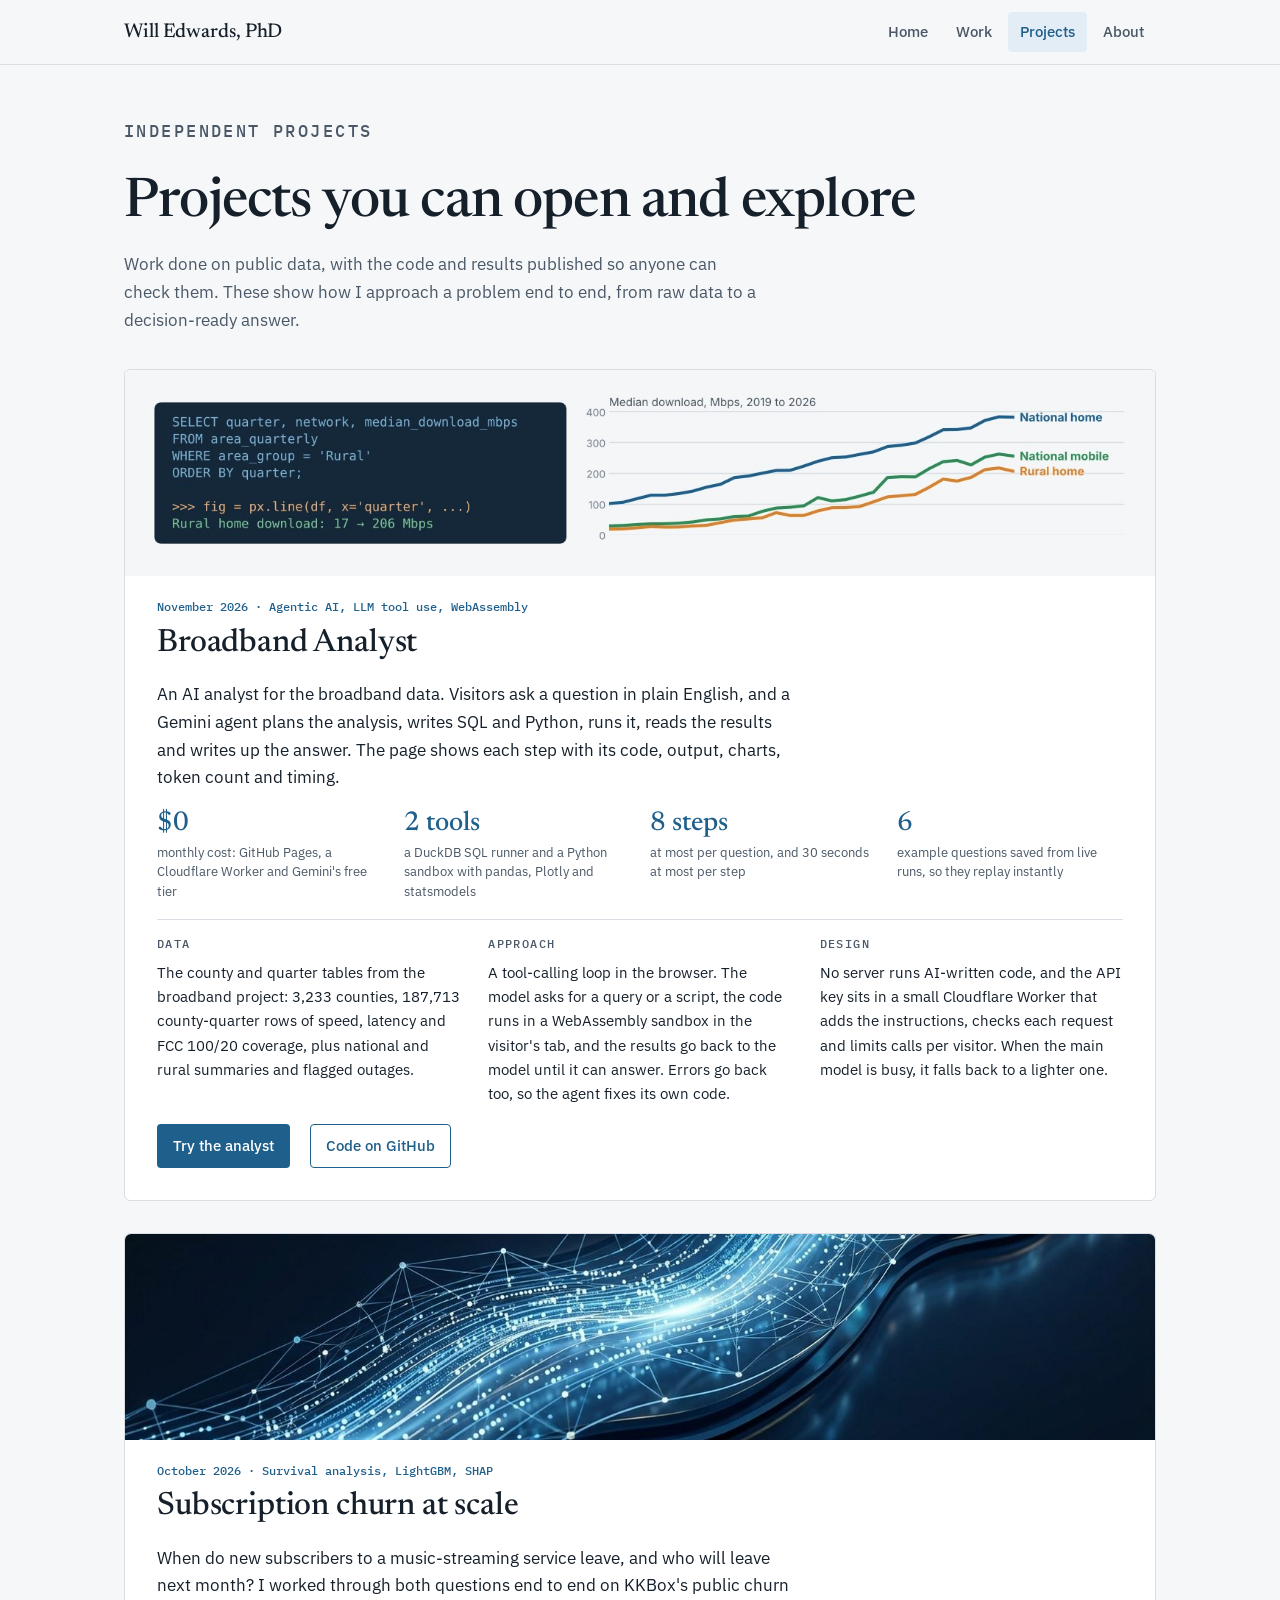
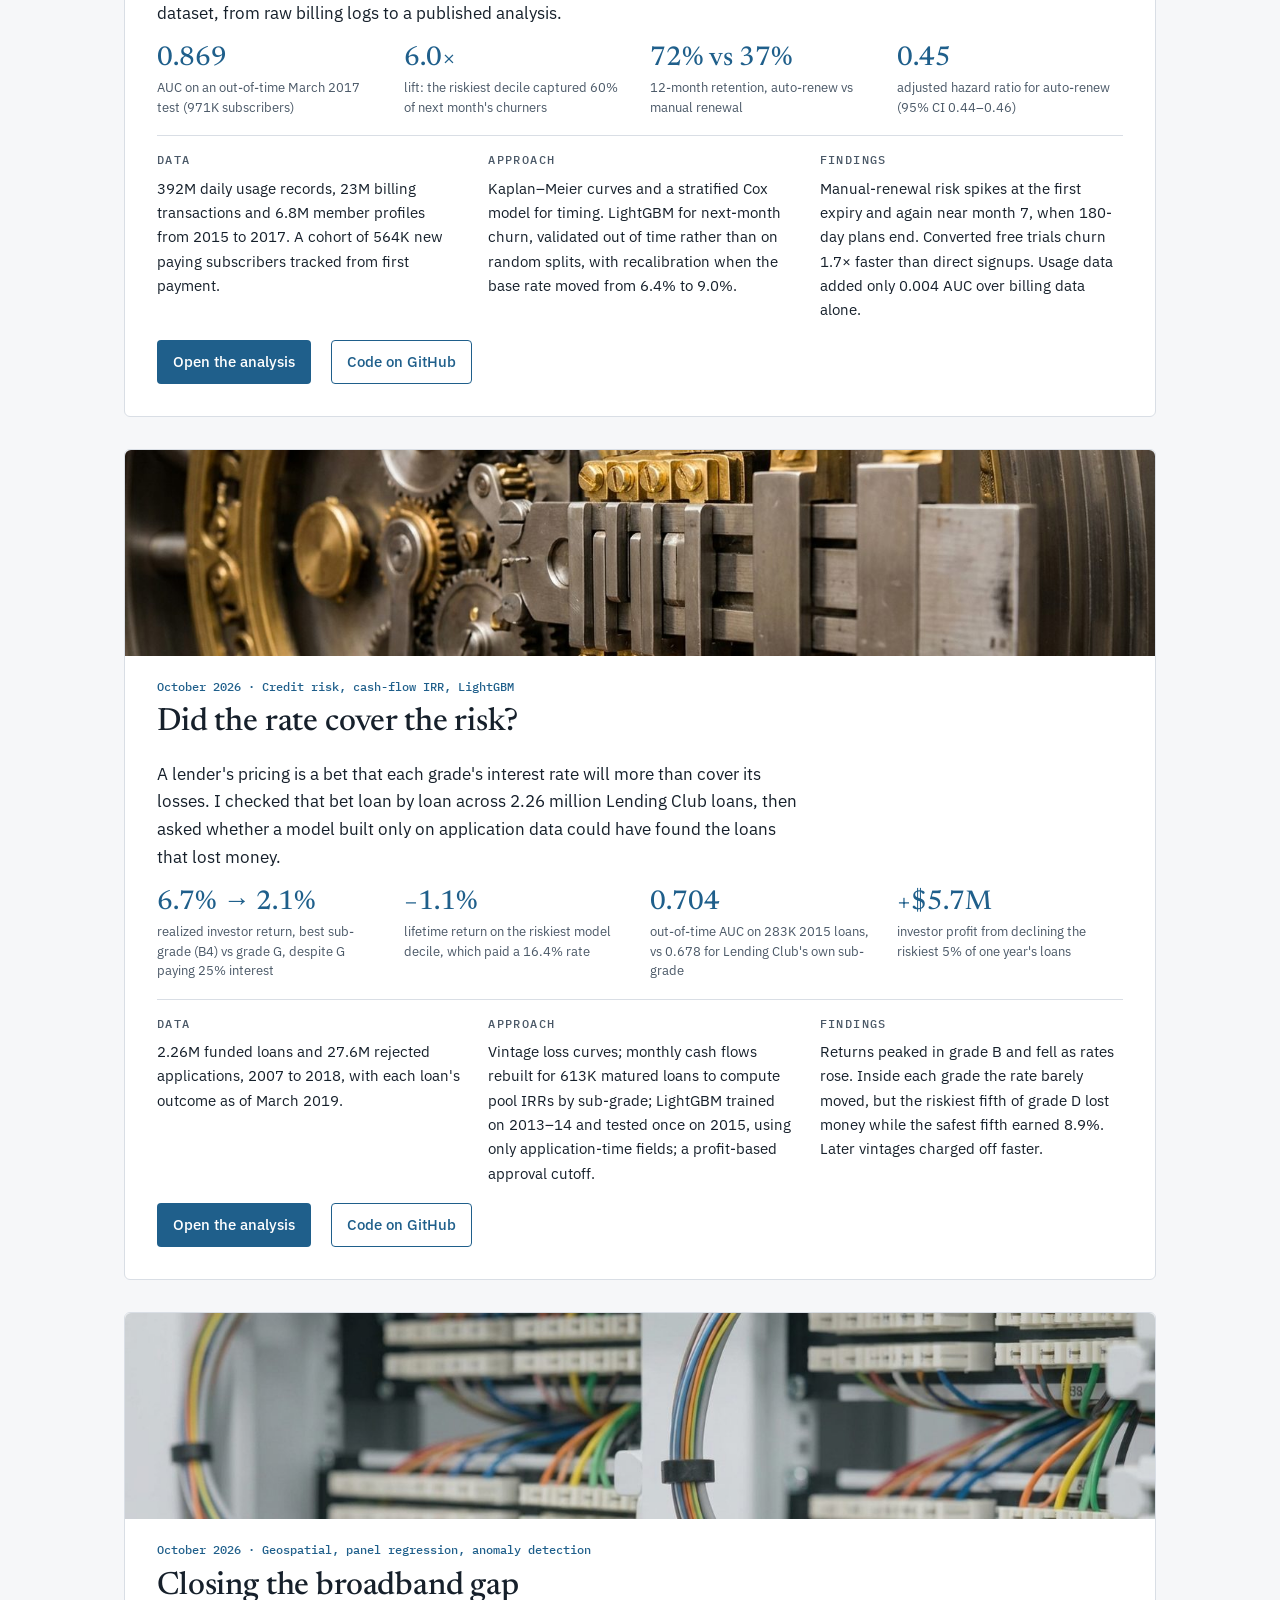
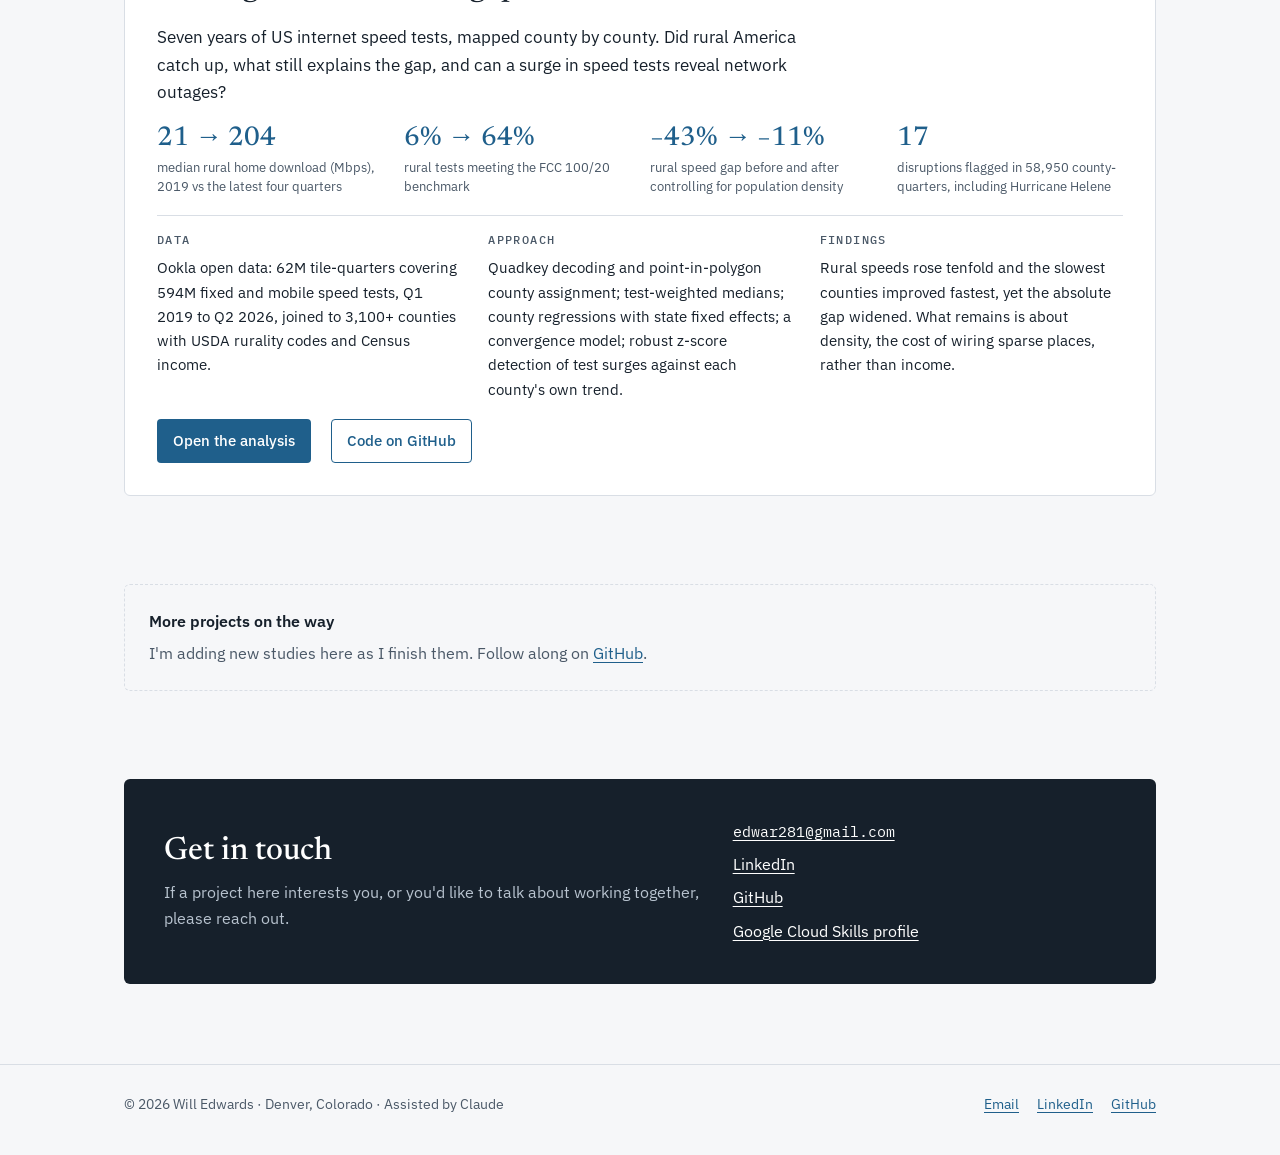
<file: projects.html>
<!doctype html>
<html lang="en">
<head>
<meta charset="utf-8">
<meta name="viewport" content="width=device-width, initial-scale=1">
<title>Projects | Will Edwards</title>
<meta name="description" content="Independent data science projects on public data, with analyses and code.">
<meta property="og:title" content="Projects | Will Edwards">
<meta property="og:description" content="Independent data science projects on public data, with analyses and code.">
<meta property="og:type" content="website">
<link rel="icon" href="assets/favicon.svg" type="image/svg+xml">
<link rel="preconnect" href="https://fonts.googleapis.com">
<link rel="preconnect" href="https://fonts.gstatic.com" crossorigin>
<link rel="stylesheet" href="https://fonts.googleapis.com/css2?family=Newsreader:opsz,wght@6..72,400;6..72,500&family=IBM+Plex+Sans:wght@400;500;600&family=IBM+Plex+Mono:wght@400;500&display=swap">
<link rel="stylesheet" href="assets/site.css?v=c409feef">
</head>
<body>
<a class="skip" href="#main">Skip to content</a>
<header class="site-head">
  <div class="container">
    <a class="brand" href="index.html">Will Edwards, PhD</a>
    <nav aria-label="Main">
      <ul class="nav">
        <li><a href="index.html">Home</a></li>
        <li><a href="work.html">Work</a></li>
        <li><a href="projects.html" aria-current="page">Projects</a></li>
        <li><a href="about.html">About</a></li>
      </ul>
    </nav>
  </div>
</header>
<main id="main" class="container">
<section class="page-intro tight">
  <p class="eyebrow">Independent projects</p>
  <h1>Projects you can open and explore</h1>
  <p>Work done on public data, with the code and results published so anyone can check them. These show how I approach a problem end to end, from raw data to a decision-ready answer.</p>
</section>

<section class="cases" aria-label="Projects" style="gap:32px">
  <article class="case panel" id="ai-analyst">
    <img class="case-img" src="assets/proj-analyst.jpg" width="1400" height="280" alt="">
    <header>
      <span class="meta">November 2026 &middot; Agentic AI, LLM tool use, WebAssembly</span>
      <h2>Broadband Analyst</h2>
    </header>
    <p class="lede">An AI analyst for the broadband data. Visitors ask a question in plain English, and a Gemini agent plans the analysis, writes SQL and Python, runs it, reads the results and writes up the answer. The page shows each step with its code, output, charts, token count and timing.</p>
    <dl class="kpis">
      <div><dt>$0</dt><dd>monthly cost: GitHub Pages, a Cloudflare Worker and Gemini's free tier</dd></div>
      <div><dt>2 tools</dt><dd>a DuckDB SQL runner and a Python sandbox with pandas, Plotly and statsmodels</dd></div>
      <div><dt>8 steps</dt><dd>at most per question, and 30 seconds at most per step</dd></div>
      <div><dt>6</dt><dd>example questions saved from live runs, so they replay instantly</dd></div>
    </dl>
    <dl class="pao">
      <div><dt>Data</dt><dd>The county and quarter tables from the broadband project: 3,233 counties, 187,713 county-quarter rows of speed, latency and FCC 100/20 coverage, plus national and rural summaries and flagged outages.</dd></div>
      <div><dt>Approach</dt><dd>A tool-calling loop in the browser. The model asks for a query or a script, the code runs in a WebAssembly sandbox in the visitor's tab, and the results go back to the model until it can answer. Errors go back too, so the agent fixes its own code.</dd></div>
      <div><dt>Design</dt><dd>No server runs AI-written code, and the API key sits in a small Cloudflare Worker that adds the instructions, checks each request and limits calls per visitor. When the main model is busy, it falls back to a lighter one.</dd></div>
    </dl>
    <p class="actions">
      <a class="btn" href="https://edwar281.github.io/public/ai-analyst/">Try the analyst</a>
      <a class="btn ghost" href="https://github.com/edwar281/public/tree/main/ai-analyst" rel="noopener">Code on GitHub</a>
    </p>
  </article>

  <article class="case panel" id="kkbox-churn">
    <img class="case-img" src="assets/proj-kkbox.jpg" width="1400" height="280" alt="">
    <header>
      <span class="meta">October 2026 &middot; Survival analysis, LightGBM, SHAP</span>
      <h2>Subscription churn at scale</h2>
    </header>
    <p class="lede">When do new subscribers to a music-streaming service leave, and who will leave next month? I worked through both questions end to end on KKBox's public churn dataset, from raw billing logs to a published analysis.</p>
    <dl class="kpis">
      <div><dt>0.869</dt><dd>AUC on an out-of-time March 2017 test (971K subscribers)</dd></div>
      <div><dt>6.0&times;</dt><dd>lift: the riskiest decile captured 60% of next month's churners</dd></div>
      <div><dt>72% vs 37%</dt><dd>12-month retention, auto-renew vs manual renewal</dd></div>
      <div><dt>0.45</dt><dd>adjusted hazard ratio for auto-renew (95% CI 0.44&ndash;0.46)</dd></div>
    </dl>
    <dl class="pao">
      <div><dt>Data</dt><dd>392M daily usage records, 23M billing transactions and 6.8M member profiles from 2015 to 2017. A cohort of 564K new paying subscribers tracked from first payment.</dd></div>
      <div><dt>Approach</dt><dd>Kaplan&ndash;Meier curves and a stratified Cox model for timing. LightGBM for next-month churn, validated out of time rather than on random splits, with recalibration when the base rate moved from 6.4% to 9.0%.</dd></div>
      <div><dt>Findings</dt><dd>Manual-renewal risk spikes at the first expiry and again near month 7, when 180-day plans end. Converted free trials churn 1.7&times; faster than direct signups. Usage data added only 0.004 AUC over billing data alone.</dd></div>
    </dl>
    <p class="actions">
      <a class="btn" href="https://edwar281.github.io/public/kkbox-churn/dashboard/">Open the analysis</a>
      <a class="btn ghost" href="https://github.com/edwar281/public/tree/main/kkbox-churn" rel="noopener">Code on GitHub</a>
    </p>
  </article>

  <article class="case panel" id="lending-club-credit">
    <img class="case-img" src="assets/proj-lending.jpg" width="1400" height="280" alt="">
    <header>
      <span class="meta">October 2026 &middot; Credit risk, cash-flow IRR, LightGBM</span>
      <h2>Did the rate cover the risk?</h2>
    </header>
    <p class="lede">A lender's pricing is a bet that each grade's interest rate will more than cover its losses. I checked that bet loan by loan across 2.26 million Lending Club loans, then asked whether a model built only on application data could have found the loans that lost money.</p>
    <dl class="kpis">
      <div><dt>6.7% &rarr; 2.1%</dt><dd>realized investor return, best sub-grade (B4) vs grade G, despite G paying 25% interest</dd></div>
      <div><dt>&minus;1.1%</dt><dd>lifetime return on the riskiest model decile, which paid a 16.4% rate</dd></div>
      <div><dt>0.704</dt><dd>out-of-time AUC on 283K 2015 loans, vs 0.678 for Lending Club's own sub-grade</dd></div>
      <div><dt>+$5.7M</dt><dd>investor profit from declining the riskiest 5% of one year's loans</dd></div>
    </dl>
    <dl class="pao">
      <div><dt>Data</dt><dd>2.26M funded loans and 27.6M rejected applications, 2007 to 2018, with each loan's outcome as of March 2019.</dd></div>
      <div><dt>Approach</dt><dd>Vintage loss curves; monthly cash flows rebuilt for 613K matured loans to compute pool IRRs by sub-grade; LightGBM trained on 2013&ndash;14 and tested once on 2015, using only application-time fields; a profit-based approval cutoff.</dd></div>
      <div><dt>Findings</dt><dd>Returns peaked in grade B and fell as rates rose. Inside each grade the rate barely moved, but the riskiest fifth of grade D lost money while the safest fifth earned 8.9%. Later vintages charged off faster.</dd></div>
    </dl>
    <p class="actions">
      <a class="btn" href="https://edwar281.github.io/public/lending-club-credit/dashboard/">Open the analysis</a>
      <a class="btn ghost" href="https://github.com/edwar281/public/tree/main/lending-club-credit" rel="noopener">Code on GitHub</a>
    </p>
  </article>

  <article class="case panel" id="ookla-broadband">
    <img class="case-img" src="assets/proj-broadband.jpg" width="1400" height="280" alt="">
    <header>
      <span class="meta">October 2026 &middot; Geospatial, panel regression, anomaly detection</span>
      <h2>Closing the broadband gap</h2>
    </header>
    <p class="lede">Seven years of US internet speed tests, mapped county by county. Did rural America catch up, what still explains the gap, and can a surge in speed tests reveal network outages?</p>
    <dl class="kpis">
      <div><dt>21 &rarr; 204</dt><dd>median rural home download (Mbps), 2019 vs the latest four quarters</dd></div>
      <div><dt>6% &rarr; 64%</dt><dd>rural tests meeting the FCC 100/20 benchmark</dd></div>
      <div><dt>&minus;43% &rarr; &minus;11%</dt><dd>rural speed gap before and after controlling for population density</dd></div>
      <div><dt>17</dt><dd>disruptions flagged in 58,950 county-quarters, including Hurricane Helene</dd></div>
    </dl>
    <dl class="pao">
      <div><dt>Data</dt><dd>Ookla open data: 62M tile-quarters covering 594M fixed and mobile speed tests, Q1 2019 to Q2 2026, joined to 3,100+ counties with USDA rurality codes and Census income.</dd></div>
      <div><dt>Approach</dt><dd>Quadkey decoding and point-in-polygon county assignment; test-weighted medians; county regressions with state fixed effects; a convergence model; robust z-score detection of test surges against each county's own trend.</dd></div>
      <div><dt>Findings</dt><dd>Rural speeds rose tenfold and the slowest counties improved fastest, yet the absolute gap widened. What remains is about density, the cost of wiring sparse places, rather than income.</dd></div>
    </dl>
    <p class="actions">
      <a class="btn" href="https://edwar281.github.io/public/ookla-broadband/dashboard/">Open the analysis</a>
      <a class="btn ghost" href="https://github.com/edwar281/public/tree/main/ookla-broadband" rel="noopener">Code on GitHub</a>
    </p>
  </article>
</section>

<section aria-label="More to come">
  <div class="next">
    <strong>More projects on the way</strong>
    <span>I'm adding new studies here as I finish them. Follow along on <a href="https://github.com/edwar281" rel="noopener">GitHub</a>.</span>
  </div>
</section>

<section class="contact" aria-labelledby="contact-title">
  <div>
    <h2 id="contact-title">Get in touch</h2>
    <p>If a project here interests you, or you'd like to talk about working together, please reach out.</p>
  </div>
  <ul>
    <li class="email"><a href="mailto:edwar281@gmail.com">edwar281@gmail.com</a></li>
    <li><a href="https://www.linkedin.com/in/williamaedwards" rel="noopener">LinkedIn</a></li>
    <li><a href="https://github.com/edwar281" rel="noopener">GitHub</a></li>
    <li><a href="https://www.cloudskillsboost.google/public_profiles/9ac31947-fc91-422f-a510-274ea5ed46ab" rel="noopener">Google Cloud Skills profile</a></li>
  </ul>
</section>
</main>
<footer class="site-foot">
  <div class="container">
    <span>&copy; 2026 Will Edwards &middot; Denver, Colorado &middot; Assisted by Claude</span>
    <ul>
      <li><a href="mailto:edwar281@gmail.com">Email</a></li>
      <li><a href="https://www.linkedin.com/in/williamaedwards" rel="noopener">LinkedIn</a></li>
      <li><a href="https://github.com/edwar281" rel="noopener">GitHub</a></li>
    </ul>
  </div>
</footer>
</body>
</html>
</file>
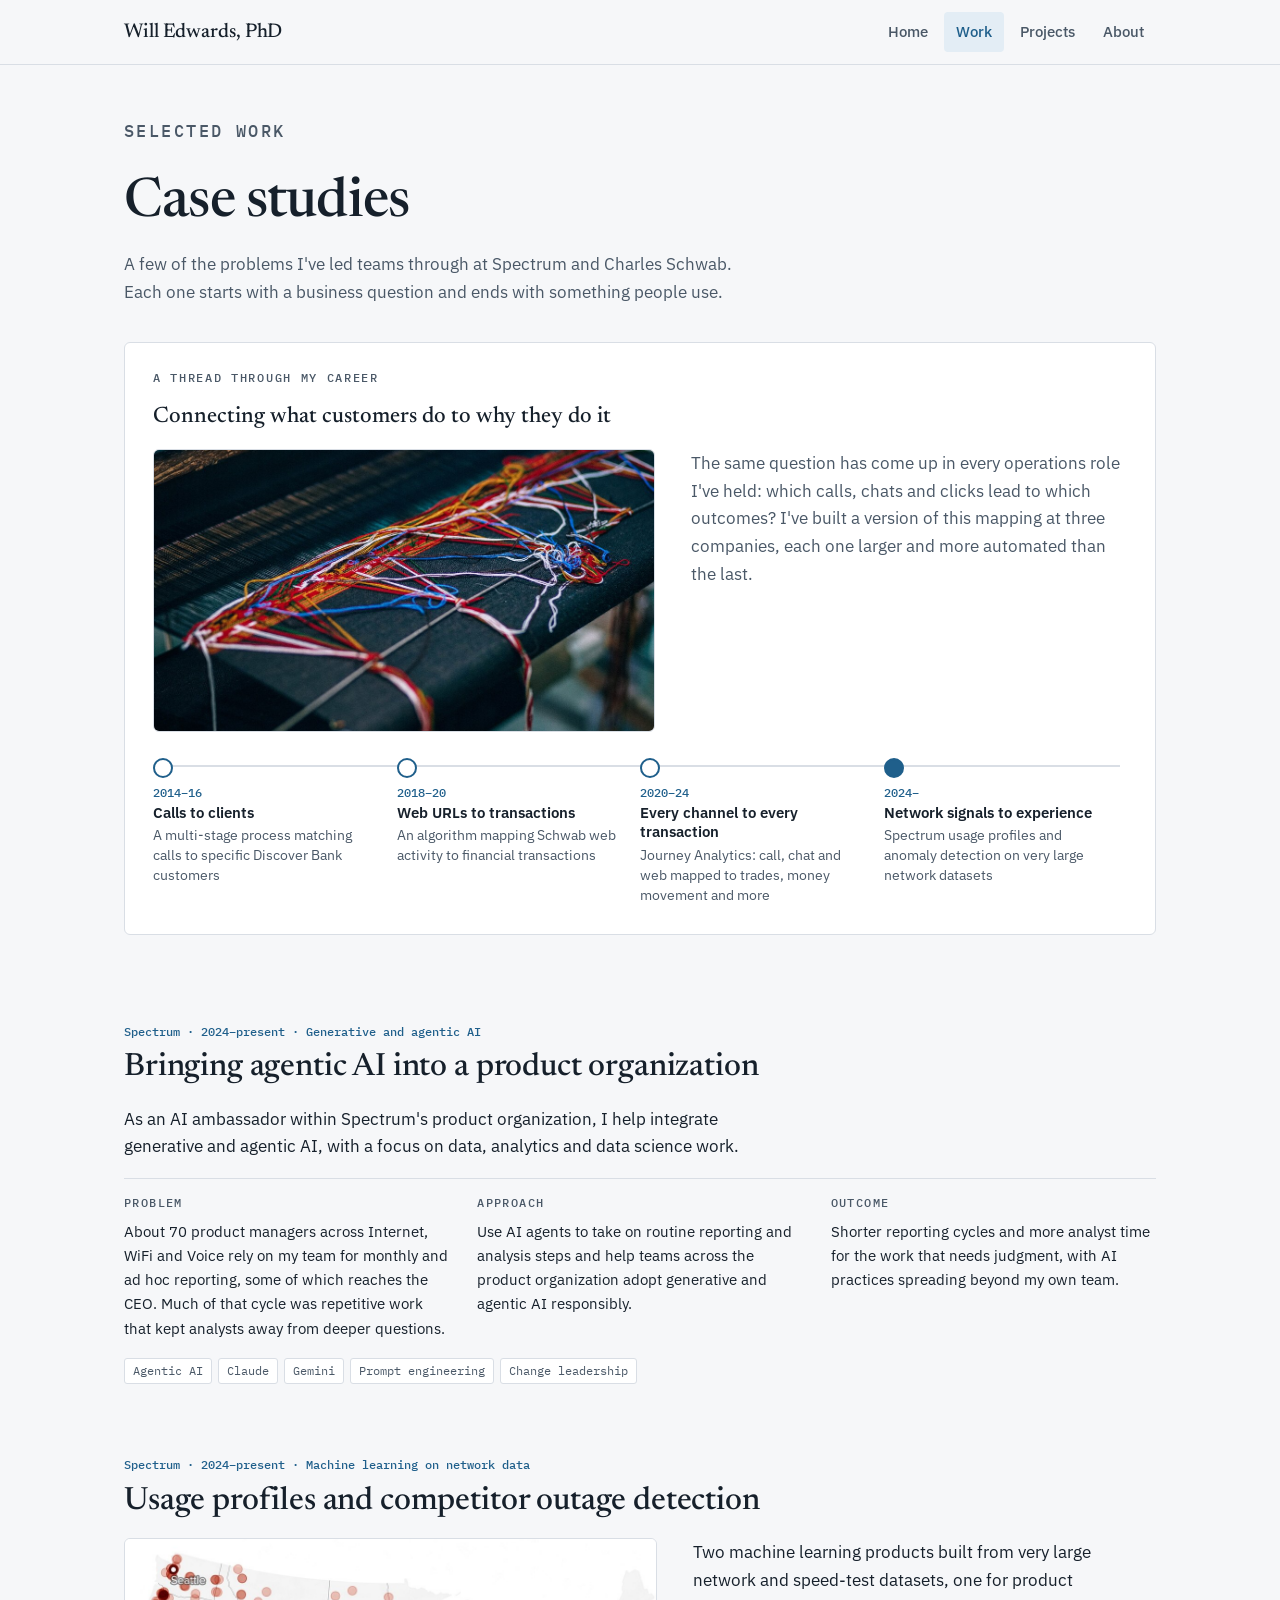
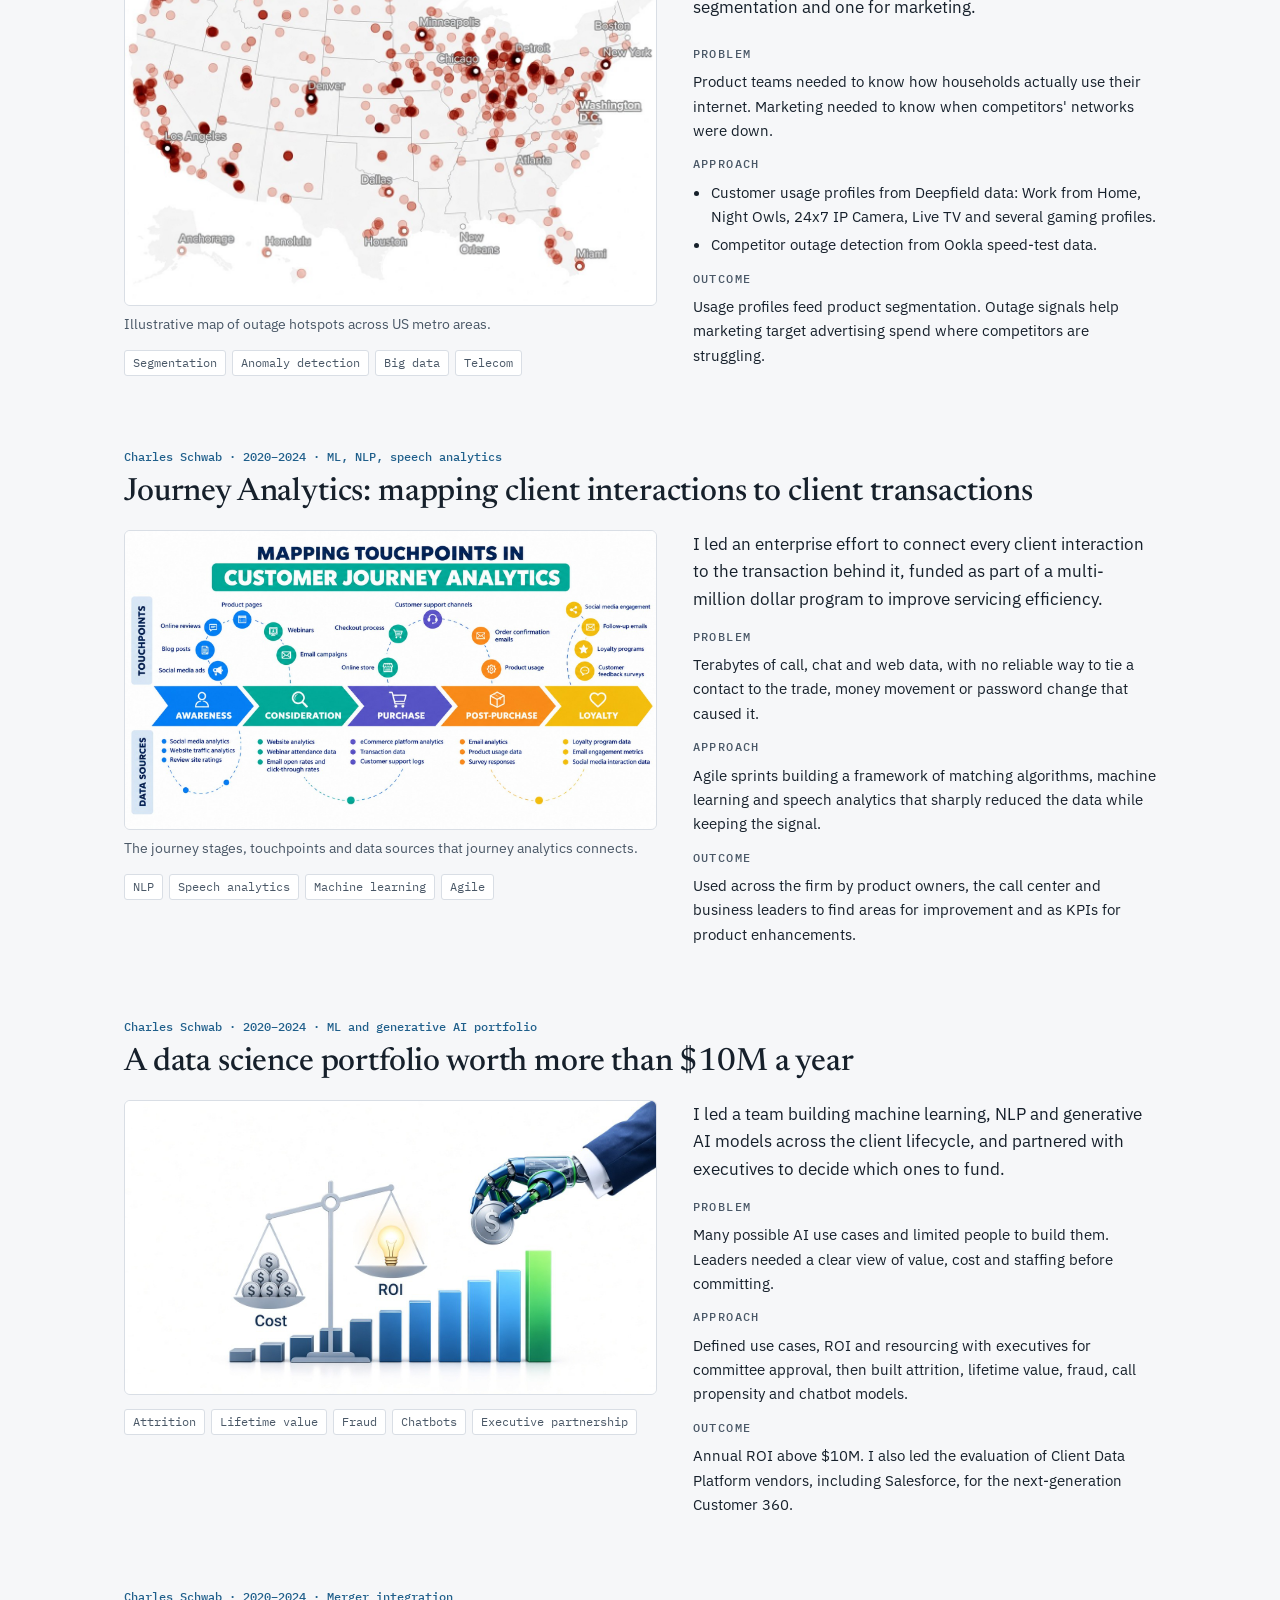
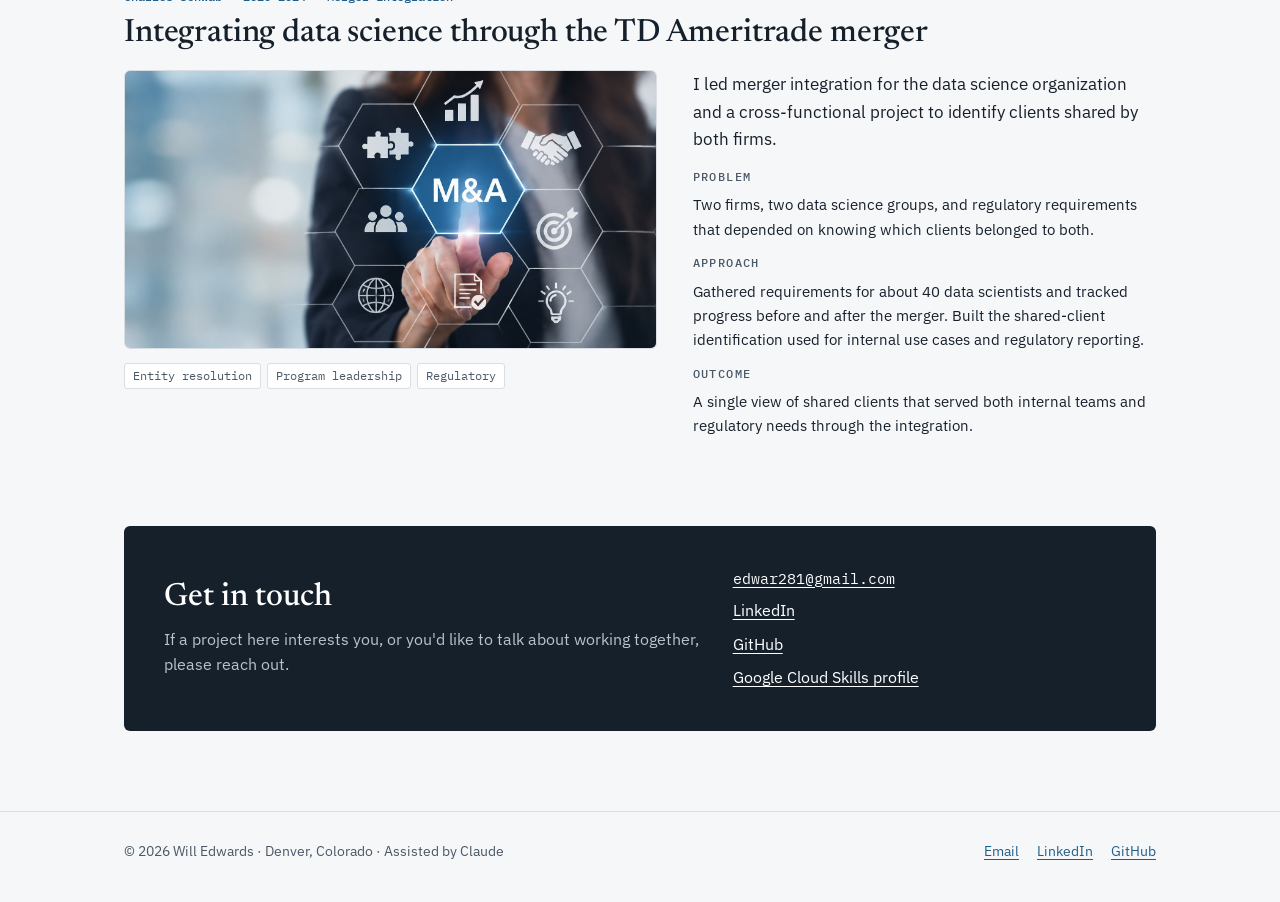
<file: work.html>
<!doctype html>
<html lang="en">
<head>
<meta charset="utf-8">
<meta name="viewport" content="width=device-width, initial-scale=1">
<title>Case studies | Will Edwards</title>
<meta name="description" content="Selected analytics, machine learning and AI work at Spectrum and Charles Schwab.">
<meta property="og:title" content="Case studies | Will Edwards">
<meta property="og:description" content="Selected analytics, machine learning and AI work at Spectrum and Charles Schwab.">
<meta property="og:type" content="website">
<link rel="icon" href="assets/favicon.svg" type="image/svg+xml">
<link rel="preconnect" href="https://fonts.googleapis.com">
<link rel="preconnect" href="https://fonts.gstatic.com" crossorigin>
<link rel="stylesheet" href="https://fonts.googleapis.com/css2?family=Newsreader:opsz,wght@6..72,400;6..72,500&family=IBM+Plex+Sans:wght@400;500;600&family=IBM+Plex+Mono:wght@400;500&display=swap">
<link rel="stylesheet" href="assets/site.css?v=c409feef">
</head>
<body>
<a class="skip" href="#main">Skip to content</a>
<header class="site-head">
  <div class="container">
    <a class="brand" href="index.html">Will Edwards, PhD</a>
    <nav aria-label="Main">
      <ul class="nav">
        <li><a href="index.html">Home</a></li>
        <li><a href="work.html" aria-current="page">Work</a></li>
        <li><a href="projects.html">Projects</a></li>
        <li><a href="about.html">About</a></li>
      </ul>
    </nav>
  </div>
</header>
<main id="main" class="container">
<section class="page-intro tight">
  <p class="eyebrow">Selected work</p>
  <h1>Case studies</h1>
  <p>A few of the problems I've led teams through at Spectrum and Charles Schwab. Each one starts with a business question and ends with something people use.</p>
</section>

<section aria-labelledby="thread-title">
  <div class="thread">
    <p class="eyebrow" style="margin:0">A thread through my career</p>
    <h2 id="thread-title" style="font:500 1.4rem/1.25 var(--f-display)">Connecting what customers do to why they do it</h2>
    <div class="thread-row">
      <img class="thread-img" src="assets/thread-loom.jpg" width="1080" height="607" alt="Colorful threads on a loom">
      <p>The same question has come up in every operations role I've held: which calls, chats and clicks lead to which outcomes? I've built a version of this mapping at three companies, each one larger and more automated than the last.</p>
    </div>
    <ol class="steps">
      <li><span class="yr">2014&ndash;16</span><strong>Calls to clients</strong><span>A multi-stage process matching calls to specific Discover Bank customers</span></li>
      <li><span class="yr">2018&ndash;20</span><strong>Web URLs to transactions</strong><span>An algorithm mapping Schwab web activity to financial transactions</span></li>
      <li><span class="yr">2020&ndash;24</span><strong>Every channel to every transaction</strong><span>Journey Analytics: call, chat and web mapped to trades, money movement and more</span></li>
      <li><span class="yr">2024&ndash;</span><strong>Network signals to experience</strong><span>Spectrum usage profiles and anomaly detection on very large network datasets</span></li>
    </ol>
  </div>
</section>

<section class="cases" aria-label="Case studies">

  <article class="case" id="ai-transformation">
    <header>
      <span class="meta">Spectrum &middot; 2024&ndash;present &middot; Generative and agentic AI</span>
      <h2>Bringing agentic AI into a product organization</h2>
    </header>
    <p class="lede">As an AI ambassador within Spectrum's product organization, I help integrate generative and agentic AI, with a focus on data, analytics and data science work.</p>
    <dl class="pao">
      <div><dt>Problem</dt><dd>About 70 product managers across Internet, WiFi and Voice rely on my team for monthly and ad hoc reporting, some of which reaches the CEO. Much of that cycle was repetitive work that kept analysts away from deeper questions.</dd></div>
      <div><dt>Approach</dt><dd>Use AI agents to take on routine reporting and analysis steps and help teams across the product organization adopt generative and agentic AI responsibly.</dd></div>
      <div><dt>Outcome</dt><dd>Shorter reporting cycles and more analyst time for the work that needs judgment, with AI practices spreading beyond my own team.</dd></div>
    </dl>
    <ul class="tags"><li>Agentic AI</li><li>Claude</li><li>Gemini</li><li>Prompt engineering</li><li>Change leadership</li></ul>
  </article>

  <article class="case has-fig" id="network-ml">
    <header>
      <span class="meta">Spectrum &middot; 2024&ndash;present &middot; Machine learning on network data</span>
      <h2>Usage profiles and competitor outage detection</h2>
    </header>
    <p class="lede">Two machine learning products built from very large network and speed-test datasets, one for product segmentation and one for marketing.</p>
    <div class="fig-col">
    <figure class="diagram">
      <img src="assets/outage-map.jpg" width="1088" height="750" alt="Map of the United States with red circles marking locations, densest across the Midwest, California and Arizona">
      <figcaption>Illustrative map of outage hotspots across US metro areas.</figcaption>
    </figure>
    <ul class="tags"><li>Segmentation</li><li>Anomaly detection</li><li>Big data</li><li>Telecom</li></ul>
    </div>
    <dl class="pao">
      <div><dt>Problem</dt><dd>Product teams needed to know how households actually use their internet. Marketing needed to know when competitors' networks were down.</dd></div>
      <div><dt>Approach</dt><dd><ul>
        <li>Customer usage profiles from Deepfield data: Work from Home, Night Owls, 24x7 IP Camera, Live TV and several gaming profiles.</li>
        <li>Competitor outage detection from Ookla speed-test data.</li>
      </ul></dd></div>
      <div><dt>Outcome</dt><dd>Usage profiles feed product segmentation. Outage signals help marketing target advertising spend where competitors are struggling.</dd></div>
    </dl>
  </article>

  <article class="case has-fig" id="journey-analytics">
    <header>
      <span class="meta">Charles Schwab &middot; 2020&ndash;2024 &middot; ML, NLP, speech analytics</span>
      <h2>Journey Analytics: mapping client interactions to client transactions</h2>
    </header>
    <p class="lede">I led an enterprise effort to connect every client interaction to the transaction behind it, funded as part of a multi-million dollar program to improve servicing efficiency.</p>
    <div class="fig-col">
    <figure class="diagram">
      <img src="assets/journey-touchpoints.jpg" width="1672" height="940" alt="Diagram of customer journey stages from awareness to loyalty, with the touchpoints and data sources at each stage">
      <figcaption>The journey stages, touchpoints and data sources that journey analytics connects.</figcaption>
    </figure>
    <ul class="tags"><li>NLP</li><li>Speech analytics</li><li>Machine learning</li><li>Agile</li></ul>
    </div>
    <dl class="pao">
      <div><dt>Problem</dt><dd>Terabytes of call, chat and web data, with no reliable way to tie a contact to the trade, money movement or password change that caused it.</dd></div>
      <div><dt>Approach</dt><dd>Agile sprints building a framework of matching algorithms, machine learning and speech analytics that sharply reduced the data while keeping the signal.</dd></div>
      <div><dt>Outcome</dt><dd>Used across the firm by product owners, the call center and business leaders to find areas for improvement and as KPIs for product enhancements.</dd></div>
    </dl>
  </article>

  <article class="case has-fig" id="schwab-models">
    <header>
      <span class="meta">Charles Schwab &middot; 2020&ndash;2024 &middot; ML and generative AI portfolio</span>
      <h2>A data science portfolio worth more than $10M a year</h2>
    </header>
    <p class="lede">I led a team building machine learning, NLP and generative AI models across the client lifecycle, and partnered with executives to decide which ones to fund.</p>
    <div class="fig-col">
    <figure class="diagram">
      <img src="assets/ai-funding.jpg" width="1360" height="752" alt="A scale weighing a stack of coins labeled Cost against a glowing light bulb labeled ROI, beside a rising bar chart and a robotic hand placing a coin">
    </figure>
    <ul class="tags"><li>Attrition</li><li>Lifetime value</li><li>Fraud</li><li>Chatbots</li><li>Executive partnership</li></ul>
    </div>
    <dl class="pao">
      <div><dt>Problem</dt><dd>Many possible AI use cases and limited people to build them. Leaders needed a clear view of value, cost and staffing before committing.</dd></div>
      <div><dt>Approach</dt><dd>Defined use cases, ROI and resourcing with executives for committee approval, then built attrition, lifetime value, fraud, call propensity and chatbot models.</dd></div>
      <div><dt>Outcome</dt><dd>Annual ROI above $10M. I also led the evaluation of Client Data Platform vendors, including Salesforce, for the next-generation Customer 360.</dd></div>
    </dl>
  </article>

  <article class="case has-fig" id="merger">
    <header>
      <span class="meta">Charles Schwab &middot; 2020&ndash;2024 &middot; Merger integration</span>
      <h2>Integrating data science through the TD Ameritrade merger</h2>
    </header>
    <p class="lede">I led merger integration for the data science organization and a cross-functional project to identify clients shared by both firms.</p>
    <div class="fig-col">
    <figure class="diagram">
      <img src="assets/merger-integration.jpg" width="1737" height="906" alt="Businesswoman touching a glowing hexagon interface labeled M&amp;A, surrounded by icons for growth, partnership, teamwork and strategy">
    </figure>
    <ul class="tags"><li>Entity resolution</li><li>Program leadership</li><li>Regulatory</li></ul>
    </div>
    <dl class="pao">
      <div><dt>Problem</dt><dd>Two firms, two data science groups, and regulatory requirements that depended on knowing which clients belonged to both.</dd></div>
      <div><dt>Approach</dt><dd>Gathered requirements for about 40 data scientists and tracked progress before and after the merger. Built the shared-client identification used for internal use cases and regulatory reporting.</dd></div>
      <div><dt>Outcome</dt><dd>A single view of shared clients that served both internal teams and regulatory needs through the integration.</dd></div>
    </dl>
  </article>

</section>

<section class="contact" aria-labelledby="contact-title">
  <div>
    <h2 id="contact-title">Get in touch</h2>
    <p>If a project here interests you, or you'd like to talk about working together, please reach out.</p>
  </div>
  <ul>
    <li class="email"><a href="mailto:edwar281@gmail.com">edwar281@gmail.com</a></li>
    <li><a href="https://www.linkedin.com/in/williamaedwards" rel="noopener">LinkedIn</a></li>
    <li><a href="https://github.com/edwar281" rel="noopener">GitHub</a></li>
    <li><a href="https://www.cloudskillsboost.google/public_profiles/9ac31947-fc91-422f-a510-274ea5ed46ab" rel="noopener">Google Cloud Skills profile</a></li>
  </ul>
</section>
</main>
<footer class="site-foot">
  <div class="container">
    <span>&copy; 2026 Will Edwards &middot; Denver, Colorado &middot; Assisted by Claude</span>
    <ul>
      <li><a href="mailto:edwar281@gmail.com">Email</a></li>
      <li><a href="https://www.linkedin.com/in/williamaedwards" rel="noopener">LinkedIn</a></li>
      <li><a href="https://github.com/edwar281" rel="noopener">GitHub</a></li>
    </ul>
  </div>
</footer>
</body>
</html>
</file>
<file: assets/site.css>
/* Will Edwards portfolio. Light mode only, shared across every page. */
:root {
  --paper: #f6f7f9;
  --surface: #ffffff;
  --ink: #16202b;
  --ink-soft: #4a5867;
  --rule: #d9dee5;
  --accent: #1f5f8b;
  --accent-ink: #164a6d;
  --accent-soft: #e3edf5;
  --f-display: "Newsreader", Georgia, "Times New Roman", serif;
  --f-body: "IBM Plex Sans", system-ui, -apple-system, "Segoe UI", sans-serif;
  --f-mono: "IBM Plex Mono", ui-monospace, "SFMono-Regular", Menlo, monospace;
  color-scheme: light;
}

* { box-sizing: border-box; }
html { scroll-padding-top: 80px; }
body { margin: 0; background: var(--paper); color: var(--ink); font: 400 16px/1.6 var(--f-body); -webkit-font-smoothing: antialiased; }
img { max-width: 100%; }
a { color: var(--accent); text-underline-offset: 3px; }
a:hover { color: var(--accent-ink); }
a:focus-visible, button:focus-visible { outline: 2px solid var(--accent); outline-offset: 3px; border-radius: 3px; }
p { margin: 0; }
.skip { position: absolute; left: -9999px; }
.skip:focus { left: 16px; top: 12px; background: var(--surface); padding: 8px 12px; z-index: 10; }

.container { max-width: 1080px; margin: 0 auto; padding-inline: 24px; }

/* Site header */
.site-head { position: sticky; top: 0; z-index: 5; background: rgba(246, 247, 249, .92); backdrop-filter: blur(8px); border-bottom: 1px solid var(--rule); }
.site-head .container { display: flex; align-items: center; justify-content: space-between; gap: 16px; min-height: 64px; flex-wrap: wrap; }
.brand { font: 500 1.25rem/1 var(--f-display); color: var(--ink); text-decoration: none; letter-spacing: -0.005em; }
.nav { display: flex; gap: 4px; list-style: none; margin: 0; padding: 0; flex-wrap: wrap; }
.nav a { display: block; padding: 8px 12px; border-radius: 4px; color: var(--ink-soft); text-decoration: none; font-size: 0.93rem; font-weight: 500; }
.nav a:hover { color: var(--ink); background: var(--accent-soft); }
.nav a[aria-current="page"] { color: var(--accent); background: var(--accent-soft); }

/* Shared type */
main { padding-block: 56px 80px; }
main > section + section { margin-top: 88px; }
.eyebrow { font: 500 0.75rem/1.2 var(--f-mono); text-transform: uppercase; letter-spacing: 0.14em; color: var(--ink-soft); margin: 0 0 14px; }
h1, h2, h3 { margin: 0; font-weight: 500; text-wrap: balance; }
h1 { font: 500 clamp(2.2rem, 5vw, 3.4rem)/1.08 var(--f-display); letter-spacing: -0.015em; }
.section-title { font: 500 0.78rem/1 var(--f-mono); text-transform: uppercase; letter-spacing: 0.14em; color: var(--ink-soft); margin: 0 0 28px; padding-bottom: 12px; border-bottom: 1px solid var(--rule); }
.lead { font: 400 clamp(1.25rem, 2.4vw, 1.55rem)/1.4 var(--f-display); max-width: 40ch; }
.muted { color: var(--ink-soft); }
.measure { max-width: 64ch; }

.page-intro { display: grid; gap: 18px; margin-bottom: 64px; }
.page-intro p { max-width: 64ch; color: var(--ink-soft); font-size: 1.08rem; }

/* Home hero */
.hero { display: grid; grid-template-columns: minmax(0, 1.5fr) minmax(0, 1fr); gap: 56px; align-items: end; }
.hero h1 { margin-bottom: 22px; }
.hero h1 small { display: block; font: 400 1.05rem/1.4 var(--f-body); color: var(--ink-soft); margin-top: 14px; letter-spacing: 0; }
.hero .lead { margin-bottom: 28px; }
.portrait { margin: 0; justify-self: end; width: 100%; max-width: 440px; }
.banner { margin: -48px 0 40px; }
.banner img { display: block; width: 100%; height: auto; aspect-ratio: 5 / 1; object-fit: cover; border-radius: 8px; }
.portrait img { display: block; width: 100%; height: auto; border-radius: 8px; border: 1px solid var(--rule); }
.actions { display: flex; flex-wrap: wrap; align-items: center; gap: 12px 20px; margin: 0; }
.btn { display: inline-block; background: var(--accent); color: #fff; text-decoration: none; font-weight: 500; font-size: 0.94rem; padding: 10px 16px; border-radius: 4px; }
.btn:hover { background: var(--accent-ink); color: #fff; }
.btn.ghost { background: transparent; color: var(--accent); border: 1px solid var(--accent); padding: 9px 15px; }
.btn.ghost:hover { background: var(--accent-soft); color: var(--accent-ink); }

.figures { display: grid; gap: 0; margin: 0; background: var(--surface); border: 1px solid var(--rule); border-radius: 6px; }
.figures div { display: grid; gap: 2px; padding: 16px 20px; }
.figures div + div { border-top: 1px solid var(--rule); }
.figures dt { font: 500 1.7rem/1.1 var(--f-display); color: var(--accent); font-variant-numeric: tabular-nums; }
.figures dd { margin: 0; font-size: 0.87rem; color: var(--ink-soft); line-height: 1.45; }

.employers { display: flex; flex-wrap: wrap; gap: 10px 32px; align-items: baseline; padding: 22px 0; border-block: 1px solid var(--rule); margin-top: 56px; }
.employers .eyebrow { margin: 0; }
.employers + section { margin-top: 72px; }
.employers span { font: 500 1.15rem/1.2 var(--f-display); }

/* Capability pillars */
.pillars { display: grid; grid-template-columns: repeat(3, minmax(0, 1fr)); gap: 24px; }
.pillar { background: var(--surface); border: 1px solid var(--rule); border-radius: 6px; padding: 24px; display: grid; gap: 10px; align-content: start; }
.pillar .ico { color: var(--accent); margin-bottom: 4px; }
.pillar .num { font: 500 0.75rem/1 var(--f-mono); color: var(--accent); letter-spacing: 0.1em; }
.pillar h3 { font: 500 1.3rem/1.25 var(--f-display); }
.pillar p { font-size: 0.95rem; color: var(--ink-soft); }
.pillar ul { margin: 4px 0 0; padding-left: 18px; font-size: 0.92rem; display: grid; gap: 4px; }

/* Cards linking to work */
.cards { display: grid; grid-template-columns: repeat(2, minmax(0, 1fr)); gap: 24px; }
.card { display: grid; gap: 10px; align-content: start; background: var(--surface); border: 1px solid var(--rule); border-radius: 6px; padding: 24px; color: var(--ink); text-decoration: none; transition: border-color .15s; }
.card:hover { border-color: var(--accent); color: var(--ink); }
.card .meta { font: 500 0.76rem/1.4 var(--f-mono); color: var(--accent); }
.card h3 { font: 500 1.35rem/1.25 var(--f-display); }
.card p { font-size: 0.95rem; color: var(--ink-soft); }
.card .more { font-size: 0.9rem; font-weight: 500; color: var(--accent); margin-top: 4px; }
.card.feature { grid-column: 1 / -1; grid-template-columns: minmax(0, 1.3fr) minmax(0, 1fr); gap: 24px 40px; align-items: center; }
.card-img { grid-column: 1 / -1; display: block; width: calc(100% + 48px); max-width: none; margin: -24px -24px 0; height: auto; aspect-ratio: 6 / 1; object-fit: cover; border-radius: 6px 6px 0 0; }
.card.feature .body { display: grid; gap: 10px; }

/* Career thread */
.thread { background: var(--surface); border: 1px solid var(--rule); border-radius: 6px; padding: 28px; display: grid; gap: 18px; }
.thread h3 { font: 500 1.4rem/1.25 var(--f-display); }
.thread > p { color: var(--ink-soft); max-width: 64ch; }
.steps { list-style: none; margin: 8px 0 0; padding: 0; display: grid; grid-template-columns: repeat(4, minmax(0, 1fr)); position: relative; }
.steps::before { content: ""; position: absolute; left: 7px; right: 7px; top: 7px; height: 2px; background: var(--rule); }
.steps li { position: relative; padding: 28px 16px 0 0; display: grid; gap: 4px; min-width: 0; align-content: start; }
.steps li::before { content: ""; position: absolute; top: 0; left: 0; width: 16px; height: 16px; border-radius: 50%; background: var(--surface); border: 2px solid var(--accent); }
.steps li:last-child::before { background: var(--accent); }
.steps .yr { font: 500 0.78rem/1 var(--f-mono); color: var(--accent); }
.steps strong { font-weight: 600; font-size: 0.95rem; line-height: 1.3; }
.steps span { font-size: 0.86rem; color: var(--ink-soft); line-height: 1.45; }

/* Case studies */
.cases { display: grid; gap: 72px; }
.case { display: grid; gap: 18px; }
.case header { display: grid; gap: 8px; }
.case .meta { font: 500 0.78rem/1.4 var(--f-mono); color: var(--accent); }
.case h2, .case h3 { font: 500 clamp(1.6rem, 3vw, 2rem)/1.2 var(--f-display); letter-spacing: -0.005em; }
.diagram { margin: 4px 0; display: grid; gap: 8px; }
.diagram img { display: block; width: 100%; height: auto; border: 1px solid var(--rule); border-radius: 6px; background: #fff; }
.diagram figcaption { font-size: 0.85rem; color: var(--ink-soft); }
.case .lede { font-size: 1.08rem; max-width: 64ch; }
.case.has-fig { grid-template-columns: minmax(0, 1.15fr) minmax(0, 1fr); column-gap: 36px; grid-template-areas: "head head" "col lede" "col pao"; align-items: start; }
.case.has-fig > header { grid-area: head; }
.case.has-fig > .fig-col { grid-area: col; display: grid; gap: 14px; align-content: start; }
.case.has-fig .diagram { margin: 0; }
.case.has-fig > .lede { grid-area: lede; }
.case.has-fig > .pao { grid-area: pao; grid-template-columns: minmax(0, 1fr); gap: 16px; padding-top: 0; border-top: 0; }
.case.has-fig .tags { margin: 0; }
.pao { display: grid; grid-template-columns: repeat(3, minmax(0, 1fr)); gap: 28px; margin: 0; padding-top: 18px; border-top: 1px solid var(--rule); }
.pao div { min-width: 0; }
.pao dt { font: 500 0.72rem/1 var(--f-mono); text-transform: uppercase; letter-spacing: 0.12em; color: var(--ink-soft); margin-bottom: 10px; }
.pao dd { margin: 0; font-size: 0.95rem; line-height: 1.6; }
.pao ul { margin: 0; padding-left: 18px; display: grid; gap: 4px; }
.tags { display: flex; flex-wrap: wrap; gap: 6px; margin: 0; padding: 0; list-style: none; }
.tags li { font: 400 0.76rem/1 var(--f-mono); border: 1px solid var(--rule); background: var(--surface); color: var(--ink-soft); padding: 6px 8px; border-radius: 3px; }

.case-img { display: block; width: calc(100% + 64px); max-width: none; margin: -32px -32px 4px; height: auto; aspect-ratio: 5 / 1; object-fit: cover; border-radius: 6px 6px 0 0; }
.panel { background: var(--surface); border: 1px solid var(--rule); border-radius: 6px; padding: 32px; }
.kpis { display: grid; grid-template-columns: repeat(4, minmax(0, 1fr)); gap: 20px; margin: 0; }
.kpis div { display: grid; gap: 4px; align-content: start; min-width: 0; }
.kpis dt { font: 500 1.7rem/1.1 var(--f-display); color: var(--accent); font-variant-numeric: tabular-nums; }
.kpis dd { margin: 0; font-size: 0.84rem; line-height: 1.45; color: var(--ink-soft); }

.next { border: 1px dashed var(--rule); border-radius: 6px; padding: 24px; color: var(--ink-soft); display: grid; gap: 6px; }
.next strong { color: var(--ink); font-weight: 600; }

/* About */
.about-grid { display: grid; grid-template-columns: minmax(0, 1.4fr) minmax(0, 1fr); gap: 56px; }
.about-grid .prose { display: grid; gap: 16px; font-size: 1.04rem; }
.about-grid .prose p:not(.lead) { color: var(--ink-soft); }
.facts { display: grid; gap: 18px; align-content: start; }
.facts h3 { font: 500 0.75rem/1 var(--f-mono); text-transform: uppercase; letter-spacing: 0.12em; color: var(--ink-soft); margin-bottom: 8px; }
.facts ul { list-style: none; margin: 0; padding: 0; display: grid; gap: 6px; }

.roles { list-style: none; margin: 0; padding: 0; display: grid; }
.roles li { display: grid; grid-template-columns: 170px minmax(0, 1fr); gap: 24px; padding: 18px 0; border-bottom: 1px solid var(--rule); }
.roles .when { font: 400 0.84rem/1.6 var(--f-mono); color: var(--ink-soft); font-variant-numeric: tabular-nums; }
.roles strong { font-weight: 600; }
.roles .org { display: block; color: var(--accent); font-size: 0.93rem; font-weight: 500; }
.roles p { color: var(--ink-soft); font-size: 0.93rem; margin-top: 6px; max-width: 70ch; }

.kit { display: grid; grid-template-columns: repeat(2, minmax(0, 1fr)); gap: 28px 40px; }
.kit h3 { font: 600 0.95rem/1.3 var(--f-body); margin: 0 0 10px; }

.edu { display: grid; grid-template-columns: repeat(2, minmax(0, 1fr)); gap: 28px 40px; }
.edu p + p { margin-top: 12px; }
.pub { font-family: var(--f-display); font-style: italic; font-size: 1.1rem; }

/* Contact band and footer */
.contact { background: var(--ink); color: #e9eef3; border-radius: 6px; padding: 40px; display: grid; grid-template-columns: minmax(0, 1.4fr) minmax(0, 1fr); gap: 32px; align-items: center; }
.contact h2 { font: 500 clamp(1.5rem, 3vw, 2rem)/1.2 var(--f-display); color: #fff; }
.contact p { color: #b8c3cf; margin-top: 10px; }
.contact ul { list-style: none; margin: 0; padding: 0; display: grid; gap: 8px; }
.contact a { color: #fff; }
.contact .email { font-family: var(--f-mono); font-size: 0.95rem; user-select: all; }

.site-foot { border-top: 1px solid var(--rule); padding-block: 28px 40px; font-size: 0.86rem; color: var(--ink-soft); }
.site-foot .container { display: flex; justify-content: space-between; gap: 12px 24px; flex-wrap: wrap; }
.site-foot ul { display: flex; gap: 18px; list-style: none; margin: 0; padding: 0; flex-wrap: wrap; }

@media (max-width: 900px) {
  .hero, .about-grid, .contact, .card.feature { grid-template-columns: minmax(0, 1fr); gap: 32px; }
  .portrait { justify-self: start; max-width: 440px; }
  .pillars { grid-template-columns: minmax(0, 1fr); }
  .kpis { grid-template-columns: repeat(2, minmax(0, 1fr)); }
  .figures { grid-template-columns: repeat(2, minmax(0, 1fr)); }
  .figures div + div { border-top: 0; }
  .figures div:nth-child(n+3) { border-top: 1px solid var(--rule); }
  .figures div:nth-child(even) { border-left: 1px solid var(--rule); }
}
@media (max-width: 680px) {
  .container { padding-inline: 16px; }
  main { padding-block: 36px 56px; }
  main > section + section { margin-top: 64px; }
  .site-head .container { padding-block: 10px; }
  .nav a { padding: 6px 9px; }
  .cards, .pao, .kit, .edu { grid-template-columns: minmax(0, 1fr); gap: 20px; }
  .steps { grid-template-columns: minmax(0, 1fr); }
  .steps::before { left: 7px; right: auto; top: 7px; bottom: 7px; width: 2px; height: auto; }
  .steps li { padding: 0 0 20px 32px; }
  .roles li { grid-template-columns: minmax(0, 1fr); gap: 2px; }
  .panel, .thread, .contact { padding: 22px; }
  .case-img { width: calc(100% + 44px); margin: -22px -22px 4px; aspect-ratio: 3 / 1; }
  .card-img { aspect-ratio: 3 / 1; }
  .figures { grid-template-columns: minmax(0, 1fr); }
  .figures div:nth-child(even) { border-left: 0; }
  .figures div + div { border-top: 1px solid var(--rule); }
}
@media (max-width: 900px) {
  .case.has-fig { grid-template-columns: minmax(0, 1fr); grid-template-areas: "head" "lede" "fig" "pao" "tags"; }
  .case.has-fig > .fig-col { display: contents; }
  .case.has-fig .diagram { grid-area: fig; }
  .case.has-fig .tags { grid-area: tags; }
  .case.has-fig > .pao { gap: 20px; }
}
.thread-row { display: grid; grid-template-columns: minmax(0, 1.15fr) minmax(0, 1fr); gap: 36px; align-items: start; }
.thread-row p { color: var(--ink-soft); max-width: 64ch; font-size: 1.08rem; }
.thread-img { display: block; width: 100%; height: auto; border: 1px solid var(--rule); border-radius: 6px; }
@media (max-width: 900px) { .thread-row { grid-template-columns: minmax(0, 1fr); gap: 16px; } }
main > .page-intro.tight { margin-bottom: 0; }
main > .page-intro.tight + section { margin-top: 36px; }
.family { margin: 0 0 24px; }
.family img { display: block; width: 100%; height: auto; border-radius: 8px; border: 1px solid var(--rule); }
</file>
<file: ai-analyst/style.css>
/* Light mode only, matching edwar281.github.io/public. */
:root {
  --paper: #f6f7f9; --surface: #ffffff; --ink: #16202b; --ink-soft: #4a5867; --rule: #d9dee5;
  --accent: #1f5f8b; --accent-ink: #164a6d; --accent-soft: #e3edf5; --code-bg: #f1f4f7;
  --error: #a33a2c; --error-soft: #fbeceb; --ok: #2e7d4f;
  --f-display: "Newsreader", Georgia, serif;
  --f-body: "IBM Plex Sans", system-ui, -apple-system, "Segoe UI", sans-serif;
  --f-mono: "IBM Plex Mono", ui-monospace, Menlo, monospace;
  color-scheme: light;
}
* { box-sizing: border-box; }
body { margin: 0; background: var(--paper); color: var(--ink); font: 400 16px/1.6 var(--f-body); }
a { color: var(--accent); text-underline-offset: 3px; }
p { margin: 0; }
.container { max-width: 960px; margin: 0 auto; padding-inline: 24px; }
.sr-only { position: absolute; width: 1px; height: 1px; overflow: hidden; clip: rect(0 0 0 0); }
button:focus-visible, a:focus-visible, input:focus-visible, summary:focus-visible { outline: 2px solid var(--accent); outline-offset: 2px; }

.site-head { border-bottom: 1px solid var(--rule); background: var(--paper); }
.site-head .container { display: flex; justify-content: space-between; align-items: center; min-height: 60px; }
.brand { font: 500 1.2rem/1 var(--f-display); color: var(--ink); text-decoration: none; }
.back { font-size: 0.92rem; font-weight: 500; text-decoration: none; }

main { padding-block: 48px 72px; }
.eyebrow { font: 500 0.75rem/1.2 var(--f-mono); text-transform: uppercase; letter-spacing: 0.14em; color: var(--ink-soft); margin-bottom: 12px; }
h1 { font: 500 clamp(2rem, 5vw, 3rem)/1.1 var(--f-display); margin: 0 0 16px; letter-spacing: -0.015em; }
.lead { font: 400 clamp(1.15rem, 2.2vw, 1.4rem)/1.45 var(--f-display); max-width: 46ch; margin-bottom: 12px; }
.muted { color: var(--ink-soft); }
.small { font-size: 0.88rem; margin-top: 10px; }
.intro { margin-bottom: 32px; }

.chips { display: flex; flex-wrap: wrap; gap: 8px; margin-bottom: 14px; }
.chip { font: 500 0.9rem/1.2 var(--f-body); background: var(--surface); color: var(--ink); border: 1px solid var(--rule);
  border-radius: 999px; padding: 9px 14px; cursor: pointer; text-align: left; }
.chip:hover { border-color: var(--accent); color: var(--accent); }
.chip[aria-pressed="true"] { background: var(--accent-soft); border-color: var(--accent); color: var(--accent-ink); }
.chip:disabled { opacity: .55; cursor: default; }
.ask-form { display: flex; gap: 8px; }
.ask-form input { flex: 1; min-width: 0; font: 400 1rem/1.4 var(--f-body); padding: 11px 14px; border: 1px solid var(--rule);
  border-radius: 6px; background: var(--surface); color: var(--ink); }
.btn { font: 500 0.95rem/1 var(--f-body); background: var(--accent); color: #fff; border: 0; border-radius: 6px; padding: 0 18px; cursor: pointer; }
.btn:hover { background: var(--accent-ink); }
.btn:disabled { opacity: .5; cursor: default; }
.btn.ghost { background: transparent; color: var(--accent); border: 1px solid var(--accent); padding: 8px 12px; }
.status { font-size: 0.86rem; color: var(--ink-soft); margin-top: 10px; min-height: 1.3em; }
.status.warn { color: var(--error); }

.run { margin-top: 40px; display: grid; grid-template-columns: minmax(0, 1fr); gap: 18px; }
.run > *, .step > *, .output > * { min-width: 0; max-width: 100%; }
.run:empty { display: none; }
.question { font: 500 1.45rem/1.3 var(--f-display); padding-bottom: 12px; border-bottom: 1px solid var(--rule); }
.note { color: var(--ink-soft); font-style: italic; }
.step { background: var(--surface); border: 1px solid var(--rule); border-radius: 8px; padding: 16px 18px; display: grid; gap: 10px; min-width: 0; }
.step header { display: flex; gap: 10px; align-items: baseline; }
.badge { font: 500 0.7rem/1 var(--f-mono); text-transform: uppercase; letter-spacing: 0.08em; padding: 4px 7px; border-radius: 4px;
  background: var(--accent-soft); color: var(--accent-ink); flex: none; }
.badge.python { background: #f3eadf; color: #8a4b12; }
.purpose { font-weight: 500; }
.code summary { cursor: pointer; font-size: 0.85rem; color: var(--accent); width: max-content; }
.code pre { margin: 8px 0 0; background: var(--code-bg); border-radius: 6px; padding: 12px; overflow-x: auto; max-height: 340px;
  font: 400 0.82rem/1.5 var(--f-mono); white-space: pre; }
.output { display: grid; gap: 10px; min-width: 0; }
.pending { color: var(--ink-soft); font-size: 0.9rem; }
.stdout { margin: 0; background: var(--code-bg); border-radius: 6px; padding: 10px 12px; font: 400 0.8rem/1.5 var(--f-mono);
  white-space: pre-wrap; max-height: 220px; overflow: auto; }
.error { background: var(--error-soft); color: var(--error); border-radius: 6px; padding: 10px 12px; font: 400 0.8rem/1.5 var(--f-mono); white-space: pre-wrap; }
.error-note { font-size: 0.85rem; color: var(--ink-soft); }
.chart { max-width: 100%; height: auto; border: 1px solid var(--rule); border-radius: 6px; background: #fff; }
.chart.plot { display: block; width: 100%; min-height: 380px; margin: 8px 0; }
.table-wrap { overflow: auto; max-height: 320px; border: 1px solid var(--rule); border-radius: 6px; }
table { border-collapse: collapse; width: 100%; font-size: 0.84rem; font-variant-numeric: tabular-nums; }
th, td { padding: 6px 10px; text-align: left; border-bottom: 1px solid var(--rule); white-space: nowrap; }
th { position: sticky; top: 0; background: #f8fafb; font-weight: 600; }
td.num { text-align: right; }
.table-meta { font-size: 0.78rem; color: var(--ink-soft); }

.answer { background: var(--surface); border: 1px solid var(--accent); border-left-width: 4px; border-radius: 8px; padding: 20px 22px; display: grid; gap: 10px; }
.answer h2 { font: 500 0.75rem/1 var(--f-mono); text-transform: uppercase; letter-spacing: 0.14em; color: var(--accent); margin: 0; }
.answer .body { display: grid; gap: 10px; font-size: 1.02rem; }
.answer ul { margin: 0; padding-left: 20px; display: grid; gap: 4px; }
.run-trace { display: flex; flex-wrap: wrap; gap: 6px 16px; font: 400 0.78rem/1.4 var(--f-mono); color: var(--ink-soft); }
.run-trace .live-btn { margin-left: auto; }
.problem { background: var(--error-soft); color: var(--error); border-radius: 8px; padding: 14px 16px; }

.how { margin-top: 72px; }
.section-title { font: 500 0.78rem/1 var(--f-mono); text-transform: uppercase; letter-spacing: 0.14em; color: var(--ink-soft);
  margin: 0 0 20px; padding-bottom: 12px; border-bottom: 1px solid var(--rule); }
.flow { margin: 0 0 16px; padding-left: 20px; display: grid; gap: 10px; max-width: 70ch; }

.site-foot { border-top: 1px solid var(--rule); padding-block: 24px 36px; font-size: 0.8rem; color: var(--ink-soft); }
.site-foot .container { display: flex; flex-wrap: wrap; justify-content: space-between; gap: 8px 24px; }

@media (max-width: 640px) {
  .container { padding-inline: 16px; }
  main { padding-block: 32px 56px; }
  .ask-form { flex-direction: column; }
  .btn { padding: 12px 18px; }
  .step, .answer { padding: 14px; }
  .run-trace .live-btn { margin-left: 0; }
}
</file>
